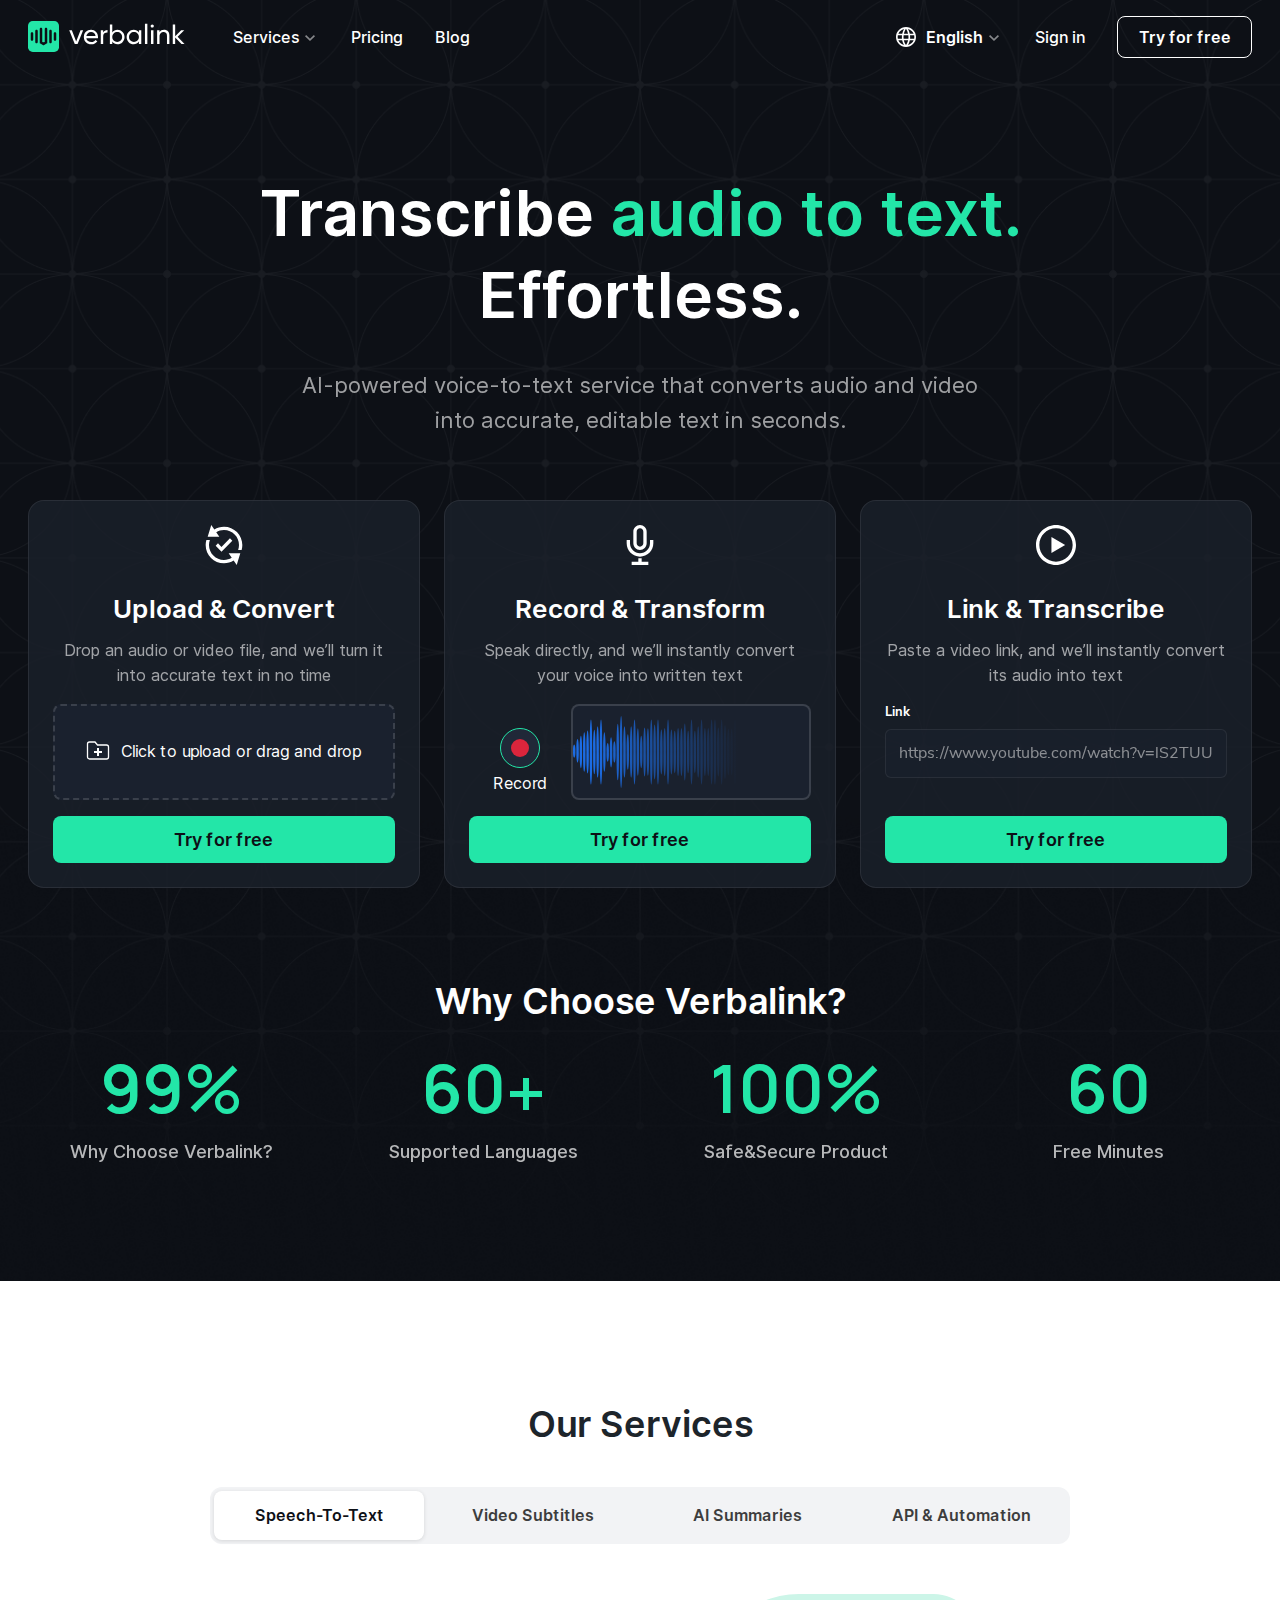
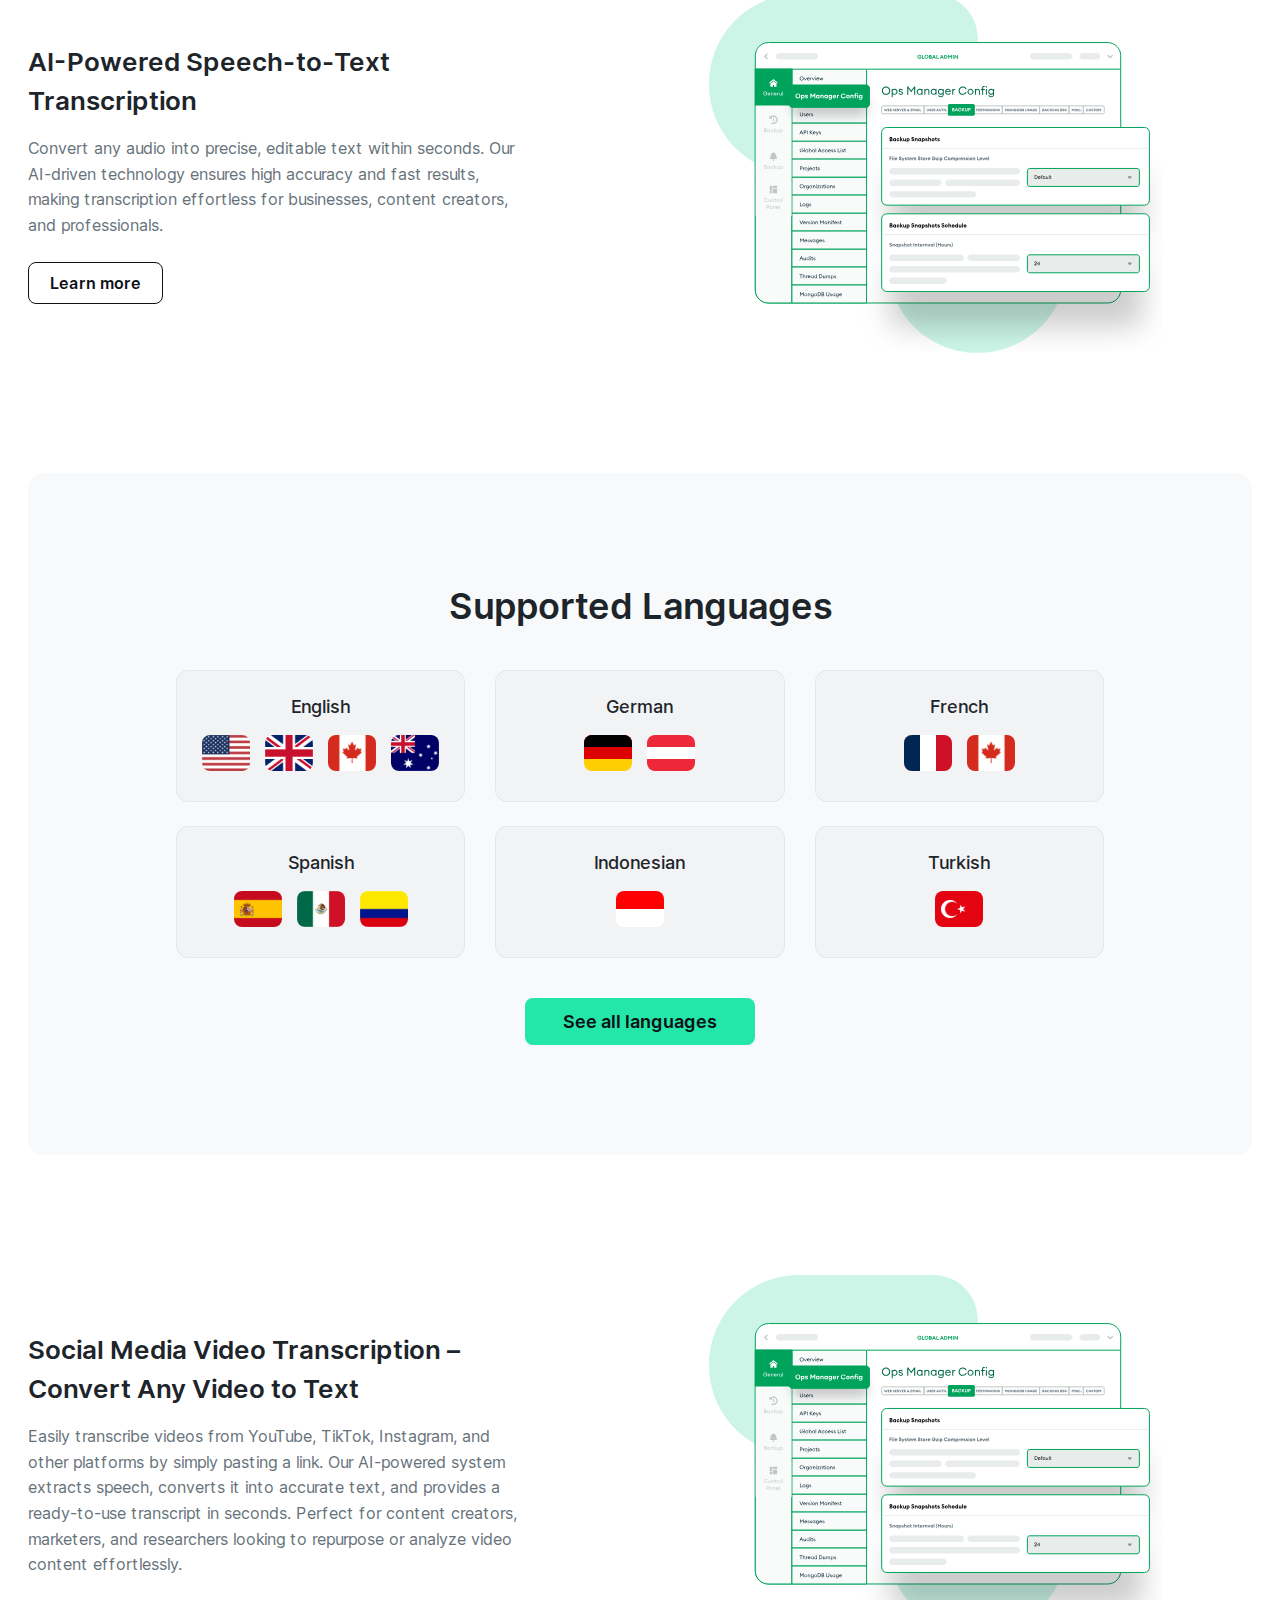
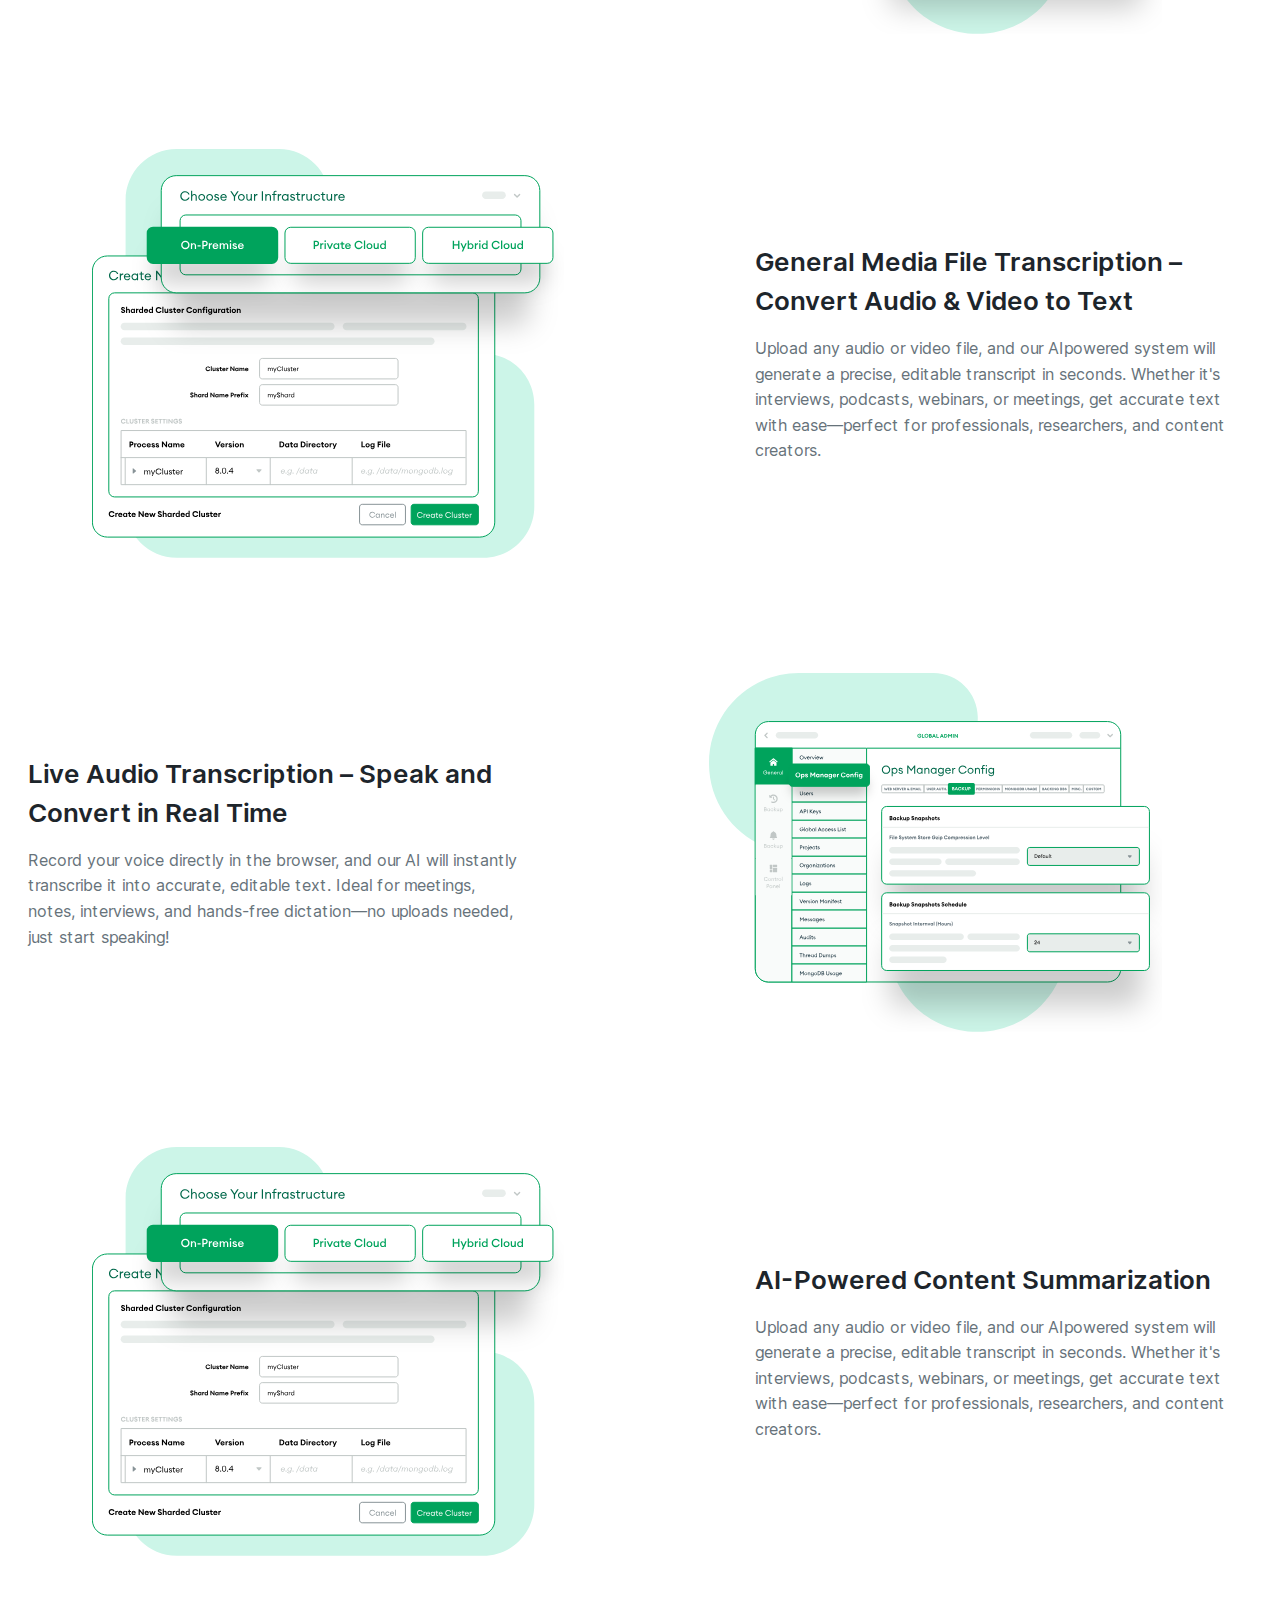
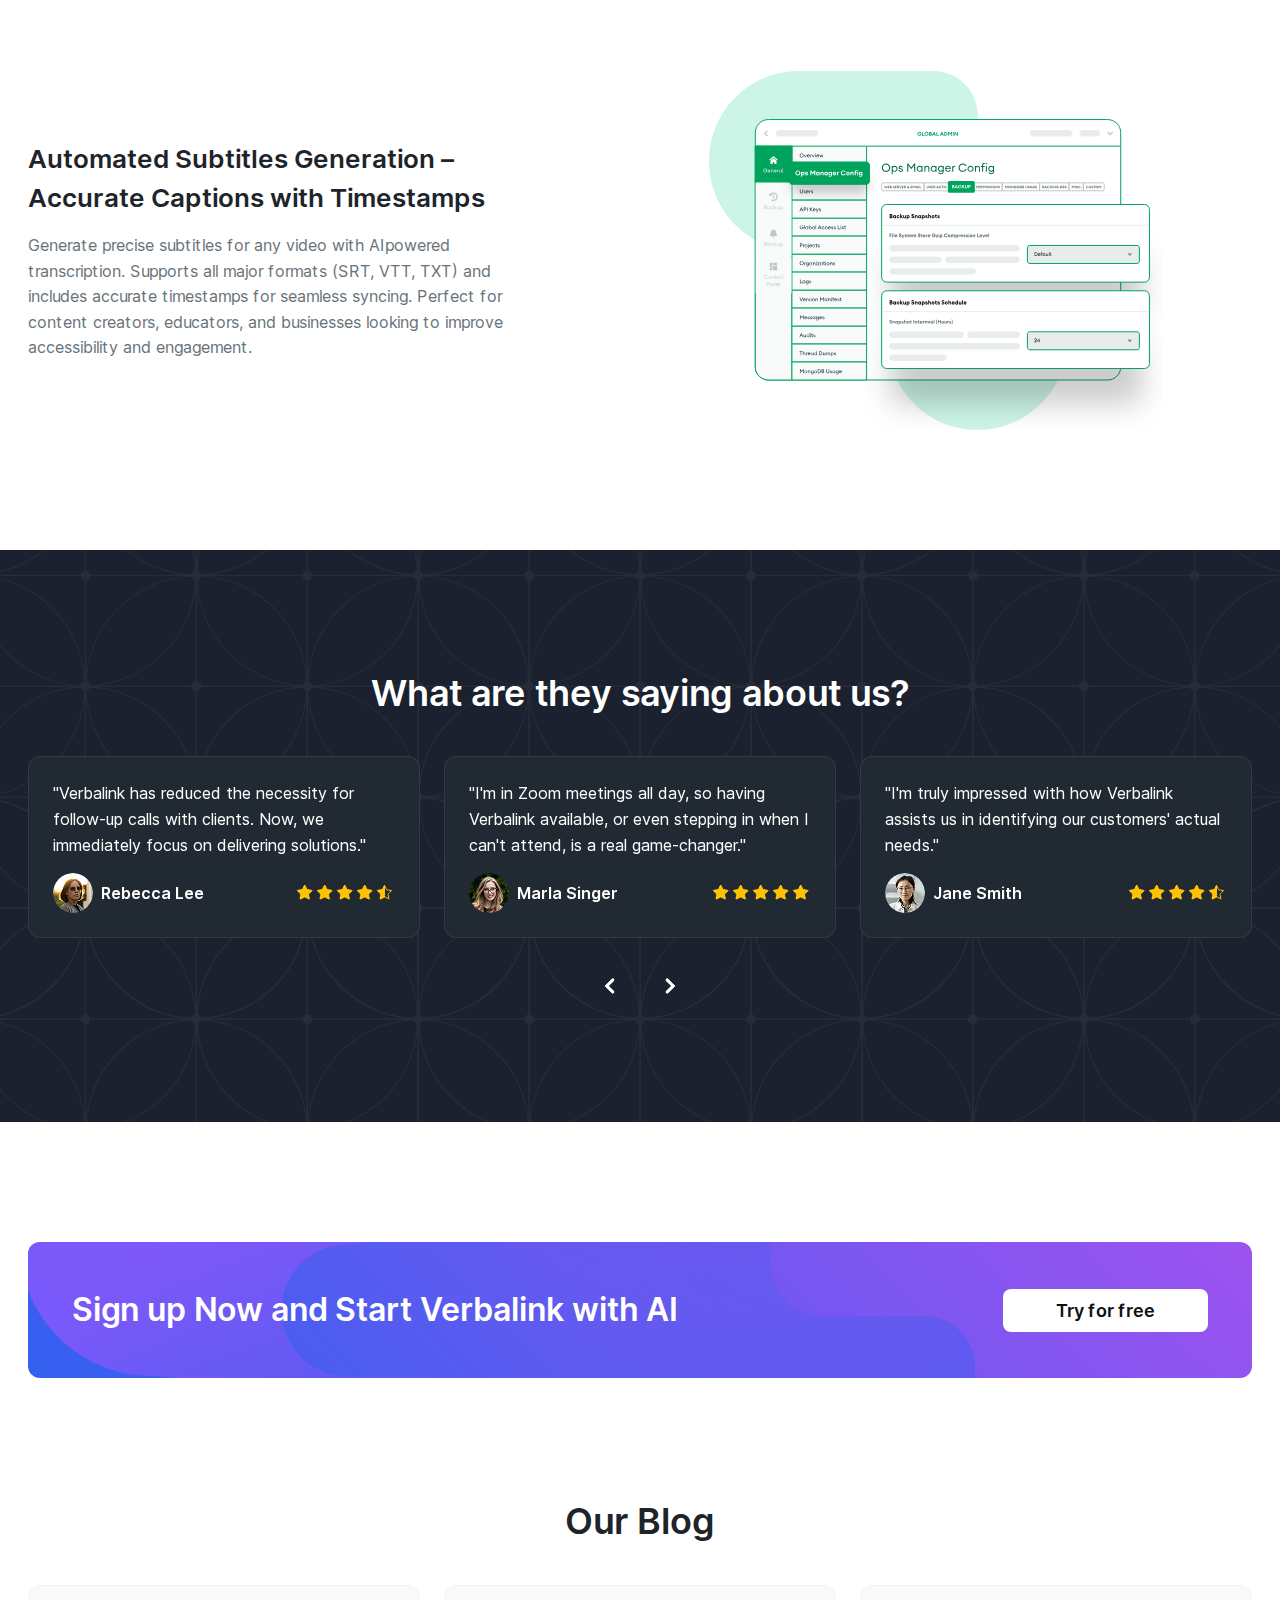
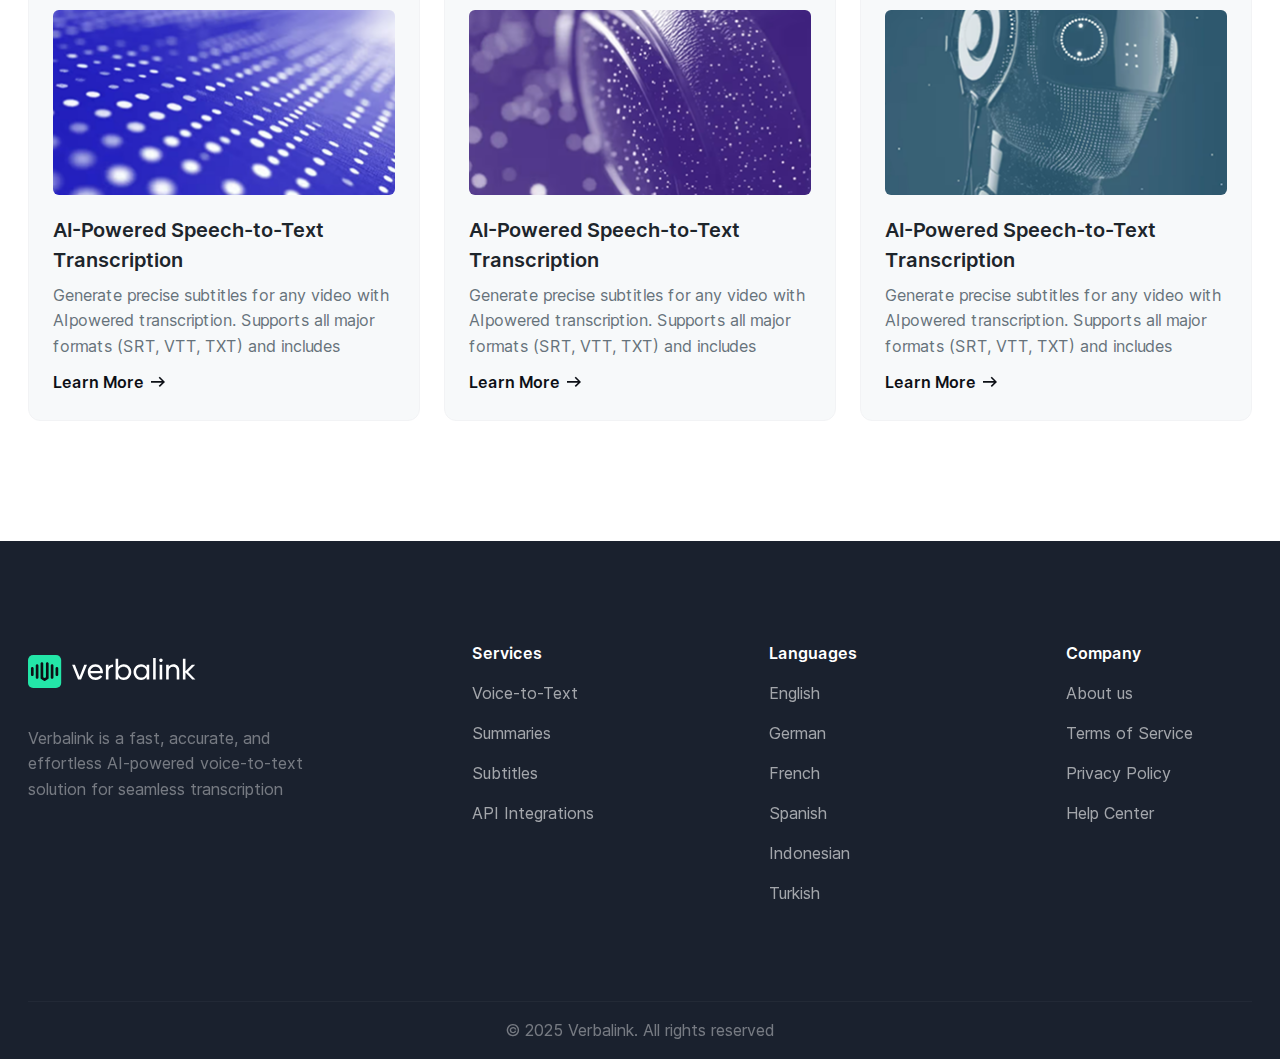
<file: index.html>
<!DOCTYPE html>
<html lang="en">
<head>
	<meta charset="UTF-8">
	<meta name="viewport" content="width=device-width, initial-scale=1.0, shrink-to-fit=no, user-scalable=no">
	<meta content="telephone=no" name="format-detection"/>
	<link rel="stylesheet" href="assets/css/swiper-bundle.min.css">
	<link rel="stylesheet" href="assets/css/style.css">
	<title>verbalink</title>
</head>
<body>
	<!--Sprite-->
	<svg style="display: none;">
		<symbol id="globe-icon" viewBox="0 0 24 24">
			<g>
				<path fill-rule="evenodd" clip-rule="evenodd" d="M12 2C17.5192 2 22 6.48083 22 12C22 17.5192 17.5192 22 12 22C6.48083 22 2 17.5192 2 12C2 6.48083 6.48083 2 12 2ZM14.1308 15.3333H9.86833C10.3233 17.3833 11.0692 18.7617 12 20.12C12.995 18.6692 13.7008 17.2783 14.1308 15.3333ZM8.16667 15.3333H4.36083C5.39083 17.6875 7.4475 19.4767 9.99 20.0967C9.11667 18.6525 8.50417 17.0483 8.16667 15.3333ZM19.6392 15.3333H15.8333C15.5075 16.99 14.9208 18.5725 14.0208 20.0783C16.5308 19.4425 18.6183 17.6658 19.6392 15.3333ZM7.96833 10.3333H3.83333C3.61083 11.4275 3.61083 12.5708 3.83333 13.6667H7.92917C7.83 12.5592 7.845 11.44 7.96833 10.3333ZM14.3525 10.3333H9.64667C9.50917 11.4383 9.4925 12.56 9.6025 13.6667H14.3967C14.5075 12.56 14.4892 11.4392 14.3525 10.3333ZM20.1667 10.3333H16.0308C16.1542 11.44 16.1692 12.5592 16.0708 13.6667H20.1667C20.3833 12.5958 20.3942 11.46 20.1667 10.3333ZM10.0367 3.8925C7.4725 4.5025 5.3975 6.2975 4.36083 8.66667H8.23833C8.60083 6.965 9.22 5.34583 10.0367 3.8925ZM11.9992 3.8525C11.0917 5.3275 10.4075 6.73 9.94667 8.66667H14.0525C13.6075 6.795 12.9383 5.37667 11.9992 3.8525ZM13.9725 3.91C14.8167 5.42 15.4167 7.04333 15.7608 8.66667H19.6392C18.6125 6.32 16.5042 4.535 13.9725 3.91Z"/>
			</g>
		</symbol>
	</svg>

	<div class="wrapper">
		<header class="header">
			<div class="container">
				<div class="header__inner">
					<a href="/" class="header__logo">
						<img src="assets/images/logo.svg" alt="">
					</a>
					<nav class="header__nav">
						<div class="header__col">
							<div class="header__link header__link_drop">
								<span>Services</span>
								<div class="header__menu menu">
									<div class="menu__wrapper">
										<div class="menu__inner">
											<a href="voice-to-text.html" class="menu__item">
												<div class="menu__icon">
													<img src="assets/images/voice-icon.svg" alt="">
												</div>
												<div class="menu__info">
													<div class="menu__title">Voice-to-Text</div>
													<div class="menu__description">Speak directly, and we’ll instantly convert your voice into written text</div>
												</div>
											</a><!--/menu__item-->
											<a href="summaries.html" class="menu__item">
												<div class="menu__icon">
													<img src="assets/images/drop-icon.svg" alt="">
												</div>
												<div class="menu__info">
													<div class="menu__title">Summaries</div>
													<div class="menu__description">Drop an audio or video file, and we’ll turn it into accurate text in no time</div>
												</div>
											</a><!--/menu__item-->
											<a href="subtitles.html" class="menu__item">
												<div class="menu__icon">
													<img src="assets/images/video-icon.svg" alt="">
												</div>
												<div class="menu__info">
													<div class="menu__title">Subtitles</div>
													<div class="menu__description">Paste a video link, and we’ll instantly convert its audio into text</div>
												</div>
											</a><!--/menu__item-->
											<a href="api.html" class="menu__item">
												<div class="menu__icon">
													<img src="assets/images/setting-icon.svg" alt="">
												</div>
												<div class="menu__info">
													<div class="menu__title">API</div>
													<div class="menu__description">Effortlessly connect Verbalink with your favorite tools and platforms.</div>
												</div>
											</a><!--/menu__item-->
										</div>
									</div>
								</div><!--/menu-->
							</div>
							<a href="pricing.html" class="header__link">
								<span>Pricing</span>
							</a>
							<a href="#" class="header__link">
								<span>Blog</span>
							</a>
						</div>
						<div class="header__col">
							<div class="header__lang lang">
								<div class="lang__select">
									<svg>
										<use xlink:href="#globe-icon"></use>
									</svg>
									<span>English</span>
								</div>
								<div class="lang__dropdown">
									<div class="lang__inner">
										<div class="lang__option selected">
											<div class="lang__icon">
												<img src="assets/images/en-icon.svg" alt="">
											</div>
											<span class="lang__name">English</span>
										</div><!--/lang__option-->
										<div class="lang__option">
											<div class="lang__icon">
												<img src="assets/images/spain-icon.svg" alt="">
											</div>
											<span class="lang__name">Spanish</span>
										</div><!--/lang__option-->
										<div class="lang__option">
											<div class="lang__icon">
												<img src="assets/images/brazil-icon.svg" alt="">
											</div>
											<span class="lang__name">Portuguese</span>
										</div><!--/lang__option-->
									</div>
								</div>
							</div><!--/lang-->
							<a href="#" class="header__sign">
								<span>Sign in</span>
							</a>
							<a href="#" class="btn btn_wh">Try for free</a>
						</div>
					</nav>
					<div class="header__burger burger">
						<span class="burger__item"></span>
					</div>
				</div>
			</div>
		</header><!--/header-->
		<main class="main">
			<section class="intro section">
				<div class="container">
					<h1 class="intro__title">Transcribe <span>audio to text.</span><br> Effortless.</h1>
					<div class="intro__subtitle">AI-powered voice-to-text service that converts audio and video into accurate, editable text in seconds.</div>
					<div class="intro__function function function_dark">
						<div class="function__inner">
							<div class="function__box">
								<div class="function__content">
									<div class="function__icon">
										<img src="assets/images/convert-icon.svg" alt="">
									</div>
									<div class="function__title">Upload & Convert</div>
									<div class="function__description">Drop an audio or video file, and we’ll turn it into accurate text in no time</div>
									<div class="function__add add">
										<form action="#" class="add-container">
											<div class="add-file">
												<input id="file-input" type="file" name="file" multiple>
					              				 <label for="file-input">
					              				 	<img src="assets/images/file-icon.svg" alt="">
					              				 	<span>Click to upload or drag and drop</span>
					              				 </label>
											</div>	
										</form>
									</div>
								</div>
								<a href="#" class="btn-green">Try for free</a>
							</div><!--/function__box-->
							<div class="function__box">
								<div class="function__content">
									<div class="function__icon">
										<img src="assets/images/record-icon.svg" alt="">
									</div>
									<div class="function__title">Record & Transform</div>
									<div class="function__description">Speak directly, and we’ll instantly convert your voice into written text</div>
									<div class="function__record record">
										<div class="record__btn">
											<div class="record__icon"></div>
											<div class="record__description">Record</div>
										</div>
										<div class="record__signal">
											<img src="assets/images/signal.svg" alt="">
										</div>
									</div>
								</div>
								<a href="#" class="btn-green">Try for free</a>
							</div><!--/function__box-->
							<div class="function__box">
								<div class="function__content">
									<div class="function__icon">
										<img src="assets/images/play-icon.svg" alt="">
									</div>
									<div class="function__title">Link & Transcribe</div>
									<div class="function__description">Paste a video link, and we’ll instantly convert its audio into text</div>
									<div class="function__link">
										<div class="function__link-description">Link</div>
										<div class="function__link-input">
											<input type="text" value="https://www.youtube.com/watch?v=lS2TUU">
										</div>
									</div>
								</div>
								<a href="#" class="btn-green">Try for free</a>
							</div><!--/function__box-->
						</div>
					</div><!--/function-->
					<div class="intro__stat stat">
						<h2 class="stat__title">Why Choose Verbalink?</h2>
						<div class="stat__inner">
							<div class="stat__item">
								<div class="stat__number">99%</div>
								<div class="stat__description">Why Choose Verbalink?</div>
							</div>
							<div class="stat__item">
								<div class="stat__number">60+</div>
								<div class="stat__description">Supported Languages</div>
							</div>
							<div class="stat__item">
								<div class="stat__number">100%</div>
								<div class="stat__description">Safe&Secure Product</div>
							</div>
							<div class="stat__item">
								<div class="stat__number">60</div>
								<div class="stat__description">Free Minutes</div>
							</div>
						</div>
					</div><!--/stat-->
				</div>
			</section><!--/intro-->
			<section class="services section">
				<div class="container">
					<h2 class="title">Our Services</h2>
					<div class="tabs-nav">
						<div class="tabs-nav__inner">
							<a href="#" onclick="javascript:tabs(1);return false;" class="t1 active">Speech-to-Text </a>
							<a href="#" onclick="javascript:tabs(2);return false;"  class="t2">Video Subtitles</a>
							<a href="#" onclick="javascript:tabs(3);return false;"  class="t3">AI Summaries</a>
							<a href="#" onclick="javascript:tabs(4);return false;"  class="t4">API & Automation</a>
						</div>
					</div>
					<div class="tabs-block tab_1">
						<div class="services__item">
							<div class="services__info">
								<h3 class="services__title">AI-Powered Speech-to-Text Transcription</h3>
								<div class="services__description">Convert any audio into precise, editable text within seconds. Our AI-driven technology ensures high accuracy and fast results, making transcription effortless for businesses, content creators, and professionals.</div>
								<a href="#" class="btn">Learn more</a>
							</div>
							<div class="services__photo">
								<img src="assets/images/services_1.svg" alt="">
							</div>
						</div><!--/services__item-->
					</div><!--/tabs-block-->
					<div class="tabs-block tab_2">
						<div class="services__item">
							<div class="services__info">
								<h3 class="services__title">AI-Powered Speech-to-Text Transcription</h3>
								<div class="services__description">Convert any audio into precise, editable text within seconds. Our AI-driven technology ensures high accuracy and fast results, making transcription effortless for businesses, content creators, and professionals.</div>
								<a href="#" class="btn">Learn more</a>
							</div>
							<div class="services__photo">
								<img src="assets/images/services_1.svg" alt="">
							</div>
						</div><!--/services__item-->
					</div><!--/tabs-block-->
					<div class="tabs-block tab_3">
						<div class="services__item">
							<div class="services__info">
								<h3 class="services__title">AI-Powered Speech-to-Text Transcription</h3>
								<div class="services__description">Convert any audio into precise, editable text within seconds. Our AI-driven technology ensures high accuracy and fast results, making transcription effortless for businesses, content creators, and professionals.</div>
								<a href="#" class="btn">Learn more</a>
							</div>
							<div class="services__photo">
								<img src="assets/images/services_1.svg" alt="">
							</div>
						</div><!--/services__item-->
					</div><!--/tabs-block-->
					<div class="tabs-block tab_4">
						<div class="services__item">
							<div class="services__info">
								<h3 class="services__title">AI-Powered Speech-to-Text Transcription</h3>
								<div class="services__description">Convert any audio into precise, editable text within seconds. Our AI-driven technology ensures high accuracy and fast results, making transcription effortless for businesses, content creators, and professionals.</div>
								<a href="#" class="btn">Learn more</a>
							</div>
							<div class="services__photo">
								<img src="assets/images/services_1.svg" alt="">
							</div>
						</div><!--/services__item-->
					</div><!--/tabs-block-->
				</div>
			</section><!--/services-->
			<section class="languages section">
				<div class="container">
					<div class="languages__box">
						<h2 class="title">Supported Languages</h2>
						<div class="languages__wrapper">
							<div class="languages__inner">
								<a href="#" class="languages__item">
									<div class="languages__name">English</div>
									<div class="languages__country">
										<div class="languages__icon">
											<img src="assets/images/country_1.svg" alt="">
										</div>
										<div class="languages__icon">
											<img src="assets/images/country_2.svg" alt="">
										</div>
										<div class="languages__icon">
											<img src="assets/images/country_3.svg" alt="">
										</div>
										<div class="languages__icon">
											<img src="assets/images/country_4.svg" alt="">
										</div>
									</div>
								</a><!--/languages__item-->
								<a href="#" class="languages__item">
									<div class="languages__name">German</div>
									<div class="languages__country">
										<div class="languages__icon">
											<img src="assets/images/country_5.svg" alt="">
										</div>
										<div class="languages__icon">
											<img src="assets/images/country_6.svg" alt="">
										</div>
									</div>
								</a><!--/languages__item-->
								<a href="#" class="languages__item">
									<div class="languages__name">French</div>
									<div class="languages__country">
										<div class="languages__icon">
											<img src="assets/images/country_7.svg" alt="">
										</div>
										<div class="languages__icon">
											<img src="assets/images/country_8.svg" alt="">
										</div>
									</div>
								</a><!--/languages__item-->
								<a href="#" class="languages__item">
									<div class="languages__name">Spanish</div>
									<div class="languages__country">
										<div class="languages__icon">
											<img src="assets/images/country_9.svg" alt="">
										</div>
										<div class="languages__icon">
											<img src="assets/images/country_10.svg" alt="">
										</div>
										<div class="languages__icon">
											<img src="assets/images/country_11.svg" alt="">
										</div>
									</div>
								</a><!--/languages__item-->
								<a href="#" class="languages__item">
									<div class="languages__name">Indonesian</div>
									<div class="languages__country">
										<div class="languages__icon">
											<img src="assets/images/country_12.svg" alt="">
										</div>
									</div>
								</a><!--/languages__item-->
								<a href="#" class="languages__item">
									<div class="languages__name">Turkish</div>
									<div class="languages__country">
										<div class="languages__icon">
											<img src="assets/images/country_13.svg" alt="">
										</div>
									</div>
								</a><!--/languages__item-->
							</div>
						</div>
						<a href="#" class="btn-green">See all languages</a>
					</div>
				</div>
			</section><!--/languages-->
			<section class="services section">
				<div class="container">
					<div class="services__item">
						<div class="services__info">
							<h3 class="services__title">Social Media Video Transcription – Convert Any Video to Text</h3>
							<div class="services__description">Easily transcribe videos from YouTube, TikTok, Instagram, and other platforms by simply pasting a link. Our AI-powered system extracts speech, converts it into accurate text, and provides a ready-to-use transcript in seconds. Perfect for content creators, marketers, and researchers looking to repurpose or analyze video content effortlessly.</div>
						</div>
						<div class="services__photo">
							<img src="assets/images/services_1.svg" alt="">
						</div>
					</div><!--/services__item-->
					<div class="services__item">
						<div class="services__photo">
							<img src="assets/images/services_2.svg" alt="">
						</div>
						<div class="services__info">
							<h3 class="services__title">General Media File Transcription – Convert Audio & Video to Text</h3>
							<div class="services__description">Upload any audio or video file, and our AIpowered system will generate a precise, editable transcript in seconds. Whether it's interviews, podcasts, webinars, or meetings, get accurate text with ease—perfect for professionals, researchers, and content creators.</div>
						</div>
					</div><!--/services__item-->
					<div class="services__item">
						<div class="services__info">
							<h3 class="services__title">Live Audio Transcription – Speak and Convert in Real Time</h3>
							<div class="services__description">Record your voice directly in the browser, and our AI will instantly transcribe it into accurate, editable text. Ideal for meetings, notes, interviews, and hands-free dictation—no uploads needed, just start speaking!</div>
						</div>
						<div class="services__photo">
							<img src="assets/images/services_1.svg" alt="">
						</div>
					</div><!--/services__item-->
					<div class="services__item">
						<div class="services__photo">
							<img src="assets/images/services_2.svg" alt="">
						</div>
						<div class="services__info">
							<h3 class="services__title">AI-Powered Content Summarization</h3>
							<div class="services__description">Upload any audio or video file, and our AIpowered system will generate a precise, editable transcript in seconds. Whether it's interviews, podcasts, webinars, or meetings, get accurate text with ease—perfect for professionals, researchers, and content creators.</div>
						</div>
					</div><!--/services__item-->
					<div class="services__item">
						<div class="services__info">
							<h3 class="services__title">Automated Subtitles Generation – Accurate Captions with Timestamps</h3>
							<div class="services__description">Generate precise subtitles for any video with AIpowered transcription. Supports all major formats (SRT, VTT, TXT) and includes accurate timestamps for seamless syncing. Perfect for content creators, educators, and businesses looking to improve accessibility and engagement.</div>
						</div>
						<div class="services__photo">
							<img src="assets/images/services_1.svg" alt="">
						</div>
					</div><!--/services__item-->
				</div>
			</section><!--/services-->
			<section class="reviews section">
				<div class="container">
					<h2 class="title title_wh">What are they saying about us?</h2>
					<div class="reviews__content">
						<div class="reviews__slider swiper">
							<div class="reviews__wrapper swiper-wrapper">
								<div class="reviews__slide swiper-slide">
									<div class="reviews__box">
										<div class="reviews__text">"Verbalink has reduced the necessity for follow-up calls with clients. Now, we immediately focus on delivering solutions."</div>
										<div class="reviews__row">
											<div class="reviews__autor">
												<div class="reviews__autor-photo">
													<img src="assets/images/reviews_1.png" alt="">
												</div>
												<div class="reviews__autor-name">Rebecca Lee</div>
											</div>
											<div class="reviews__rating">
												<div class="reviews__rating-fill reviews__rating-fill_45"></div>
											</div>
										</div>
									</div><!--reviews__box-->
								</div><!--/reviews__slide-->
								<div class="reviews__slide swiper-slide">
									<div class="reviews__box">
										<div class="reviews__text">"I'm in Zoom meetings all day, so having Verbalink available, or even stepping in when I can't attend, is a real game-changer."</div>
										<div class="reviews__row">
											<div class="reviews__autor">
												<div class="reviews__autor-photo">
													<img src="assets/images/reviews_2.png" alt="">
												</div>
												<div class="reviews__autor-name">Marla Singer</div>
											</div>
											<div class="reviews__rating">
												<div class="reviews__rating-fill"></div>
											</div>
										</div>
									</div><!--reviews__box-->
								</div><!--/reviews__slide-->
								<div class="reviews__slide swiper-slide">
									<div class="reviews__box">
										<div class="reviews__text">"I'm truly impressed with how Verbalink assists us in identifying our customers' actual needs."</div>
										<div class="reviews__row">
											<div class="reviews__autor">
												<div class="reviews__autor-photo">
													<img src="assets/images/reviews_3.png" alt="">
												</div>
												<div class="reviews__autor-name">Jane Smith</div>
											</div>
											<div class="reviews__rating">
												<div class="reviews__rating-fill reviews__rating-fill_45"></div>
											</div>
										</div>
									</div><!--reviews__box-->
								</div><!--/reviews__slide-->
								<div class="reviews__slide swiper-slide">
									<div class="reviews__box">
										<div class="reviews__text">"Verbalink has reduced the necessity for follow-up calls with clients. Now, we immediately focus on delivering solutions."</div>
										<div class="reviews__row">
											<div class="reviews__autor">
												<div class="reviews__autor-photo">
													<img src="assets/images/reviews_1.png" alt="">
												</div>
												<div class="reviews__autor-name">Rebecca Lee</div>
											</div>
											<div class="reviews__rating">
												<div class="reviews__rating-fill reviews__rating-fill_45"></div>
											</div>
										</div>
									</div><!--reviews__box-->
								</div><!--/reviews__slide-->
								<div class="reviews__slide swiper-slide">
									<div class="reviews__box">
										<div class="reviews__text">"I'm in Zoom meetings all day, so having Verbalink available, or even stepping in when I can't attend, is a real game-changer."</div>
										<div class="reviews__row">
											<div class="reviews__autor">
												<div class="reviews__autor-photo">
													<img src="assets/images/reviews_2.png" alt="">
												</div>
												<div class="reviews__autor-name">Marla Singer</div>
											</div>
											<div class="reviews__rating">
												<div class="reviews__rating-fill"></div>
											</div>
										</div>
									</div><!--reviews__box-->
								</div><!--/reviews__slide-->
								<div class="reviews__slide swiper-slide">
									<div class="reviews__box">
										<div class="reviews__text">"I'm truly impressed with how Verbalink assists us in identifying our customers' actual needs."</div>
										<div class="reviews__row">
											<div class="reviews__autor">
												<div class="reviews__autor-photo">
													<img src="assets/images/reviews_3.png" alt="">
												</div>
												<div class="reviews__autor-name">Jane Smith</div>
											</div>
											<div class="reviews__rating">
												<div class="reviews__rating-fill reviews__rating-fill_45"></div>
											</div>
										</div>
									</div><!--reviews__box-->
								</div><!--/reviews__slide-->
							</div>
						</div><!--/reviews__slider-->
						<div class="slider-arrows">
							<div class="slider-arrow slider-arrow_prev">
								<img src="assets/images/slider-arrow.svg" alt="">
							</div>
							<div class="slider-arrow slider-arrow_next">
								<img src="assets/images/slider-arrow.svg" alt="">
							</div>
						</div><!--/slider-arrows-->
					</div>
				</div>
			</section><!--/reviews-->
			<section class="banner section">
				<div class="container">
					<div class="banner__box">
						<div class="banner__inner">
							<h4 class="title-small title-small_wh">Sign up Now and Start Verbalink with AI</h4>
							<a href="#" class="btn btn_unborder">Try for free</a>
						</div>
					</div>
				</div>
			</section><!--/banner-->
			<section class="blog section">
				<div class="container">
					<h2 class="title"> Our Blog</h2>
					<div class="blog__content">
						<div class="blog__slider swiper">
							<div class="blog__wrapper swiper-wrapper">
								<div class="blog__slide swiper-slide">
									<div class="blog__box">
										<div class="blog__block">
											<div class="blog__photo">
												<img src="assets/images/blog-photo_1.png" alt="">
											</div>
											<h4 class="blog__title">AI-Powered Speech-to-Text Transcription</h4>
											<div class="blog__description">Generate precise subtitles for any video with AIpowered transcription. Supports all major formats (SRT, VTT, TXT) and includes</div>
										</div>
										<a href="#" class="link">Learn More</a>
									</div><!--/blog__box-->
								</div><!--/blog__slide-->
								<div class="blog__slide swiper-slide">
									<div class="blog__box">
										<div class="blog__block">
											<div class="blog__photo">
												<img src="assets/images/blog-photo_2.png" alt="">
											</div>
											<h4 class="blog__title">AI-Powered Speech-to-Text Transcription</h4>
											<div class="blog__description">Generate precise subtitles for any video with AIpowered transcription. Supports all major formats (SRT, VTT, TXT) and includes </div>
										</div>
										<a href="#" class="link">Learn More</a>
									</div><!--/blog__box-->
								</div><!--/blog__slide-->
								<div class="blog__slide swiper-slide">
									<div class="blog__box">
										<div class="blog__block">
											<div class="blog__photo">
												<img src="assets/images/blog-photo_3.png" alt="">
											</div>
											<h4 class="blog__title">AI-Powered Speech-to-Text Transcription</h4>
											<div class="blog__description">Generate precise subtitles for any video with AIpowered transcription. Supports all major formats (SRT, VTT, TXT) and includes </div>
										</div>
										<a href="#" class="link">Learn More</a>
									</div><!--/blog__box-->
								</div><!--/blog__slide-->
							</div>
						</div><!--/blog__slider-->
						<div class="slider-arrows">
							<div class="slider-arrow slider-arrow_prev">
								<img src="assets/images/slider-arrow_bl.svg" alt="">
							</div>
							<div class="slider-arrow slider-arrow_next">
								<img src="assets/images/slider-arrow_bl.svg" alt="">
							</div>
						</div><!--/slider-arrows-->
					</div>
				</div>
			</section><!--/blog--->
		</main>
		<footer class="footer">
			<div class="container">
				<div class="footer__menu">
					<div class="footer__col">
						<a href="#" class="footer__logo">
							<img src="assets/images/logo.svg" alt="">
						</a>
						<div class="footer__description">Verbalink is a fast, accurate, and effortless AI-powered voice-to-text solution for seamless transcription</div>
					</div>
					<div class="footer__col">
						<div class="footer__title">Services</div>
						<ul class="footer__list">
							<li>
								<a href="#" class="footer__link">Voice-to-Text</a>
							</li>
							<li>
								<a href="#" class="footer__link">Summaries</a>
							</li>
							<li>
								<a href="#" class="footer__link">Subtitles</a>
							</li>
							<li>
								<a href="#" class="footer__link">API Integrations</a>
							</li>
						</ul>
					</div>
					<div class="footer__col">
						<div class="footer__title">Languages</div>
						<ul class="footer__list">
							<li>
								<a href="#" class="footer__link">English</a>
							</li>
							<li>
								<a href="#" class="footer__link">German</a>
							</li>
							<li>
								<a href="#" class="footer__link">French</a>
							</li>
							<li>
								<a href="#" class="footer__link">Spanish</a>
							</li>
							<li>
								<a href="#" class="footer__link">Indonesian</a>
							</li>
							<li>
								<a href="#" class="footer__link">Turkish</a>
							</li>
						</ul>
					</div>
					<div class="footer__col">
						<div class="footer__title">Company</div>
						<ul class="footer__list">
							<li>
								<a href="#" class="footer__link">About us</a>
							</li>
							<li>
								<a href="#" class="footer__link">Terms of Service</a>
							</li>
							<li>
								<a href="#" class="footer__link">Privacy Policy</a>
							</li>
							<li>
								<a href="#" class="footer__link">Help Center</a>
							</li>
						</ul>
					</div>
				</div>
				<div class="footer__copyright">© 2025 Verbalink. All rights reserved</div>
			</div>
		</footer><!--/footer-->
	</div>

	<script src="assets/js/jquery-3.6.0.min.js"></script>
	<script src="assets/js/swiper-bundle.min.js"></script>
	<script src="assets/js/script.js"></script>
</body>
</html>
</file>
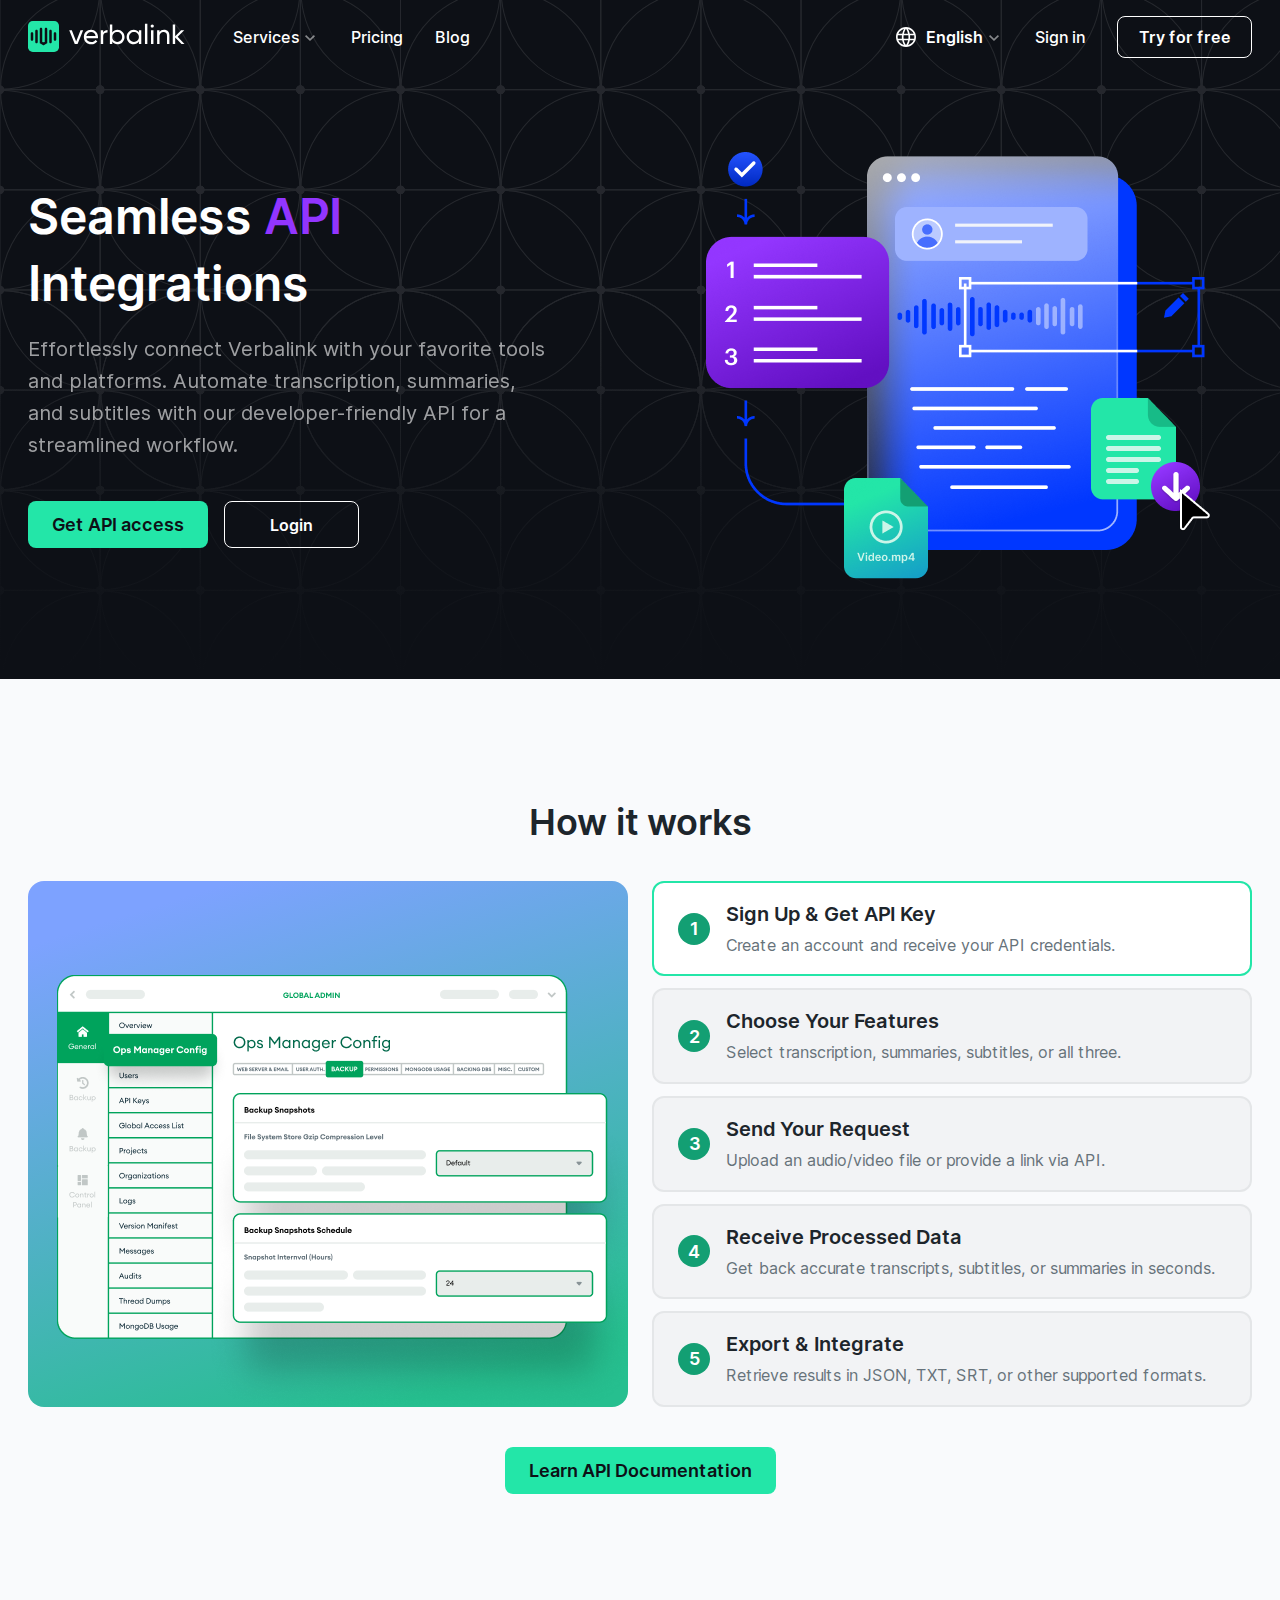
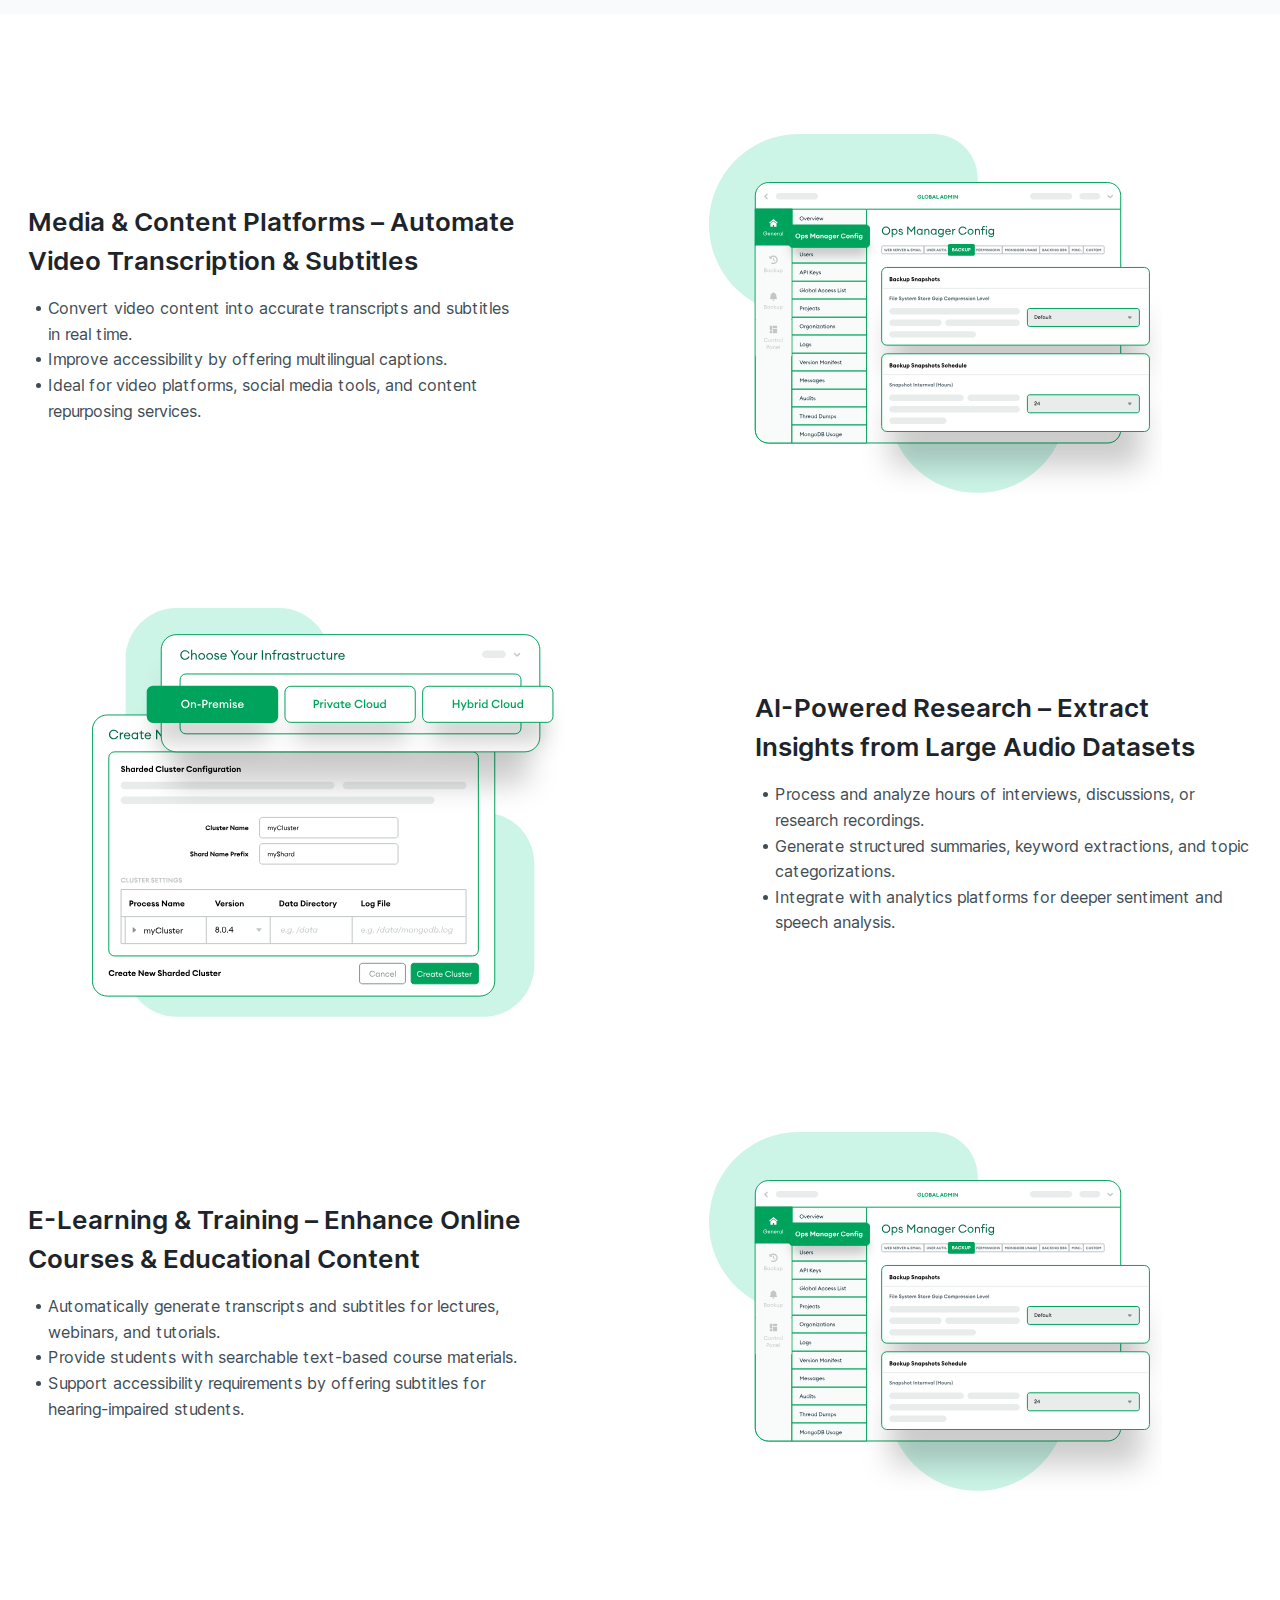
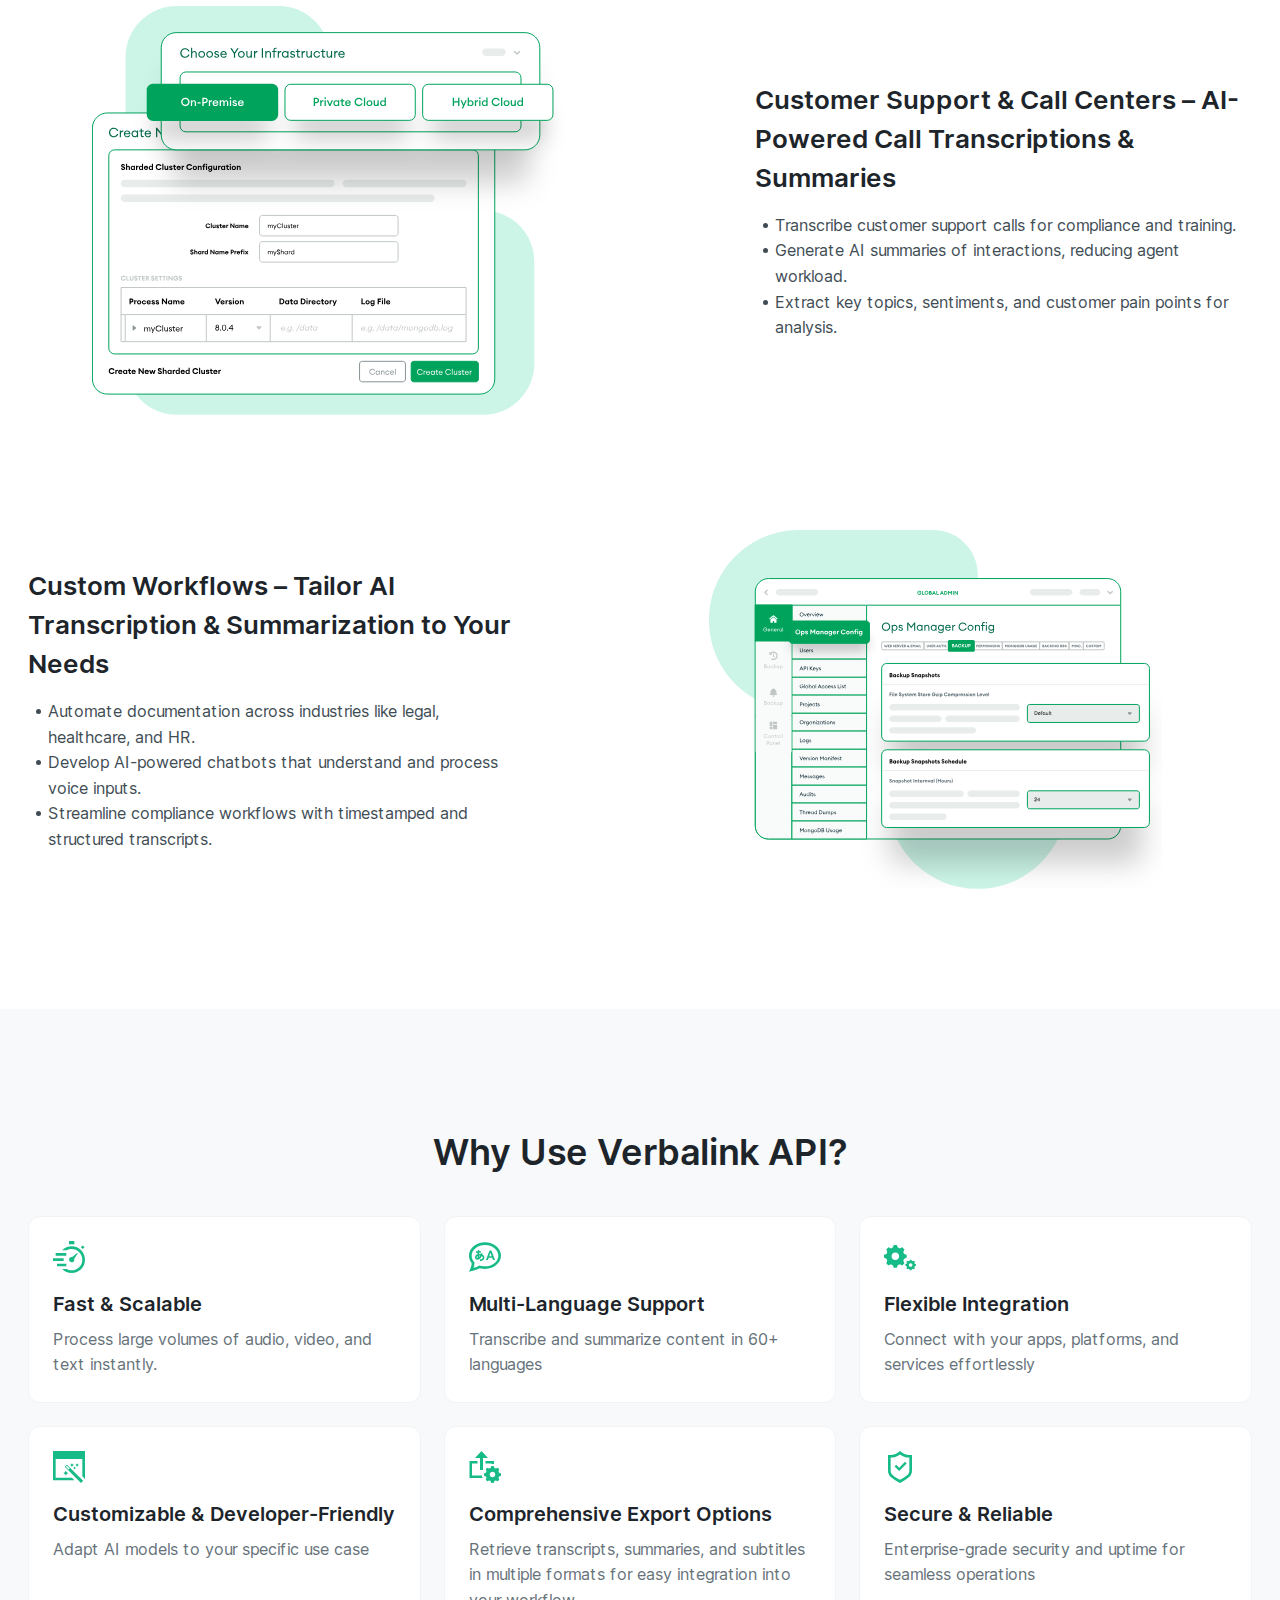
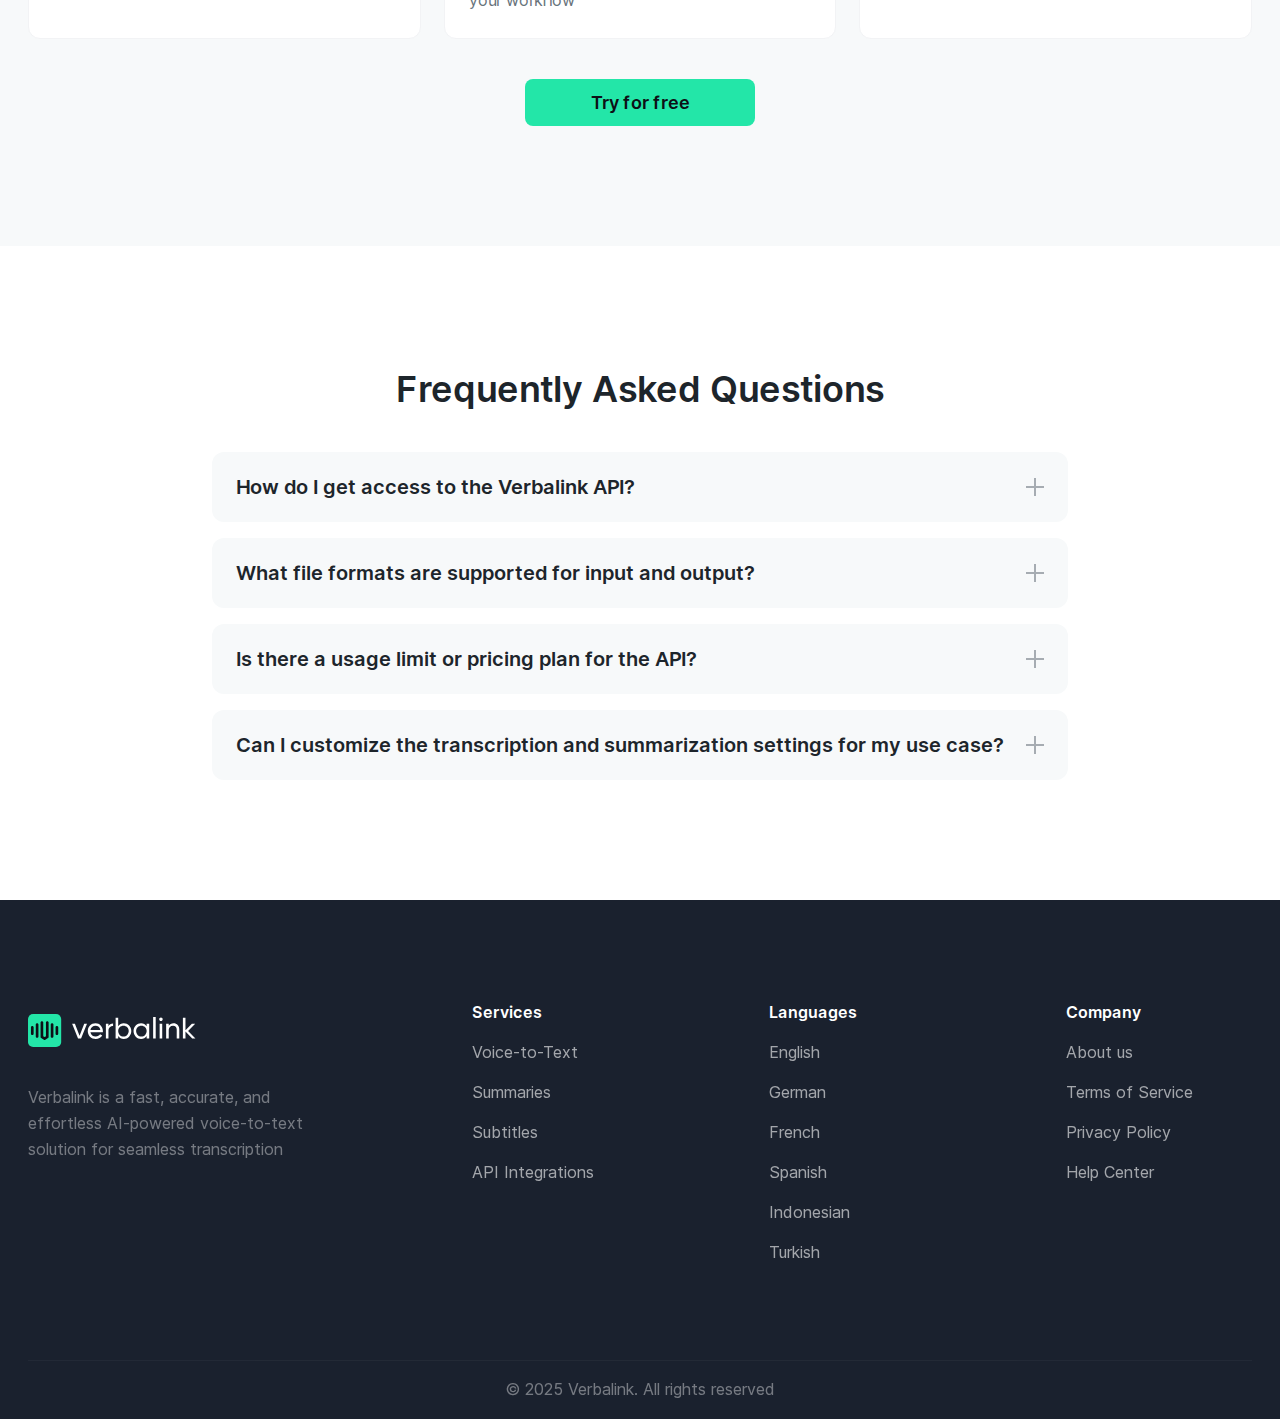
<file: api.html>
<!DOCTYPE html>
<html lang="en">
<head>
	<meta charset="UTF-8">
	<meta name="viewport" content="width=device-width, initial-scale=1.0, shrink-to-fit=no, user-scalable=no">
	<meta content="telephone=no" name="format-detection"/>
	<link rel="stylesheet" href="assets/css/swiper-bundle.min.css">
	<link rel="stylesheet" href="assets/css/style.css">
	<title>API Integration</title>
</head>
<body>
	<!--Sprite-->
	<svg style="display: none;">
		<symbol id="globe-icon" viewBox="0 0 24 24">
			<g>
				<path fill-rule="evenodd" clip-rule="evenodd" d="M12 2C17.5192 2 22 6.48083 22 12C22 17.5192 17.5192 22 12 22C6.48083 22 2 17.5192 2 12C2 6.48083 6.48083 2 12 2ZM14.1308 15.3333H9.86833C10.3233 17.3833 11.0692 18.7617 12 20.12C12.995 18.6692 13.7008 17.2783 14.1308 15.3333ZM8.16667 15.3333H4.36083C5.39083 17.6875 7.4475 19.4767 9.99 20.0967C9.11667 18.6525 8.50417 17.0483 8.16667 15.3333ZM19.6392 15.3333H15.8333C15.5075 16.99 14.9208 18.5725 14.0208 20.0783C16.5308 19.4425 18.6183 17.6658 19.6392 15.3333ZM7.96833 10.3333H3.83333C3.61083 11.4275 3.61083 12.5708 3.83333 13.6667H7.92917C7.83 12.5592 7.845 11.44 7.96833 10.3333ZM14.3525 10.3333H9.64667C9.50917 11.4383 9.4925 12.56 9.6025 13.6667H14.3967C14.5075 12.56 14.4892 11.4392 14.3525 10.3333ZM20.1667 10.3333H16.0308C16.1542 11.44 16.1692 12.5592 16.0708 13.6667H20.1667C20.3833 12.5958 20.3942 11.46 20.1667 10.3333ZM10.0367 3.8925C7.4725 4.5025 5.3975 6.2975 4.36083 8.66667H8.23833C8.60083 6.965 9.22 5.34583 10.0367 3.8925ZM11.9992 3.8525C11.0917 5.3275 10.4075 6.73 9.94667 8.66667H14.0525C13.6075 6.795 12.9383 5.37667 11.9992 3.8525ZM13.9725 3.91C14.8167 5.42 15.4167 7.04333 15.7608 8.66667H19.6392C18.6125 6.32 16.5042 4.535 13.9725 3.91Z"/>
			</g>
		</symbol>
	</svg>

	<div class="wrapper">
		<header class="header">
			<div class="container">
				<div class="header__inner">
					<a href="/" class="header__logo">
						<img src="assets/images/logo.svg" alt="">
					</a>
					<nav class="header__nav">
						<div class="header__col">
							<div class="header__link header__link_drop">
								<span>Services</span>
								<div class="header__menu menu">
									<div class="menu__wrapper">
										<div class="menu__inner">
											<a href="voice-to-text.html" class="menu__item">
												<div class="menu__icon">
													<img src="assets/images/voice-icon.svg" alt="">
												</div>
												<div class="menu__info">
													<div class="menu__title">Voice-to-Text</div>
													<div class="menu__description">Speak directly, and we’ll instantly convert your voice into written text</div>
												</div>
											</a><!--/menu__item-->
											<a href="summaries.html" class="menu__item">
												<div class="menu__icon">
													<img src="assets/images/drop-icon.svg" alt="">
												</div>
												<div class="menu__info">
													<div class="menu__title">Summaries</div>
													<div class="menu__description">Drop an audio or video file, and we’ll turn it into accurate text in no time</div>
												</div>
											</a><!--/menu__item-->
											<a href="subtitles.html" class="menu__item">
												<div class="menu__icon">
													<img src="assets/images/video-icon.svg" alt="">
												</div>
												<div class="menu__info">
													<div class="menu__title">Subtitles</div>
													<div class="menu__description">Paste a video link, and we’ll instantly convert its audio into text</div>
												</div>
											</a><!--/menu__item-->
											<a href="api.html" class="menu__item">
												<div class="menu__icon">
													<img src="assets/images/setting-icon.svg" alt="">
												</div>
												<div class="menu__info">
													<div class="menu__title">API</div>
													<div class="menu__description">Effortlessly connect Verbalink with your favorite tools and platforms.</div>
												</div>
											</a><!--/menu__item-->
										</div>
									</div>
								</div><!--/menu-->
							</div>
							<a href="#" class="header__link">
								<span>Pricing</span>
							</a>
							<a href="#" class="header__link">
								<span>Blog</span>
							</a>
						</div>
						<div class="header__col">
							<div class="header__lang lang">
								<div class="lang__select">
									<svg>
										<use xlink:href="#globe-icon"></use>
									</svg>
									<span>English</span>
								</div>
								<div class="lang__dropdown">
									<div class="lang__inner">
										<div class="lang__option selected">
											<div class="lang__icon">
												<img src="assets/images/en-icon.svg" alt="">
											</div>
											<span class="lang__name">English</span>
										</div><!--/lang__option-->
										<div class="lang__option">
											<div class="lang__icon">
												<img src="assets/images/spain-icon.svg" alt="">
											</div>
											<span class="lang__name">Spanish</span>
										</div><!--/lang__option-->
										<div class="lang__option">
											<div class="lang__icon">
												<img src="assets/images/brazil-icon.svg" alt="">
											</div>
											<span class="lang__name">Portuguese</span>
										</div><!--/lang__option-->
									</div>
								</div>
							</div><!--/lang-->
							<a href="#" class="header__sign">
								<span>Sign in</span>
							</a>
							<a href="#" class="btn btn_wh">Try for free</a>
						</div>
					</nav>
					<div class="header__burger burger">
						<span class="burger__item"></span>
					</div>
				</div>
			</div>
		</header><!--/header-->
		<main class="main">
			<section class="page-intro">
				<div class="container">
					<div class="page-intro__inner">
						<div class="page-intro__info">
							<h1 class="page-intro__title">Seamless <span>API</span> Integrations</h1>
							<div class="page-intro__description">Effortlessly connect Verbalink with your favorite tools and platforms. Automate transcription, summaries, and subtitles with our developer-friendly API for a streamlined workflow.</div>
							<div class="page-intro__buttons">
								<a href="#" class="btn-green">Get API access</a>
								<a href="#" class="btn btn_wh">Login</a>
							</div>
						</div>
						<div class="page-intro__photo">
							<img src="assets/images/graphica_api.png" alt="">
						</div>
					</div>
				</div>
			</section><!--/page-intro-->
			<section class="steps section">
				<div class="container">
					<h2 class="title">How it works</h2>
					<div class="steps__inner">
						<div class="steps__visual"></div>
						<div class="steps__list">
							<div class="steps__item active">
								<div class="steps__info">
									<div class="steps__number">1</div>
									<div class="steps__text">
										<div class="steps__title">Sign Up & Get API Key</div>
										<div class="steps__description">Create an account and receive your API credentials.</div>
									</div>
								</div>
								<div class="steps__photo show">
									<div class="steps__photo-inner">
										<img src="assets/images/steps_1.png" alt="">
									</div>
								</div>
							</div><!--/steps__item-->
							<div class="steps__item">
								<div class="steps__info">
									<div class="steps__number">2</div>
									<div class="steps__text">
										<div class="steps__title">Choose Your Features</div>
										<div class="steps__description">Select transcription, summaries, subtitles, or all three.</div>
									</div>
								</div>
								<div class="steps__photo">
									<div class="steps__photo-inner">
										<img src="assets/images/steps_1.png" alt="">
									</div>
								</div>
							</div><!--/steps__item-->
							<div class="steps__item">
								<div class="steps__info">
									<div class="steps__number">3</div>
									<div class="steps__text">
										<div class="steps__title">Send Your Request</div>
										<div class="steps__description">Upload an audio/video file or provide a link via API.</div>
									</div>
								</div>
								<div class="steps__photo">
									<div class="steps__photo-inner">
										<img src="assets/images/steps_1.png" alt="">
									</div>
								</div>
							</div><!--/steps__item-->
							<div class="steps__item">
								<div class="steps__info">
									<div class="steps__number">4</div>
									<div class="steps__text">
										<div class="steps__title">Receive Processed Data</div>
										<div class="steps__description">Get back accurate transcripts, subtitles, or summaries in seconds.</div>
									</div>
								</div>
								<div class="steps__photo">
									<div class="steps__photo-inner">
										<img src="assets/images/steps_1.png" alt="">
									</div>
								</div>
							</div><!--/steps__item-->
							<div class="steps__item">
								<div class="steps__info">
									<div class="steps__number">5</div>
									<div class="steps__text">
										<div class="steps__title">Export & Integrate</div>
										<div class="steps__description">Retrieve results in JSON, TXT, SRT, or other supported formats.</div>
									</div>
								</div>
								<div class="steps__photo">
									<div class="steps__photo-inner">
										<img src="assets/images/steps_1.png" alt="">
									</div>
								</div>
							</div><!--/steps__item-->
						</div>
					</div>
					<div class="steps__btn">
						<a href="#" class="btn-green">Learn API Documentation</a>
					</div>
				</div>
			</section><!--/steps-->
			<section class="services section">
				<div class="container">
					<div class="services__item">
						<div class="services__info">
							<h3 class="services__title">Media & Content Platforms – Automate Video Transcription & Subtitles</h3>
							<ul class="services__list list">
								<li>Convert video content into accurate transcripts and subtitles in real time.</li>
								<li>Improve accessibility by offering multilingual captions.</li>
								<li>Ideal for video platforms, social media tools, and content repurposing services.</li>
							</ul><!--/list-->
						</div>
						<div class="services__photo">
							<img src="assets/images/services_1.svg" alt="">
						</div>
					</div><!--/services__item-->
					<div class="services__item">
						<div class="services__photo">
							<img src="assets/images/services_2.svg" alt="">
						</div>
						<div class="services__info">
							<h3 class="services__title">AI-Powered Research – Extract Insights from Large Audio Datasets</h3>
							<ul class="services__list list">
								<li>Process and analyze hours of interviews, discussions, or research recordings.</li>
								<li>Generate structured summaries, keyword extractions, and topic categorizations.</li>
								<li>Integrate with analytics platforms for deeper sentiment and speech analysis.</li>
							</ul><!--/list-->
						</div>
					</div><!--/services__item-->
					<div class="services__item">
						<div class="services__info">
							<h3 class="services__title">E-Learning & Training – Enhance Online Courses & Educational Content</h3>
							<ul class="services__list list">
								<li>Automatically generate transcripts and subtitles for lectures, webinars, and tutorials.</li>
								<li>Provide students with searchable text-based course materials.</li>
								<li>Support accessibility requirements by offering subtitles for hearing-impaired students.</li>
							</ul><!--/list-->
						</div>
						<div class="services__photo">
							<img src="assets/images/services_1.svg" alt="">
						</div>
					</div><!--/services__item-->
					<div class="services__item">
						<div class="services__photo">
							<img src="assets/images/services_2.svg" alt="">
						</div>
						<div class="services__info">
							<h3 class="services__title">Customer Support & Call Centers – AI-Powered Call Transcriptions & Summaries</h3>
							<ul class="services__list list">
								<li>Transcribe customer support calls for compliance and training.</li>
								<li>Generate AI summaries of interactions, reducing agent workload.</li>
								<li>Extract key topics, sentiments, and customer pain points for analysis.</li>
							</ul><!--/list-->
						</div>
					</div><!--/services__item-->
					<div class="services__item">
						<div class="services__info">
							<h3 class="services__title">Custom Workflows – Tailor AI Transcription & Summarization to Your Needs</h3>
							<ul class="services__list list">
								<li>Automate documentation across industries like legal, healthcare, and HR.</li>
								<li>Develop AI-powered chatbots that understand and process voice inputs.</li>
								<li>Streamline compliance workflows with timestamped and structured transcripts.</li>
							</ul><!--/list-->
						</div>
						<div class="services__photo">
							<img src="assets/images/services_1.svg" alt="">
						</div>
					</div><!--/services__item-->
				</div>
			</section><!--/services-->
			<section class="cards cards_bg section">
				<div class="container">
					<h2 class="title">Why Use Verbalink API?</h2>
					<div class="cards__inner">
						<div class="cards__box">
							<div class="cards__icon">
								<img src="assets/images/cards-icon_7.svg" alt="">
							</div>
							<div class="cards__name">Fast & Scalable</div>
							<div class="cards__description">Process large volumes of audio, video, and text instantly.</div>
						</div><!--/cards__box-->
						<div class="cards__box">
							<div class="cards__icon">
								<img src="assets/images/cards-icon_8.svg" alt="">
							</div>
							<div class="cards__name">Multi-Language Support</div>
							<div class="cards__description">Transcribe and summarize content in 60+ languages</div>
						</div><!--/cards__box-->
						<div class="cards__box">
							<div class="cards__icon">
								<img src="assets/images/cards-icon_9.svg" alt="">
							</div>
							<div class="cards__name">Flexible Integration</div>
							<div class="cards__description">Connect with your apps, platforms, and services effortlessly</div>
						</div><!--/cards__box-->
						<div class="cards__box">
							<div class="cards__icon">
								<img src="assets/images/cards-icon_10.svg" alt="">
							</div>
							<div class="cards__name">Customizable & Developer-Friendly</div>
							<div class="cards__description">Adapt AI models to your specific use case</div>
						</div><!--/cards__box-->
						<div class="cards__box">
							<div class="cards__icon">
								<img src="assets/images/cards-icon_11.svg" alt="">
							</div>
							<div class="cards__name">Comprehensive Export Options</div>
							<div class="cards__description">Retrieve transcripts, summaries, and subtitles in multiple formats for easy integration into your workflow</div>
						</div><!--/cards__box-->
						<div class="cards__box">
							<div class="cards__icon">
								<img src="assets/images/cards-icon_12.svg" alt="">
							</div>
							<div class="cards__name">Secure & Reliable</div>
							<div class="cards__description">Enterprise-grade security and uptime for seamless operations</div>
						</div><!--/cards__box-->
					</div>
					<div class="cards__btn">
						<a href="#" class="btn-green">Try for free</a>
					</div>
				</div>
			</section><!--/cards-->
			<section class="faq section">
				<div class="container">
					<h2 class="title">Frequently Asked Questions</h2>
					<div class="faq__inner">
						<div class="faq__item">
							<div class="faq__question">How do I get access to the Verbalink API?</div>
							<div class="faq__answer">Automatically create highly accurate subtitles using advanced AI technology. Whether for social media, educational content, or professional videos, our tool ensures your captions are precise and seamlessly integrated.</div>
						</div><!--/faq__item-->
						<div class="faq__item">
							<div class="faq__question">What file formats are supported for input and output?</div>
							<div class="faq__answer">Automatically create highly accurate subtitles using advanced AI technology. Whether for social media, educational content, or professional videos, our tool ensures your captions are precise and seamlessly integrated.</div>
						</div><!--/faq__item-->
						<div class="faq__item">
							<div class="faq__question">Is there a usage limit or pricing plan for the API?</div>
							<div class="faq__answer">Automatically create highly accurate subtitles using advanced AI technology. Whether for social media, educational content, or professional videos, our tool ensures your captions are precise and seamlessly integrated.</div>
						</div><!--/faq__item-->
						<div class="faq__item">
							<div class="faq__question">Can I customize the transcription and summarization settings for my use case?</div>
							<div class="faq__answer">Automatically create highly accurate subtitles using advanced AI technology. Whether for social media, educational content, or professional videos, our tool ensures your captions are precise and seamlessly integrated.</div>
						</div><!--/faq__item-->
					</div>
				</div>
			</section><!--/faq-->
		</main>
		<footer class="footer">
			<div class="container">
				<div class="footer__menu">
					<div class="footer__col">
						<a href="#" class="footer__logo">
							<img src="assets/images/logo.svg" alt="">
						</a>
						<div class="footer__description">Verbalink is a fast, accurate, and effortless AI-powered voice-to-text solution for seamless transcription</div>
					</div>
					<div class="footer__col">
						<div class="footer__title">Services</div>
						<ul class="footer__list">
							<li>
								<a href="#" class="footer__link">Voice-to-Text</a>
							</li>
							<li>
								<a href="#" class="footer__link">Summaries</a>
							</li>
							<li>
								<a href="#" class="footer__link">Subtitles</a>
							</li>
							<li>
								<a href="#" class="footer__link">API Integrations</a>
							</li>
						</ul>
					</div>
					<div class="footer__col">
						<div class="footer__title">Languages</div>
						<ul class="footer__list">
							<li>
								<a href="#" class="footer__link">English</a>
							</li>
							<li>
								<a href="#" class="footer__link">German</a>
							</li>
							<li>
								<a href="#" class="footer__link">French</a>
							</li>
							<li>
								<a href="#" class="footer__link">Spanish</a>
							</li>
							<li>
								<a href="#" class="footer__link">Indonesian</a>
							</li>
							<li>
								<a href="#" class="footer__link">Turkish</a>
							</li>
						</ul>
					</div>
					<div class="footer__col">
						<div class="footer__title">Company</div>
						<ul class="footer__list">
							<li>
								<a href="#" class="footer__link">About us</a>
							</li>
							<li>
								<a href="#" class="footer__link">Terms of Service</a>
							</li>
							<li>
								<a href="#" class="footer__link">Privacy Policy</a>
							</li>
							<li>
								<a href="#" class="footer__link">Help Center</a>
							</li>
						</ul>
					</div>
				</div>
				<div class="footer__copyright">© 2025 Verbalink. All rights reserved</div>
			</div>
		</footer><!--/footer-->
	</div>

	<script src="assets/js/jquery-3.6.0.min.js"></script>
	<script src="assets/js/swiper-bundle.min.js"></script>
	<script src="assets/js/script.js"></script>
</body>
</html>
</file>
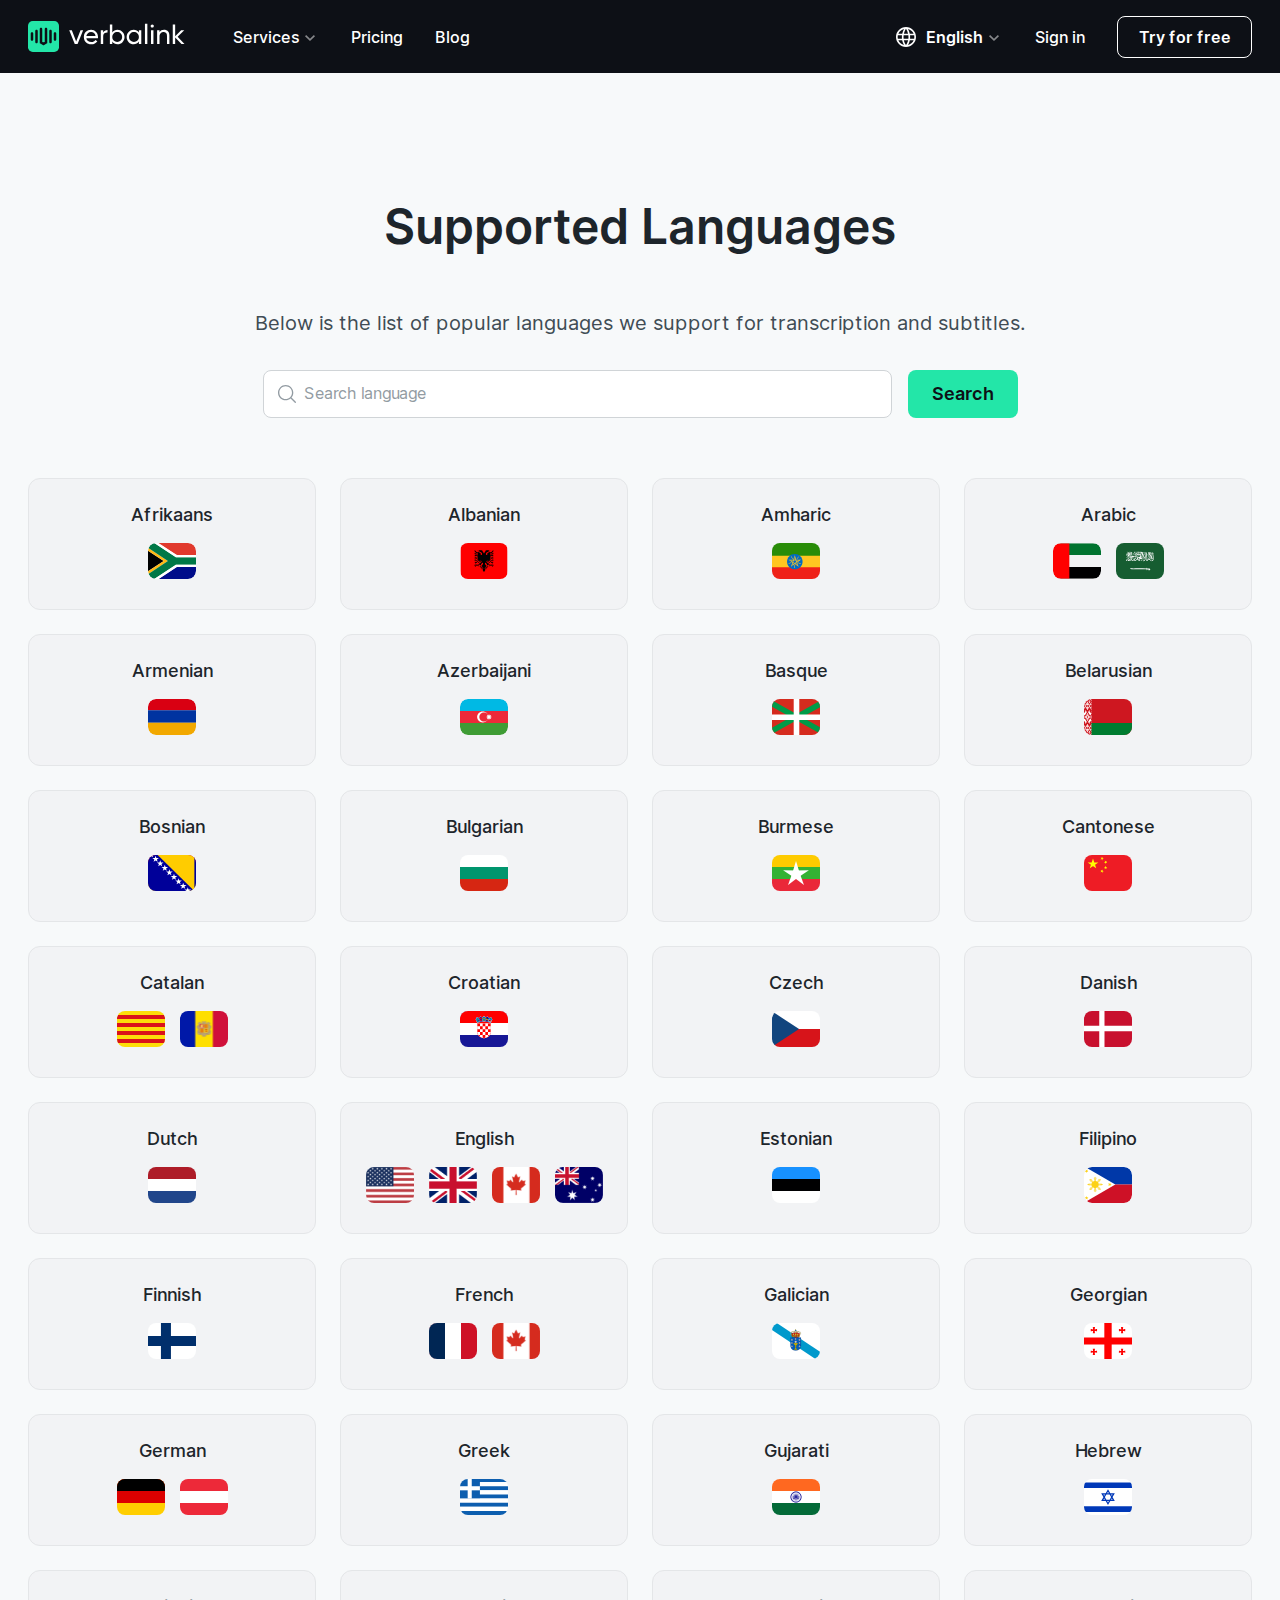
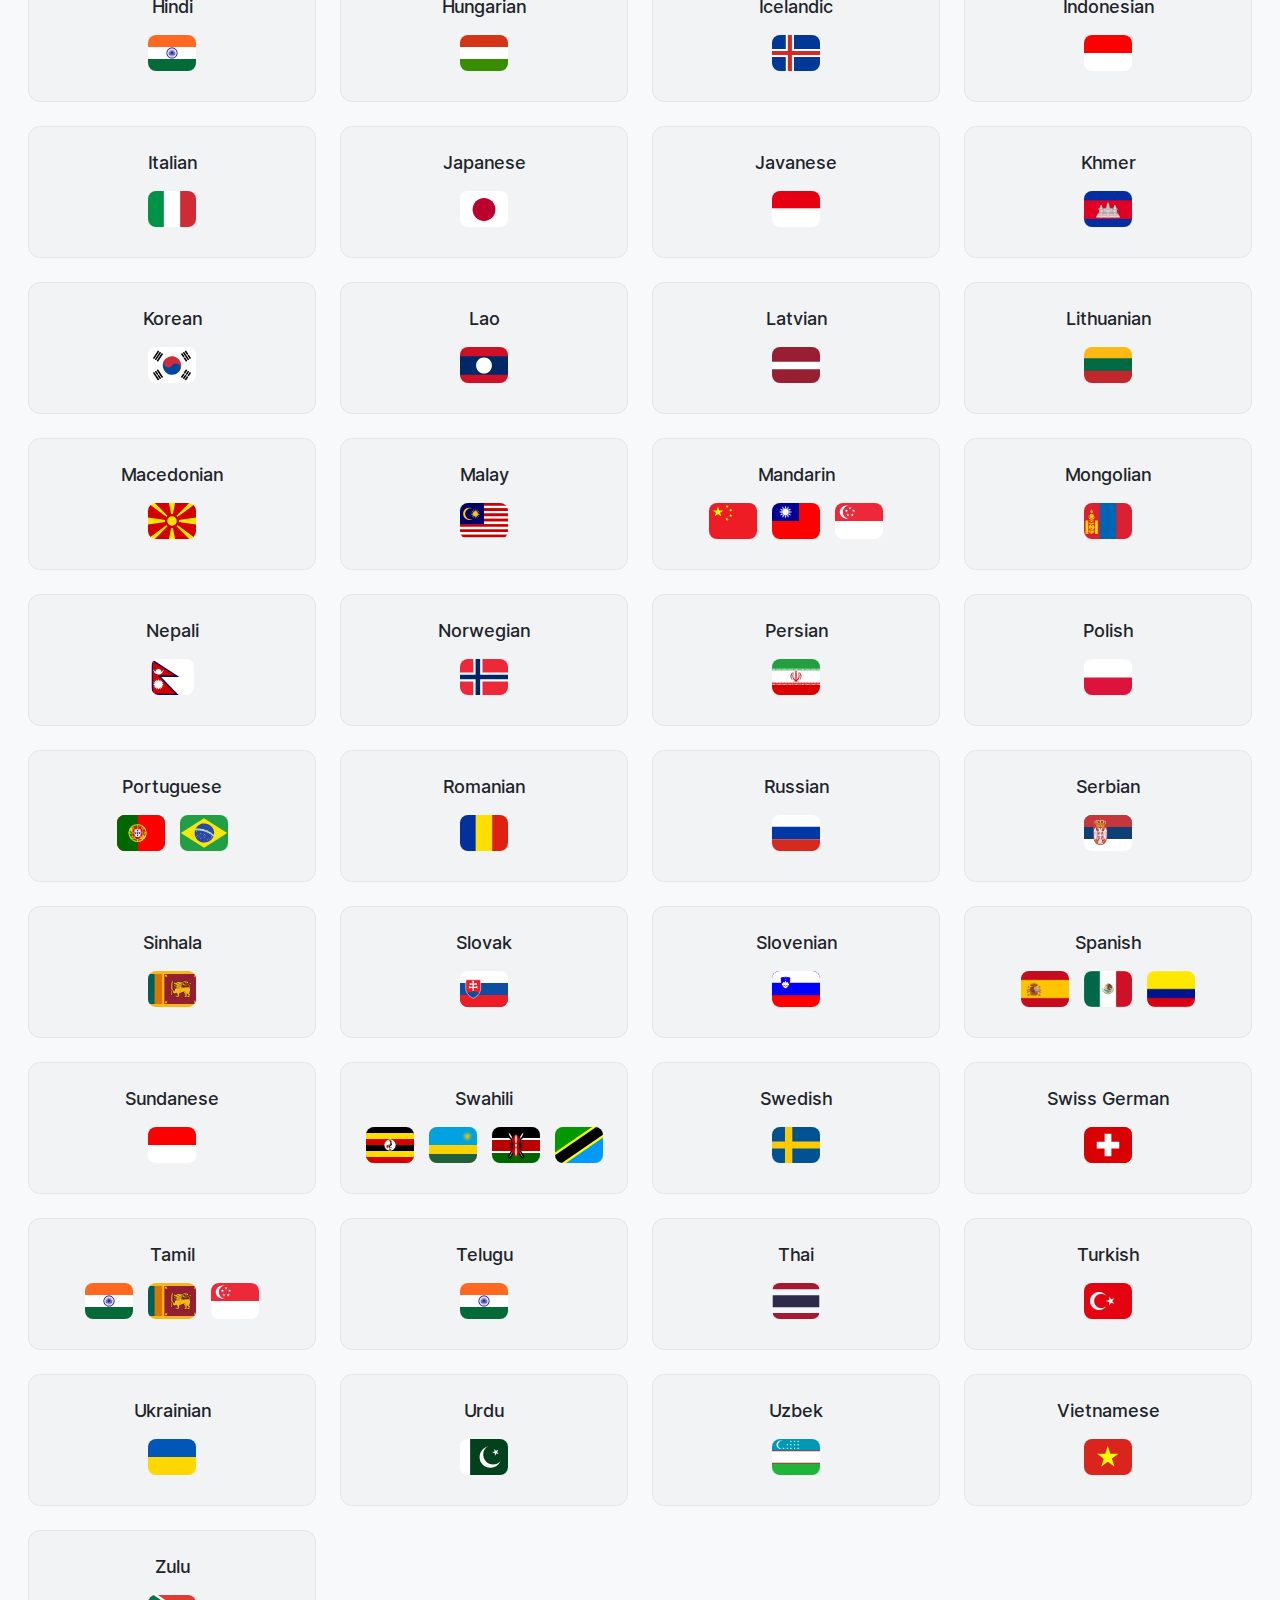
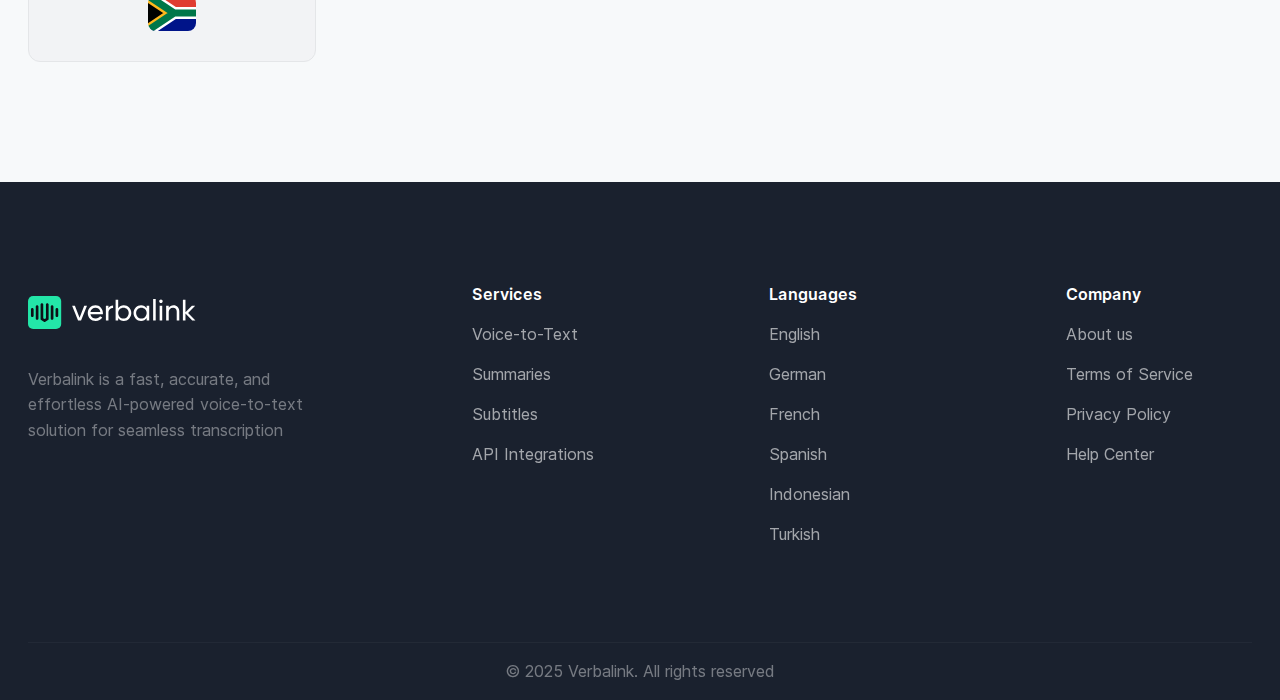
<file: languages.html>
<!DOCTYPE html>
<html lang="en">
<head>
	<meta charset="UTF-8">
	<meta name="viewport" content="width=device-width, initial-scale=1.0, shrink-to-fit=no, user-scalable=no">
	<meta content="telephone=no" name="format-detection"/>
	<link rel="stylesheet" href="assets/css/swiper-bundle.min.css">
	<link rel="stylesheet" href="assets/css/style.css">
	<title>Languages</title>
</head>
<body>
	<!--Sprite-->
	<svg style="display: none;">
		<symbol id="globe-icon" viewBox="0 0 24 24">
			<g>
				<path fill-rule="evenodd" clip-rule="evenodd" d="M12 2C17.5192 2 22 6.48083 22 12C22 17.5192 17.5192 22 12 22C6.48083 22 2 17.5192 2 12C2 6.48083 6.48083 2 12 2ZM14.1308 15.3333H9.86833C10.3233 17.3833 11.0692 18.7617 12 20.12C12.995 18.6692 13.7008 17.2783 14.1308 15.3333ZM8.16667 15.3333H4.36083C5.39083 17.6875 7.4475 19.4767 9.99 20.0967C9.11667 18.6525 8.50417 17.0483 8.16667 15.3333ZM19.6392 15.3333H15.8333C15.5075 16.99 14.9208 18.5725 14.0208 20.0783C16.5308 19.4425 18.6183 17.6658 19.6392 15.3333ZM7.96833 10.3333H3.83333C3.61083 11.4275 3.61083 12.5708 3.83333 13.6667H7.92917C7.83 12.5592 7.845 11.44 7.96833 10.3333ZM14.3525 10.3333H9.64667C9.50917 11.4383 9.4925 12.56 9.6025 13.6667H14.3967C14.5075 12.56 14.4892 11.4392 14.3525 10.3333ZM20.1667 10.3333H16.0308C16.1542 11.44 16.1692 12.5592 16.0708 13.6667H20.1667C20.3833 12.5958 20.3942 11.46 20.1667 10.3333ZM10.0367 3.8925C7.4725 4.5025 5.3975 6.2975 4.36083 8.66667H8.23833C8.60083 6.965 9.22 5.34583 10.0367 3.8925ZM11.9992 3.8525C11.0917 5.3275 10.4075 6.73 9.94667 8.66667H14.0525C13.6075 6.795 12.9383 5.37667 11.9992 3.8525ZM13.9725 3.91C14.8167 5.42 15.4167 7.04333 15.7608 8.66667H19.6392C18.6125 6.32 16.5042 4.535 13.9725 3.91Z"/>
			</g>
		</symbol>
	</svg>

	<div class="wrapper wrapper_gray">
		<header class="header header_bg">
			<div class="container">
				<div class="header__inner">
					<a href="/" class="header__logo">
						<img src="assets/images/logo.svg" alt="">
					</a>
					<nav class="header__nav">
						<div class="header__col">
							<div class="header__link header__link_drop">
								<span>Services</span>
								<div class="header__menu menu">
									<div class="menu__wrapper">
										<div class="menu__inner">
											<a href="voice-to-text.html" class="menu__item">
												<div class="menu__icon">
													<img src="assets/images/voice-icon.svg" alt="">
												</div>
												<div class="menu__info">
													<div class="menu__title">Voice-to-Text</div>
													<div class="menu__description">Speak directly, and we’ll instantly convert your voice into written text</div>
												</div>
											</a><!--/menu__item-->
											<a href="summaries.html" class="menu__item">
												<div class="menu__icon">
													<img src="assets/images/drop-icon.svg" alt="">
												</div>
												<div class="menu__info">
													<div class="menu__title">Summaries</div>
													<div class="menu__description">Drop an audio or video file, and we’ll turn it into accurate text in no time</div>
												</div>
											</a><!--/menu__item-->
											<a href="subtitles.html" class="menu__item">
												<div class="menu__icon">
													<img src="assets/images/video-icon.svg" alt="">
												</div>
												<div class="menu__info">
													<div class="menu__title">Subtitles</div>
													<div class="menu__description">Paste a video link, and we’ll instantly convert its audio into text</div>
												</div>
											</a><!--/menu__item-->
											<a href="api.html" class="menu__item">
												<div class="menu__icon">
													<img src="assets/images/setting-icon.svg" alt="">
												</div>
												<div class="menu__info">
													<div class="menu__title">API</div>
													<div class="menu__description">Effortlessly connect Verbalink with your favorite tools and platforms.</div>
												</div>
											</a><!--/menu__item-->
										</div>
									</div>
								</div><!--/menu-->
							</div>
							<a href="#" class="header__link">
								<span>Pricing</span>
							</a>
							<a href="#" class="header__link">
								<span>Blog</span>
							</a>
						</div>
						<div class="header__col">
							<div class="header__lang lang">
								<div class="lang__select">
									<svg>
										<use xlink:href="#globe-icon"></use>
									</svg>
									<span>English</span>
								</div>
								<div class="lang__dropdown">
									<div class="lang__inner">
										<div class="lang__option selected">
											<div class="lang__icon">
												<img src="assets/images/en-icon.svg" alt="">
											</div>
											<span class="lang__name">English</span>
										</div><!--/lang__option-->
										<div class="lang__option">
											<div class="lang__icon">
												<img src="assets/images/spain-icon.svg" alt="">
											</div>
											<span class="lang__name">Spanish</span>
										</div><!--/lang__option-->
										<div class="lang__option">
											<div class="lang__icon">
												<img src="assets/images/brazil-icon.svg" alt="">
											</div>
											<span class="lang__name">Portuguese</span>
										</div><!--/lang__option-->
									</div>
								</div>
							</div><!--/lang-->
							<a href="#" class="header__sign">
								<span>Sign in</span>
							</a>
							<a href="#" class="btn btn_wh">Try for free</a>
						</div>
					</nav>
					<div class="header__burger burger">
						<span class="burger__item"></span>
					</div>
				</div>
			</div>
		</header><!--/header-->
		<main class="main">
			<section class="languages section">
				<div class="container">
					<h1 class="title-main">Supported Languages</h1>
					<div class="subtitle">Below is the list of popular languages we support for transcription and subtitles.</div>
					<form action="#" class="search">
						<div class="search__input">
							<input type="text" placeholder="Search language">
						</div>
						<button class="btn-green">Search</button>
					</form><!--/search-->
					<div class="languages__inner languages__inner_four">
						<a href="#" class="languages__item">
							<div class="languages__name">Afrikaans</div>
							<div class="languages__country">
								<div class="languages__icon">
									<img src="assets/images/country_14.svg" alt="">
								</div>
							</div>
						</a><!--/languages__item-->
						<a href="#" class="languages__item">
							<div class="languages__name">Albanian</div>
							<div class="languages__country">
								<div class="languages__icon">
									<img src="assets/images/country_15.svg" alt="">
								</div>
							</div>
						</a><!--/languages__item-->
						<a href="#" class="languages__item">
							<div class="languages__name">Amharic</div>
							<div class="languages__country">
								<div class="languages__icon">
									<img src="assets/images/country_16.svg" alt="">
								</div>
							</div>
						</a><!--/languages__item-->
						<a href="#" class="languages__item">
							<div class="languages__name">Arabic</div>
							<div class="languages__country">
								<div class="languages__icon">
									<img src="assets/images/country_17.svg" alt="">
								</div>
								<div class="languages__icon">
									<img src="assets/images/country_18.svg" alt="">
								</div>
							</div>
						</a><!--/languages__item-->
						<a href="#" class="languages__item">
							<div class="languages__name">Armenian</div>
							<div class="languages__country">
								<div class="languages__icon">
									<img src="assets/images/country_19.svg" alt="">
								</div>
							</div>
						</a><!--/languages__item-->
						<a href="#" class="languages__item">
							<div class="languages__name">Azerbaijani</div>
							<div class="languages__country">
								<div class="languages__icon">
									<img src="assets/images/country_20.svg" alt="">
								</div>
							</div>
						</a><!--/languages__item-->
						<a href="#" class="languages__item">
							<div class="languages__name">Basque</div>
							<div class="languages__country">
								<div class="languages__icon">
									<img src="assets/images/country_21.svg" alt="">
								</div>
							</div>
						</a><!--/languages__item-->
						<a href="#" class="languages__item">
							<div class="languages__name">Belarusian</div>
							<div class="languages__country">
								<div class="languages__icon">
									<img src="assets/images/country_22.svg" alt="">
								</div>
							</div>
						</a><!--/languages__item-->
						<a href="#" class="languages__item">
							<div class="languages__name">Bosnian</div>
							<div class="languages__country">
								<div class="languages__icon">
									<img src="assets/images/country_23.svg" alt="">
								</div>
							</div>
						</a><!--/languages__item-->
						<a href="#" class="languages__item">
							<div class="languages__name">Bulgarian</div>
							<div class="languages__country">
								<div class="languages__icon">
									<img src="assets/images/country_24.svg" alt="">
								</div>
							</div>
						</a><!--/languages__item-->
						<a href="#" class="languages__item">
							<div class="languages__name">Burmese</div>
							<div class="languages__country">
								<div class="languages__icon">
									<img src="assets/images/country_25.svg" alt="">
								</div>
							</div>
						</a><!--/languages__item-->
						<a href="#" class="languages__item">
							<div class="languages__name">Cantonese</div>
							<div class="languages__country">
								<div class="languages__icon">
									<img src="assets/images/country_26.svg" alt="">
								</div>
							</div>
						</a><!--/languages__item-->
						<a href="#" class="languages__item">
							<div class="languages__name">Catalan</div>
							<div class="languages__country">
								<div class="languages__icon">
									<img src="assets/images/country_27.svg" alt="">
								</div>
								<div class="languages__icon">
									<img src="assets/images/country_28.svg" alt="">
								</div>
							</div>
						</a><!--/languages__item-->
						<a href="#" class="languages__item">
							<div class="languages__name">Croatian</div>
							<div class="languages__country">
								<div class="languages__icon">
									<img src="assets/images/country_29.svg" alt="">
								</div>
							</div>
						</a><!--/languages__item-->
						<a href="#" class="languages__item">
							<div class="languages__name">Czech</div>
							<div class="languages__country">
								<div class="languages__icon">
									<img src="assets/images/country_30.svg" alt="">
								</div>
							</div>
						</a><!--/languages__item-->
						<a href="#" class="languages__item">
							<div class="languages__name">Danish</div>
							<div class="languages__country">
								<div class="languages__icon">
									<img src="assets/images/country_31.svg" alt="">
								</div>
							</div>
						</a><!--/languages__item-->
						<a href="#" class="languages__item">
							<div class="languages__name">Dutch</div>
							<div class="languages__country">
								<div class="languages__icon">
									<img src="assets/images/country_32.svg" alt="">
								</div>
							</div>
						</a><!--/languages__item-->
						<a href="#" class="languages__item">
							<div class="languages__name">English</div>
							<div class="languages__country">
								<div class="languages__icon">
									<img src="assets/images/country_1.svg" alt="">
								</div>
								<div class="languages__icon">
									<img src="assets/images/country_2.svg" alt="">
								</div>
								<div class="languages__icon">
									<img src="assets/images/country_3.svg" alt="">
								</div>
								<div class="languages__icon">
									<img src="assets/images/country_4.svg" alt="">
								</div>
							</div>
						</a><!--/languages__item-->
						<a href="#" class="languages__item">
							<div class="languages__name">Estonian</div>
							<div class="languages__country">
								<div class="languages__icon">
									<img src="assets/images/country_33.svg" alt="">
								</div>
							</div>
						</a><!--/languages__item-->
						<a href="#" class="languages__item">
							<div class="languages__name">Filipino</div>
							<div class="languages__country">
								<div class="languages__icon">
									<img src="assets/images/country_34.svg" alt="">
								</div>
							</div>
						</a><!--/languages__item-->
						<a href="#" class="languages__item">
							<div class="languages__name">Finnish</div>
							<div class="languages__country">
								<div class="languages__icon">
									<img src="assets/images/country_35.svg" alt="">
								</div>
							</div>
						</a><!--/languages__item-->
						<a href="#" class="languages__item">
							<div class="languages__name">French</div>
							<div class="languages__country">
								<div class="languages__icon">
									<img src="assets/images/country_7.svg" alt="">
								</div>
								<div class="languages__icon">
									<img src="assets/images/country_8.svg" alt="">
								</div>
							</div>
						</a><!--/languages__item-->
						<a href="#" class="languages__item">
							<div class="languages__name">Galician</div>
							<div class="languages__country">
								<div class="languages__icon">
									<img src="assets/images/country_37.svg" alt="">
								</div>
							</div>
						</a><!--/languages__item-->
						<a href="#" class="languages__item">
							<div class="languages__name">Georgian</div>
							<div class="languages__country">
								<div class="languages__icon">
									<img src="assets/images/country_38.svg" alt="">
								</div>
							</div>
						</a><!--/languages__item-->
						<a href="#" class="languages__item">
							<div class="languages__name">German</div>
							<div class="languages__country">
								<div class="languages__icon">
									<img src="assets/images/country_5.svg" alt="">
								</div>
								<div class="languages__icon">
									<img src="assets/images/country_6.svg" alt="">
								</div>
							</div>
						</a><!--/languages__item-->
						<a href="#" class="languages__item">
							<div class="languages__name">Greek</div>
							<div class="languages__country">
								<div class="languages__icon">
									<img src="assets/images/country_39.svg" alt="">
								</div>
							</div>
						</a><!--/languages__item-->
						<a href="#" class="languages__item">
							<div class="languages__name">Gujarati</div>
							<div class="languages__country">
								<div class="languages__icon">
									<img src="assets/images/country_40.svg" alt="">
								</div>
							</div>
						</a><!--/languages__item-->
						<a href="#" class="languages__item">
							<div class="languages__name">Hebrew</div>
							<div class="languages__country">
								<div class="languages__icon">
									<img src="assets/images/country_41.svg" alt="">
								</div>
							</div>
						</a><!--/languages__item-->
						<a href="#" class="languages__item">
							<div class="languages__name">Hindi</div>
							<div class="languages__country">
								<div class="languages__icon">
									<img src="assets/images/country_42.svg" alt="">
								</div>
							</div>
						</a><!--/languages__item-->
						<a href="#" class="languages__item">
							<div class="languages__name">Hungarian</div>
							<div class="languages__country">
								<div class="languages__icon">
									<img src="assets/images/country_43.svg" alt="">
								</div>
							</div>
						</a><!--/languages__item-->
						<a href="#" class="languages__item">
							<div class="languages__name">Icelandic</div>
							<div class="languages__country">
								<div class="languages__icon">
									<img src="assets/images/country_44.svg" alt="">
								</div>
							</div>
						</a><!--/languages__item-->
						<a href="#" class="languages__item">
							<div class="languages__name">Indonesian</div>
							<div class="languages__country">
								<div class="languages__icon">
									<img src="assets/images/country_45.svg" alt="">
								</div>
							</div>
						</a><!--/languages__item-->
						<a href="#" class="languages__item">
							<div class="languages__name">Italian</div>
							<div class="languages__country">
								<div class="languages__icon">
									<img src="assets/images/country_46.svg" alt="">
								</div>
							</div>
						</a><!--/languages__item-->
						<a href="#" class="languages__item">
							<div class="languages__name">Japanese</div>
							<div class="languages__country">
								<div class="languages__icon">
									<img src="assets/images/country_47.svg" alt="">
								</div>
							</div>
						</a><!--/languages__item-->
						<a href="#" class="languages__item">
							<div class="languages__name">Javanese</div>
							<div class="languages__country">
								<div class="languages__icon">
									<img src="assets/images/country_48.svg" alt="">
								</div>
							</div>
						</a><!--/languages__item-->
						<a href="#" class="languages__item">
							<div class="languages__name">Khmer</div>
							<div class="languages__country">
								<div class="languages__icon">
									<img src="assets/images/country_49.svg" alt="">
								</div>
							</div>
						</a><!--/languages__item-->
						<a href="#" class="languages__item">
							<div class="languages__name">Korean</div>
							<div class="languages__country">
								<div class="languages__icon">
									<img src="assets/images/country_67.svg" alt="">
								</div>
							</div>
						</a><!--/languages__item-->
						<a href="#" class="languages__item">
							<div class="languages__name">Lao</div>
							<div class="languages__country">
								<div class="languages__icon">
									<img src="assets/images/country_68.svg" alt="">
								</div>
							</div>
						</a><!--/languages__item-->
						<a href="#" class="languages__item">
							<div class="languages__name">Latvian</div>
							<div class="languages__country">
								<div class="languages__icon">
									<img src="assets/images/country_69.svg" alt="">
								</div>
							</div>
						</a><!--/languages__item-->
						<a href="#" class="languages__item">
							<div class="languages__name">Lithuanian</div>
							<div class="languages__country">
								<div class="languages__icon">
									<img src="assets/images/country_70.svg" alt="">
								</div>
							</div>
						</a><!--/languages__item-->
						<a href="#" class="languages__item">
							<div class="languages__name">Macedonian</div>
							<div class="languages__country">
								<div class="languages__icon">
									<img src="assets/images/country_71.svg" alt="">
								</div>
							</div>
						</a><!--/languages__item-->
						<a href="#" class="languages__item">
							<div class="languages__name">Malay</div>
							<div class="languages__country">
								<div class="languages__icon">
									<img src="assets/images/country_72.svg" alt="">
								</div>
							</div>
						</a><!--/languages__item-->
						<a href="#" class="languages__item">
							<div class="languages__name">Mandarin</div>
							<div class="languages__country">
								<div class="languages__icon">
									<img src="assets/images/country_73.svg" alt="">
								</div>
								<div class="languages__icon">
									<img src="assets/images/country_74.svg" alt="">
								</div>
								<div class="languages__icon">
									<img src="assets/images/country_75.svg" alt="">
								</div>
							</div>
						</a><!--/languages__item-->
						<a href="#" class="languages__item">
							<div class="languages__name">Mongolian</div>
							<div class="languages__country">
								<div class="languages__icon">
									<img src="assets/images/country_76.svg" alt="">
								</div>
							</div>
						</a><!--/languages__item-->
						<a href="#" class="languages__item">
							<div class="languages__name">Nepali</div>
							<div class="languages__country">
								<div class="languages__icon">
									<img src="assets/images/country_77.svg" alt="">
								</div>
							</div>
						</a><!--/languages__item-->
						<a href="#" class="languages__item">
							<div class="languages__name">Norwegian</div>
							<div class="languages__country">
								<div class="languages__icon">
									<img src="assets/images/country_78.svg" alt="">
								</div>
							</div>
						</a><!--/languages__item-->
						<a href="#" class="languages__item">
							<div class="languages__name">Persian</div>
							<div class="languages__country">
								<div class="languages__icon">
									<img src="assets/images/country_79.svg" alt="">
								</div>
							</div>
						</a><!--/languages__item-->
						<a href="#" class="languages__item">
							<div class="languages__name">Polish</div>
							<div class="languages__country">
								<div class="languages__icon">
									<img src="assets/images/country_80.svg" alt="">
								</div>
							</div>
						</a><!--/languages__item-->
						<a href="#" class="languages__item">
							<div class="languages__name">Portuguese</div>
							<div class="languages__country">
								<div class="languages__icon">
									<img src="assets/images/country_81.svg" alt="">
								</div>
								<div class="languages__icon">
									<img src="assets/images/country_82.svg" alt="">
								</div>
							</div>
						</a><!--/languages__item-->
						<a href="#" class="languages__item">
							<div class="languages__name">Romanian</div>
							<div class="languages__country">
								<div class="languages__icon">
									<img src="assets/images/country_83.svg" alt="">
								</div>
							</div>
						</a><!--/languages__item-->
						<a href="#" class="languages__item">
							<div class="languages__name">Russian</div>
							<div class="languages__country">
								<div class="languages__icon">
									<img src="assets/images/country_84.svg" alt="">
								</div>
							</div>
						</a><!--/languages__item-->
						<a href="#" class="languages__item">
							<div class="languages__name">Serbian</div>
							<div class="languages__country">
								<div class="languages__icon">
									<img src="assets/images/country_85.svg" alt="">
								</div>
							</div>
						</a><!--/languages__item-->
						<a href="#" class="languages__item">
							<div class="languages__name">Sinhala</div>
							<div class="languages__country">
								<div class="languages__icon">
									<img src="assets/images/country_86.svg" alt="">
								</div>
							</div>
						</a><!--/languages__item-->
						<a href="#" class="languages__item">
							<div class="languages__name">Slovak</div>
							<div class="languages__country">
								<div class="languages__icon">
									<img src="assets/images/country_87.svg" alt="">
								</div>
							</div>
						</a><!--/languages__item-->
						<a href="#" class="languages__item">
							<div class="languages__name">Slovenian</div>
							<div class="languages__country">
								<div class="languages__icon">
									<img src="assets/images/country_88.svg" alt="">
								</div>
							</div>
						</a><!--/languages__item-->
						<a href="#" class="languages__item">
							<div class="languages__name">Spanish</div>
							<div class="languages__country">
								<div class="languages__icon">
									<img src="assets/images/country_9.svg" alt="">
								</div>
								<div class="languages__icon">
									<img src="assets/images/country_10.svg" alt="">
								</div>
								<div class="languages__icon">
									<img src="assets/images/country_11.svg" alt="">
								</div>
							</div>
						</a><!--/languages__item-->
						<a href="#" class="languages__item">
							<div class="languages__name">Sundanese</div>
							<div class="languages__country">
								<div class="languages__icon">
									<img src="assets/images/country_12.svg" alt="">
								</div>
							</div>
						</a><!--/languages__item-->
						<a href="#" class="languages__item">
							<div class="languages__name">Swahili</div>
							<div class="languages__country">
								<div class="languages__icon">
									<img src="assets/images/country_50.svg" alt="">
								</div>
								<div class="languages__icon">
									<img src="assets/images/country_52.svg" alt="">
								</div>
								<div class="languages__icon">
									<img src="assets/images/country_53.svg" alt="">
								</div>
								<div class="languages__icon">
									<img src="assets/images/country_54.svg" alt="">
								</div>
							</div>
						</a><!--/languages__item-->
						<a href="#" class="languages__item">
							<div class="languages__name">Swedish</div>
							<div class="languages__country">
								<div class="languages__icon">
									<img src="assets/images/country_55.svg" alt="">
								</div>
							</div>
						</a><!--/languages__item-->
						<a href="#" class="languages__item">
							<div class="languages__name">Swiss German</div>
							<div class="languages__country">
								<div class="languages__icon">
									<img src="assets/images/country_56.svg" alt="">
								</div>
							</div>
						</a><!--/languages__item-->
						<a href="#" class="languages__item">
							<div class="languages__name">Tamil</div>
							<div class="languages__country">
								<div class="languages__icon">
									<img src="assets/images/country_57.svg" alt="">
								</div>
								<div class="languages__icon">
									<img src="assets/images/country_58.svg" alt="">
								</div>
								<div class="languages__icon">
									<img src="assets/images/country_59.svg" alt="">
								</div>
							</div>
						</a><!--/languages__item-->
						<a href="#" class="languages__item">
							<div class="languages__name">Telugu</div>
							<div class="languages__country">
								<div class="languages__icon">
									<img src="assets/images/country_60.svg" alt="">
								</div>
							</div>
						</a><!--/languages__item-->
						<a href="#" class="languages__item">
							<div class="languages__name">Thai</div>
							<div class="languages__country">
								<div class="languages__icon">
									<img src="assets/images/country_61.svg" alt="">
								</div>
							</div>
						</a><!--/languages__item-->
						<a href="#" class="languages__item">
							<div class="languages__name">Turkish</div>
							<div class="languages__country">
								<div class="languages__icon">
									<img src="assets/images/country_13.svg" alt="">
								</div>
							</div>
						</a><!--/languages__item-->
						<a href="#" class="languages__item">
							<div class="languages__name">Ukrainian</div>
							<div class="languages__country">
								<div class="languages__icon">
									<img src="assets/images/country_62.svg" alt="">
								</div>
							</div>
						</a><!--/languages__item-->
						<a href="#" class="languages__item">
							<div class="languages__name">Urdu</div>
							<div class="languages__country">
								<div class="languages__icon">
									<img src="assets/images/country_63.svg" alt="">
								</div>
							</div>
						</a><!--/languages__item-->
						<a href="#" class="languages__item">
							<div class="languages__name">Uzbek</div>
							<div class="languages__country">
								<div class="languages__icon">
									<img src="assets/images/country_64.svg" alt="">
								</div>
							</div>
						</a><!--/languages__item-->
						<a href="#" class="languages__item">
							<div class="languages__name">Vietnamese</div>
							<div class="languages__country">
								<div class="languages__icon">
									<img src="assets/images/country_65.svg" alt="">
								</div>
							</div>
						</a><!--/languages__item-->
						<a href="#" class="languages__item">
							<div class="languages__name">Zulu</div>
							<div class="languages__country">
								<div class="languages__icon">
									<img src="assets/images/country_66.svg" alt="">
								</div>
							</div>
						</a><!--/languages__item-->
					</div>
				</div>
			</section><!--/languages-->
		</main>
		<footer class="footer">
			<div class="container">
				<div class="footer__menu">
					<div class="footer__col">
						<a href="#" class="footer__logo">
							<img src="assets/images/logo.svg" alt="">
						</a>
						<div class="footer__description">Verbalink is a fast, accurate, and effortless AI-powered voice-to-text solution for seamless transcription</div>
					</div>
					<div class="footer__col">
						<div class="footer__title">Services</div>
						<ul class="footer__list">
							<li>
								<a href="#" class="footer__link">Voice-to-Text</a>
							</li>
							<li>
								<a href="#" class="footer__link">Summaries</a>
							</li>
							<li>
								<a href="#" class="footer__link">Subtitles</a>
							</li>
							<li>
								<a href="#" class="footer__link">API Integrations</a>
							</li>
						</ul>
					</div>
					<div class="footer__col">
						<div class="footer__title">Languages</div>
						<ul class="footer__list">
							<li>
								<a href="#" class="footer__link">English</a>
							</li>
							<li>
								<a href="#" class="footer__link">German</a>
							</li>
							<li>
								<a href="#" class="footer__link">French</a>
							</li>
							<li>
								<a href="#" class="footer__link">Spanish</a>
							</li>
							<li>
								<a href="#" class="footer__link">Indonesian</a>
							</li>
							<li>
								<a href="#" class="footer__link">Turkish</a>
							</li>
						</ul>
					</div>
					<div class="footer__col">
						<div class="footer__title">Company</div>
						<ul class="footer__list">
							<li>
								<a href="#" class="footer__link">About us</a>
							</li>
							<li>
								<a href="#" class="footer__link">Terms of Service</a>
							</li>
							<li>
								<a href="#" class="footer__link">Privacy Policy</a>
							</li>
							<li>
								<a href="#" class="footer__link">Help Center</a>
							</li>
						</ul>
					</div>
				</div>
				<div class="footer__copyright">© 2025 Verbalink. All rights reserved</div>
			</div>
		</footer><!--/footer-->
	</div>

	<script src="assets/js/jquery-3.6.0.min.js"></script>
	<script src="assets/js/swiper-bundle.min.js"></script>
	<script src="assets/js/script.js"></script>
</body>
</html>
</file>
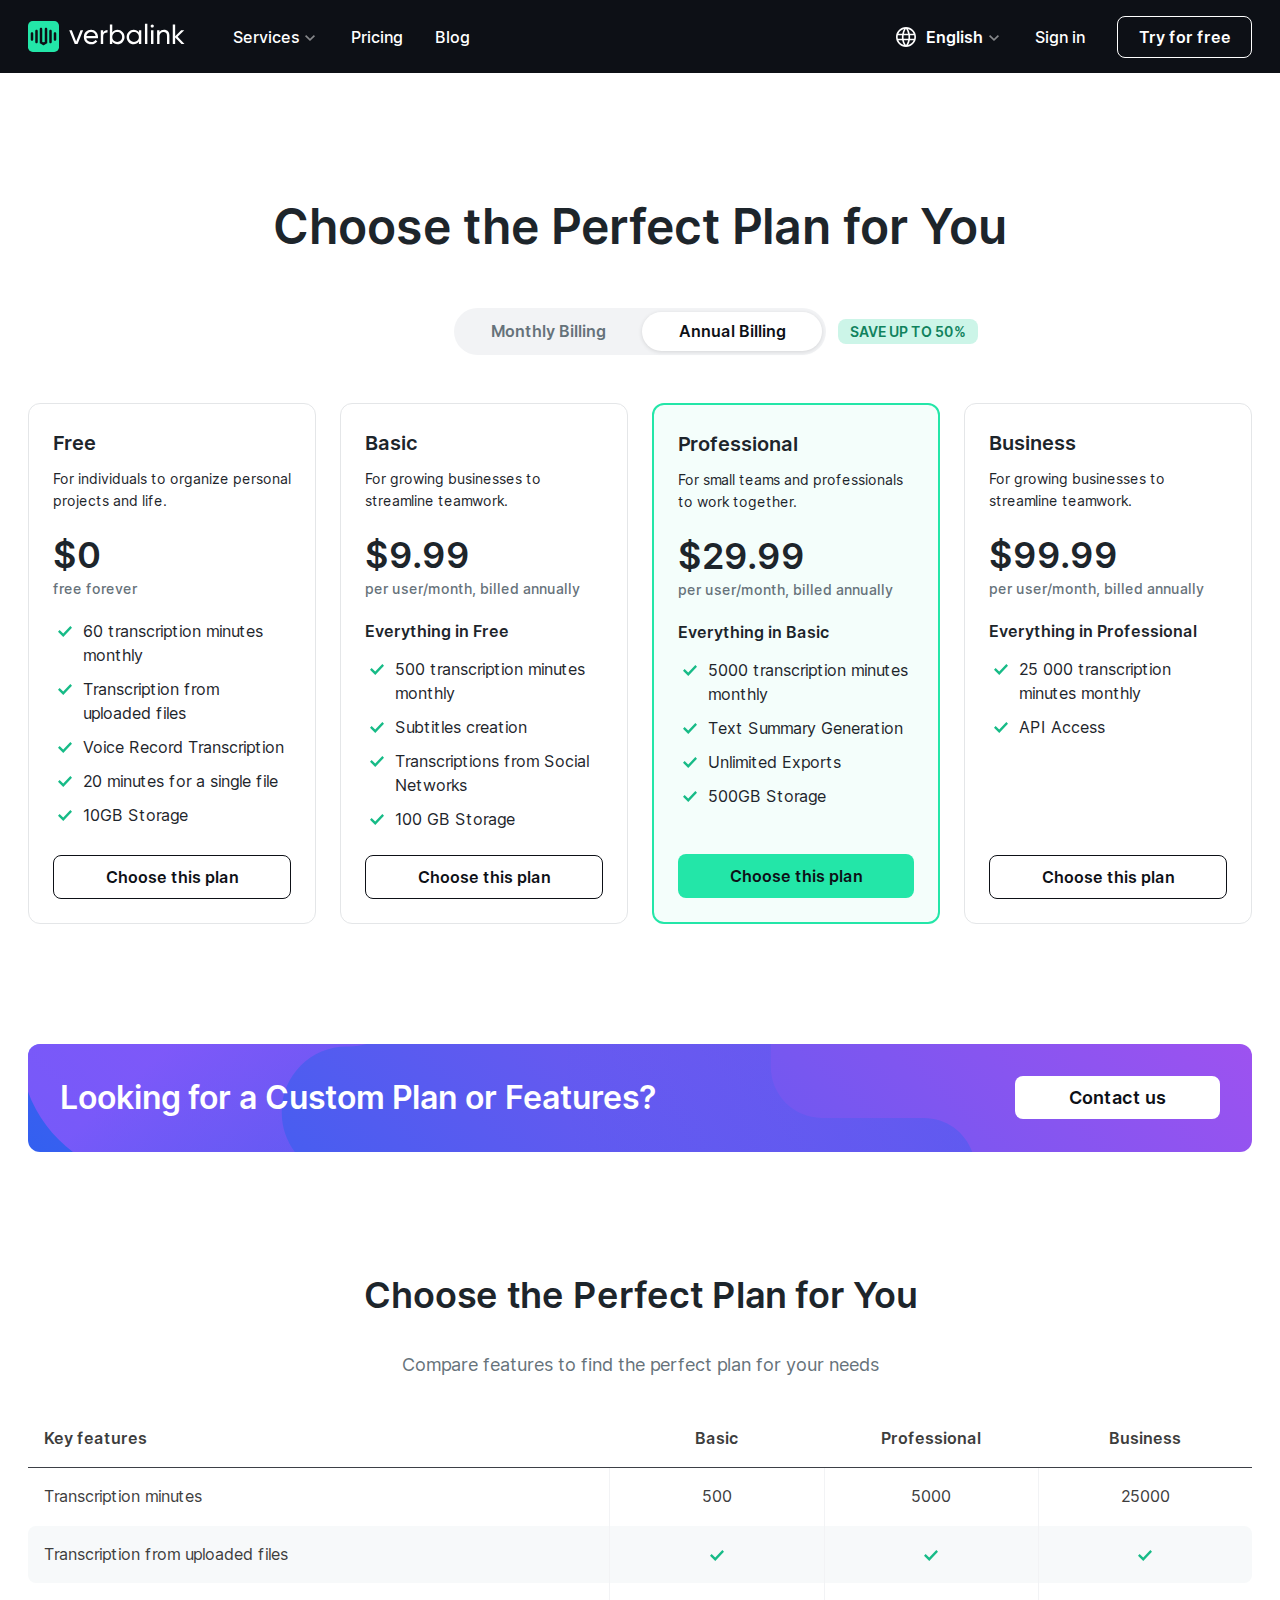
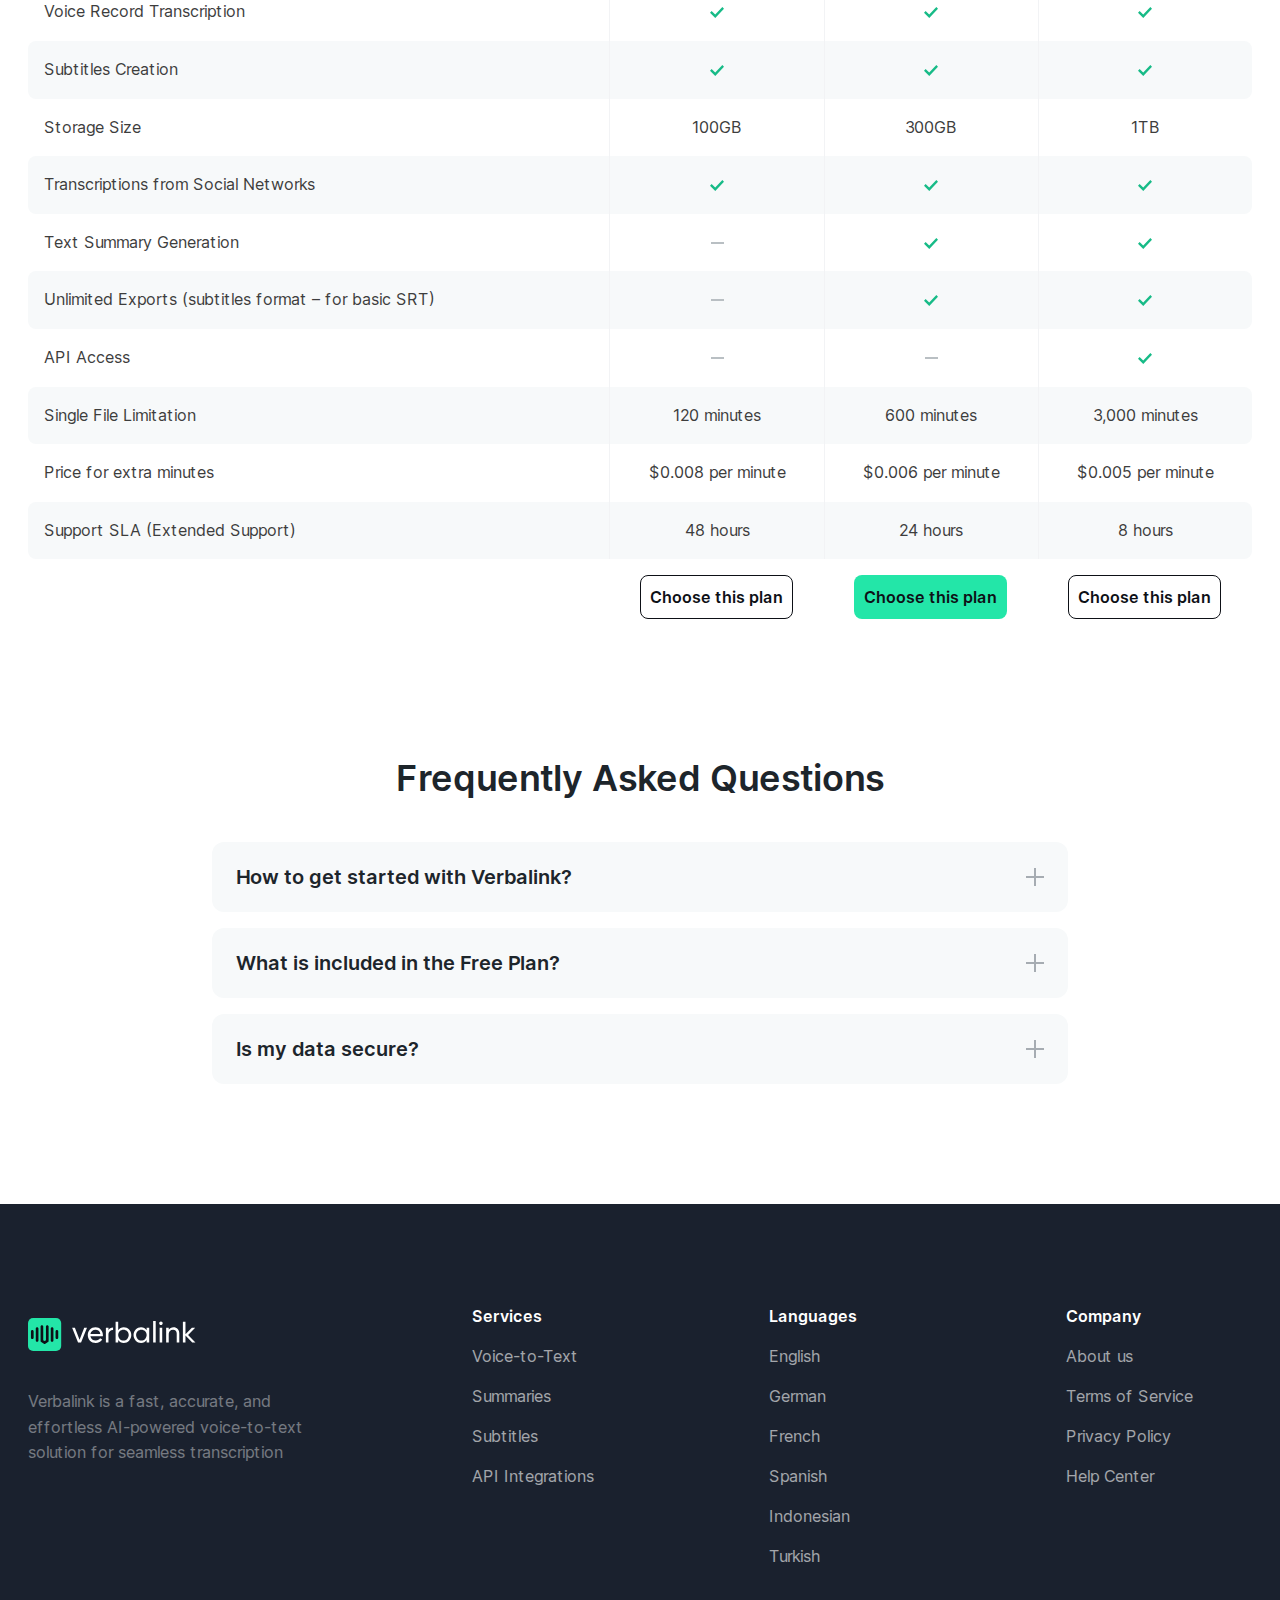
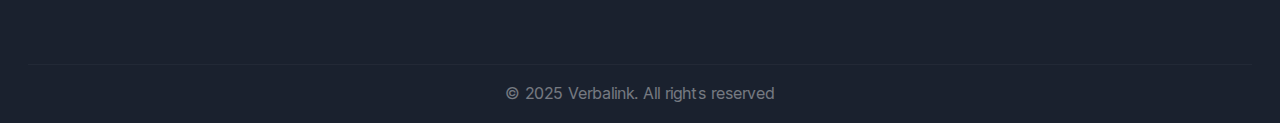
<file: pricing.html>
<!DOCTYPE html>
<html lang="en">
<head>
	<meta charset="UTF-8">
	<meta name="viewport" content="width=device-width, initial-scale=1.0, shrink-to-fit=no, user-scalable=no">
	<meta content="telephone=no" name="format-detection"/>
	<link rel="stylesheet" href="assets/css/swiper-bundle.min.css">
	<link rel="stylesheet" href="assets/css/style.css">
	<title>Pricing</title>
</head>
<body>
	<!--Sprite-->
	<svg style="display: none;">
		<symbol id="globe-icon" viewBox="0 0 24 24">
			<g>
				<path fill-rule="evenodd" clip-rule="evenodd" d="M12 2C17.5192 2 22 6.48083 22 12C22 17.5192 17.5192 22 12 22C6.48083 22 2 17.5192 2 12C2 6.48083 6.48083 2 12 2ZM14.1308 15.3333H9.86833C10.3233 17.3833 11.0692 18.7617 12 20.12C12.995 18.6692 13.7008 17.2783 14.1308 15.3333ZM8.16667 15.3333H4.36083C5.39083 17.6875 7.4475 19.4767 9.99 20.0967C9.11667 18.6525 8.50417 17.0483 8.16667 15.3333ZM19.6392 15.3333H15.8333C15.5075 16.99 14.9208 18.5725 14.0208 20.0783C16.5308 19.4425 18.6183 17.6658 19.6392 15.3333ZM7.96833 10.3333H3.83333C3.61083 11.4275 3.61083 12.5708 3.83333 13.6667H7.92917C7.83 12.5592 7.845 11.44 7.96833 10.3333ZM14.3525 10.3333H9.64667C9.50917 11.4383 9.4925 12.56 9.6025 13.6667H14.3967C14.5075 12.56 14.4892 11.4392 14.3525 10.3333ZM20.1667 10.3333H16.0308C16.1542 11.44 16.1692 12.5592 16.0708 13.6667H20.1667C20.3833 12.5958 20.3942 11.46 20.1667 10.3333ZM10.0367 3.8925C7.4725 4.5025 5.3975 6.2975 4.36083 8.66667H8.23833C8.60083 6.965 9.22 5.34583 10.0367 3.8925ZM11.9992 3.8525C11.0917 5.3275 10.4075 6.73 9.94667 8.66667H14.0525C13.6075 6.795 12.9383 5.37667 11.9992 3.8525ZM13.9725 3.91C14.8167 5.42 15.4167 7.04333 15.7608 8.66667H19.6392C18.6125 6.32 16.5042 4.535 13.9725 3.91Z"/>
			</g>
		</symbol>
	</svg>

	<div class="wrapper">
		<header class="header header_bg">
			<div class="container">
				<div class="header__inner">
					<a href="/" class="header__logo">
						<img src="assets/images/logo.svg" alt="">
					</a>
					<nav class="header__nav">
						<div class="header__col">
							<div class="header__link header__link_drop">
								<span>Services</span>
								<div class="header__menu menu">
									<div class="menu__wrapper">
										<div class="menu__inner">
											<a href="voice-to-text.html" class="menu__item">
												<div class="menu__icon">
													<img src="assets/images/voice-icon.svg" alt="">
												</div>
												<div class="menu__info">
													<div class="menu__title">Voice-to-Text</div>
													<div class="menu__description">Speak directly, and we’ll instantly convert your voice into written text</div>
												</div>
											</a><!--/menu__item-->
											<a href="summaries.html" class="menu__item">
												<div class="menu__icon">
													<img src="assets/images/drop-icon.svg" alt="">
												</div>
												<div class="menu__info">
													<div class="menu__title">Summaries</div>
													<div class="menu__description">Drop an audio or video file, and we’ll turn it into accurate text in no time</div>
												</div>
											</a><!--/menu__item-->
											<a href="subtitles.html" class="menu__item">
												<div class="menu__icon">
													<img src="assets/images/video-icon.svg" alt="">
												</div>
												<div class="menu__info">
													<div class="menu__title">Subtitles</div>
													<div class="menu__description">Paste a video link, and we’ll instantly convert its audio into text</div>
												</div>
											</a><!--/menu__item-->
											<a href="api.html" class="menu__item">
												<div class="menu__icon">
													<img src="assets/images/setting-icon.svg" alt="">
												</div>
												<div class="menu__info">
													<div class="menu__title">API</div>
													<div class="menu__description">Effortlessly connect Verbalink with your favorite tools and platforms.</div>
												</div>
											</a><!--/menu__item-->
										</div>
									</div>
								</div><!--/menu-->
							</div>
							<a href="#" class="header__link">
								<span>Pricing</span>
							</a>
							<a href="#" class="header__link">
								<span>Blog</span>
							</a>
						</div>
						<div class="header__col">
							<div class="header__lang lang">
								<div class="lang__select">
									<svg>
										<use xlink:href="#globe-icon"></use>
									</svg>
									<span>English</span>
								</div>
								<div class="lang__dropdown">
									<div class="lang__inner">
										<div class="lang__option selected">
											<div class="lang__icon">
												<img src="assets/images/en-icon.svg" alt="">
											</div>
											<span class="lang__name">English</span>
										</div><!--/lang__option-->
										<div class="lang__option">
											<div class="lang__icon">
												<img src="assets/images/spain-icon.svg" alt="">
											</div>
											<span class="lang__name">Spanish</span>
										</div><!--/lang__option-->
										<div class="lang__option">
											<div class="lang__icon">
												<img src="assets/images/brazil-icon.svg" alt="">
											</div>
											<span class="lang__name">Portuguese</span>
										</div><!--/lang__option-->
									</div>
								</div>
							</div><!--/lang-->
							<a href="#" class="header__sign">
								<span>Sign in</span>
							</a>
							<a href="#" class="btn btn_wh">Try for free</a>
						</div>
					</nav>
					<div class="header__burger burger">
						<span class="burger__item"></span>
					</div>
				</div>
			</div>
		</header><!--/header-->
		<main class="main">
			<section class="plan section">
				<div class="container">
					<h1 class="title-main">Choose the Perfect Plan for You</h1>
					<div class="plan__switch">
						<div class="tabs-nav">
							<div class="tabs-nav__inner">
								<a href="#" onclick="javascript:tabs(1);return false;" class="t1">Monthly billing</a>
								<a href="#" onclick="javascript:tabs(2);return false;"  class="t2 active">Annual billing</a>
							</div>
						</div>
						<div class="plan__save">SAVE UP TO 50%</div>
					</div>
					<div class="tabs-block tab_2">
						<div class="plan__inner">
							<div class="plan__box">
								<div class="plan__info">
									<div class="plan__title">Free</div>
									<div class="plan__description">For individuals to organize personal projects and life.</div>
									<div class="plan__price">
										<div class="plan__price-sum">$0</div>
										<div class="plan__price-desc">free forever</div>
									</div>
									<div class="plan__options">
										<ul class="plan__list">
											<li>60 transcription minutes monthly</li>
											<li>Transcription from uploaded files</li>
											<li>Voice Record Transcription</li>
											<li>20 minutes for a single file</li>
											<li>10GB Storage</li>
										</ul>
									</div>
								</div>
								<a href="#" class="btn">Choose this plan</a>
							</div><!--/plan__box-->
							<div class="plan__box">
								<div class="plan__info">
									<div class="plan__title">Basic</div>
									<div class="plan__description">For growing businesses to streamline teamwork.</div>
									<div class="plan__price">
										<div class="plan__price-sum">$9.99</div>
										<div class="plan__price-desc">per user/month, billed annually</div>
									</div>
									<div class="plan__options">
										<div class="plan__subtitle">Everything in Free</div>
										<ul class="plan__list">
											<li>500 transcription minutes monthly</li>
											<li>Subtitles creation</li>
											<li>Transcriptions from Social Networks</li>
											<li>100 GB Storage</li>
										</ul>
									</div>
								</div>
								<a href="#" class="btn">Choose this plan</a>
							</div><!--/plan__box-->
							<div class="plan__box plan__box_green">
								<div class="plan__info">
									<div class="plan__title">Professional</div>
									<div class="plan__description">For small teams and professionals to work together.</div>
									<div class="plan__price">
										<div class="plan__price-sum">$29.99</div>
										<div class="plan__price-desc">per user/month, billed annually</div>
									</div>
									<div class="plan__options">
										<div class="plan__subtitle">Everything in Basic</div>
										<ul class="plan__list">
											<li>5000 transcription minutes monthly</li>
											<li>Text Summary Generation</li>
											<li>Unlimited Exports</li>
											<li>500GB Storage</li>
										</ul>
									</div>
								</div>
								<a href="#" class="btn-green">Choose this plan</a>
							</div><!--/plan__box-->
							<div class="plan__box">
								<div class="plan__info">
									<div class="plan__title">Business</div>
									<div class="plan__description">For growing businesses to streamline teamwork.</div>
									<div class="plan__price">
										<div class="plan__price-sum">$99.99</div>
										<div class="plan__price-desc">per user/month, billed annually</div>
									</div>
									<div class="plan__options">
										<div class="plan__subtitle">Everything in Professional</div>
										<ul class="plan__list">
											<li>25 000 transcription minutes monthly</li>
											<li>API Access</li>
										</ul>
									</div>
								</div>
								<a href="#" class="btn">Choose this plan</a>
							</div><!--/plan__box-->
						</div>
					</div><!--/tabs-block-->
					<div class="tabs-block tab_1">
						<div class="plan__inner">
							<div class="plan__box">
								<div class="plan__info">
									<div class="plan__title">Free</div>
									<div class="plan__description">For individuals to organize personal projects and life.</div>
									<div class="plan__price">
										<div class="plan__price-sum">$0</div>
										<div class="plan__price-desc">free forever</div>
									</div>
									<div class="plan__options">
										<ul class="plan__list">
											<li>60 transcription minutes monthly</li>
											<li>Transcription from uploaded files</li>
											<li>Voice Record Transcription</li>
											<li>20 minutes for a single file</li>
											<li>10GB Storage</li>
										</ul>
									</div>
								</div>
								<a href="#" class="btn">Choose this plan</a>
							</div><!--/plan__box-->
							<div class="plan__box">
								<div class="plan__info">
									<div class="plan__title">Basic</div>
									<div class="plan__description">For growing businesses to streamline teamwork.</div>
									<div class="plan__price">
										<div class="plan__price-sum">$9.99</div>
										<div class="plan__price-desc">per user/month, billed annually</div>
									</div>
									<div class="plan__options">
										<div class="plan__subtitle">Everything in Free</div>
										<ul class="plan__list">
											<li>500 transcription minutes monthly</li>
											<li>Subtitles creation</li>
											<li>Transcriptions from Social Networks</li>
											<li>100 GB Storage</li>
										</ul>
									</div>
								</div>
								<a href="#" class="btn">Choose this plan</a>
							</div><!--/plan__box-->
							<div class="plan__box plan__box_green">
								<div class="plan__info">
									<div class="plan__title">Professional</div>
									<div class="plan__description">For small teams and professionals to work together.</div>
									<div class="plan__price">
										<div class="plan__price-sum">$29.99</div>
										<div class="plan__price-desc">per user/month, billed annually</div>
									</div>
									<div class="plan__options">
										<div class="plan__subtitle">Everything in Basic</div>
										<ul class="plan__list">
											<li>5000 transcription minutes monthly</li>
											<li>Text Summary Generation</li>
											<li>Unlimited Exports</li>
											<li>500GB Storage</li>
										</ul>
									</div>
								</div>
								<a href="#" class="btn-green">Choose this plan</a>
							</div><!--/plan__box-->
							<div class="plan__box">
								<div class="plan__info">
									<div class="plan__title">Business</div>
									<div class="plan__description">For growing businesses to streamline teamwork.</div>
									<div class="plan__price">
										<div class="plan__price-sum">$99.99</div>
										<div class="plan__price-desc">per user/month, billed annually</div>
									</div>
									<div class="plan__options">
										<div class="plan__subtitle">Everything in Professional</div>
										<ul class="plan__list">
											<li>25 000 transcription minutes monthly</li>
											<li>API Access</li>
										</ul>
									</div>
								</div>
								<a href="#" class="btn">Choose this plan</a>
							</div><!--/plan__box-->
						</div>
					</div><!--/tabs-block-->
				</div>
			</section><!--/plan-->
			<section class="banner section">
				<div class="container">
					<div class="banner__box  banner__box_tiny">
						<div class="banner__inner">
							<h4 class="title-small title-small_wh">Looking for a Custom Plan or Features?</h4>
							<a href="#" class="btn btn_unborder">Contact us</a>
						</div>
					</div>
				</div>
			</section><!--/banner-->
			<section class="choose section">
				<div class="container">
					<h2 class="title">Choose the Perfect Plan for You</h2>
					<div class="subtitle">Compare features to find the perfect plan for your needs</div>
					<div class="choose__table table">
						<div class="table__inner">
							<div class="table__header">
								<div class="table__row">
									<div class="table__col">Key features</div>
									<div class="table__col">Basic</div>
									<div class="table__col">Professional</div>
									<div class="table__col">Business</div>
								</div><!--/table__row-->
							</div>
							<div class="table__content">
								<div class="table__row">
									<div class="table__col">Transcription minutes</div>
									<div class="table__col">500</div>
									<div class="table__col">5000</div>
									<div class="table__col">25000</div>
								</div><!--/table__row-->
								<div class="table__row">
									<div class="table__col">Transcription from uploaded files</div>
									<div class="table__col">
										<img src="assets/images/check_green.svg" alt="">
									</div>
									<div class="table__col">
										<img src="assets/images/check_green.svg" alt="">
									</div>
									<div class="table__col">
										<img src="assets/images/check_green.svg" alt="">
									</div>
								</div><!--/table__row-->
								<div class="table__row">
									<div class="table__col">Voice Record Transcription</div>
									<div class="table__col">
										<img src="assets/images/check_green.svg" alt="">
									</div>
									<div class="table__col">
										<img src="assets/images/check_green.svg" alt="">
									</div>
									<div class="table__col">
										<img src="assets/images/check_green.svg" alt="">
									</div>
								</div><!--/table__row-->
								<div class="table__row">
									<div class="table__col">Subtitles Creation</div>
									<div class="table__col">
										<img src="assets/images/check_green.svg" alt="">
									</div>
									<div class="table__col">
										<img src="assets/images/check_green.svg" alt="">
									</div>
									<div class="table__col">
										<img src="assets/images/check_green.svg" alt="">
									</div>
								</div><!--/table__row-->
								<div class="table__row">
									<div class="table__col">Storage Size</div>
									<div class="table__col">100GB</div>
									<div class="table__col">300GB</div>
									<div class="table__col">1TB</div>
								</div><!--/table__row-->
								<div class="table__row">
									<div class="table__col">Transcriptions from Social Networks</div>
									<div class="table__col">
										<img src="assets/images/check_green.svg" alt="">
									</div>
									<div class="table__col">
										<img src="assets/images/check_green.svg" alt="">
									</div>
									<div class="table__col">
										<img src="assets/images/check_green.svg" alt="">
									</div>
								</div><!--/table__row-->
								<div class="table__row">
									<div class="table__col">Text Summary Generation</div>
									<div class="table__col">
										<img src="assets/images/minus.svg" alt="">
									</div>
									<div class="table__col">
										<img src="assets/images/check_green.svg" alt="">
									</div>
									<div class="table__col">
										<img src="assets/images/check_green.svg" alt="">
									</div>
								</div><!--/table__row-->
								<div class="table__row">
									<div class="table__col">Unlimited Exports (subtitles format – for basic SRT)</div>
									<div class="table__col">
										<img src="assets/images/minus.svg" alt="">
									</div>
									<div class="table__col">
										<img src="assets/images/check_green.svg" alt="">
									</div>
									<div class="table__col">
										<img src="assets/images/check_green.svg" alt="">
									</div>
								</div><!--/table__row-->
								<div class="table__row">
									<div class="table__col">API Access</div>
									<div class="table__col">
										<img src="assets/images/minus.svg" alt="">
									</div>
									<div class="table__col">
										<img src="assets/images/minus.svg" alt="">
									</div>
									<div class="table__col">
										<img src="assets/images/check_green.svg" alt="">
									</div>
								</div><!--/table__row-->
								<div class="table__row">
									<div class="table__col">Single File Limitation</div>
									<div class="table__col">120 minutes</div>
									<div class="table__col">600 minutes</div>
									<div class="table__col">3,000 minutes</div>
								</div><!--/table__row-->
								<div class="table__row">
									<div class="table__col">Price for extra minutes</div>
									<div class="table__col">$0.008 per minute</div>
									<div class="table__col">$0.006 per minute</div>
									<div class="table__col">$0.005 per minute</div>
								</div><!--/table__row-->
								<div class="table__row">
									<div class="table__col">Support SLA (Extended Support)</div>
									<div class="table__col">48 hours</div>
									<div class="table__col">24 hours</div>
									<div class="table__col">8 hours</div>
								</div><!--/table__row-->
								<div class="table__row">
									<div class="table__col"></div>
									<div class="table__col">
										<a href="#" class="btn">Choose this plan</a>
									</div>
									<div class="table__col">
										<a href="#" class="btn-green">Choose this plan</a>
									</div>
									<div class="table__col">
										<a href="#" class="btn">Choose this plan</a>
									</div>
								</div><!--/table__row-->
							</div>
						</div>
					</div><!--/table-->
				</div>
			</section><!--/choose-->
			<section class="faq section">
				<div class="container">
					<h2 class="title">Frequently Asked Questions</h2>
					<div class="faq__inner">
						<div class="faq__item">
							<div class="faq__question">How to get started with Verbalink?</div>
							<div class="faq__answer">Automatically create highly accurate subtitles using advanced AI technology. Whether for social media, educational content, or professional videos, our tool ensures your captions are precise and seamlessly integrated.</div>
						</div><!--/faq__item-->
						<div class="faq__item">
							<div class="faq__question">What is included in the Free Plan?</div>
							<div class="faq__answer">Automatically create highly accurate subtitles using advanced AI technology. Whether for social media, educational content, or professional videos, our tool ensures your captions are precise and seamlessly integrated.</div>
						</div><!--/faq__item-->
						<div class="faq__item">
							<div class="faq__question">Is my data secure?</div>
							<div class="faq__answer">Automatically create highly accurate subtitles using advanced AI technology. Whether for social media, educational content, or professional videos, our tool ensures your captions are precise and seamlessly integrated.</div>
						</div><!--/faq__item-->
					</div>
				</div>
			</section><!--/faq-->
		</main>
		<footer class="footer">
			<div class="container">
				<div class="footer__menu">
					<div class="footer__col">
						<a href="#" class="footer__logo">
							<img src="assets/images/logo.svg" alt="">
						</a>
						<div class="footer__description">Verbalink is a fast, accurate, and effortless AI-powered voice-to-text solution for seamless transcription</div>
					</div>
					<div class="footer__col">
						<div class="footer__title">Services</div>
						<ul class="footer__list">
							<li>
								<a href="#" class="footer__link">Voice-to-Text</a>
							</li>
							<li>
								<a href="#" class="footer__link">Summaries</a>
							</li>
							<li>
								<a href="#" class="footer__link">Subtitles</a>
							</li>
							<li>
								<a href="#" class="footer__link">API Integrations</a>
							</li>
						</ul>
					</div>
					<div class="footer__col">
						<div class="footer__title">Languages</div>
						<ul class="footer__list">
							<li>
								<a href="#" class="footer__link">English</a>
							</li>
							<li>
								<a href="#" class="footer__link">German</a>
							</li>
							<li>
								<a href="#" class="footer__link">French</a>
							</li>
							<li>
								<a href="#" class="footer__link">Spanish</a>
							</li>
							<li>
								<a href="#" class="footer__link">Indonesian</a>
							</li>
							<li>
								<a href="#" class="footer__link">Turkish</a>
							</li>
						</ul>
					</div>
					<div class="footer__col">
						<div class="footer__title">Company</div>
						<ul class="footer__list">
							<li>
								<a href="#" class="footer__link">About us</a>
							</li>
							<li>
								<a href="#" class="footer__link">Terms of Service</a>
							</li>
							<li>
								<a href="#" class="footer__link">Privacy Policy</a>
							</li>
							<li>
								<a href="#" class="footer__link">Help Center</a>
							</li>
						</ul>
					</div>
				</div>
				<div class="footer__copyright">© 2025 Verbalink. All rights reserved</div>
			</div>
		</footer><!--/footer-->
	</div>

	<script src="assets/js/jquery-3.6.0.min.js"></script>
	<script src="assets/js/swiper-bundle.min.js"></script>
	<script src="assets/js/script.js"></script>
</body>
</html>
</file>
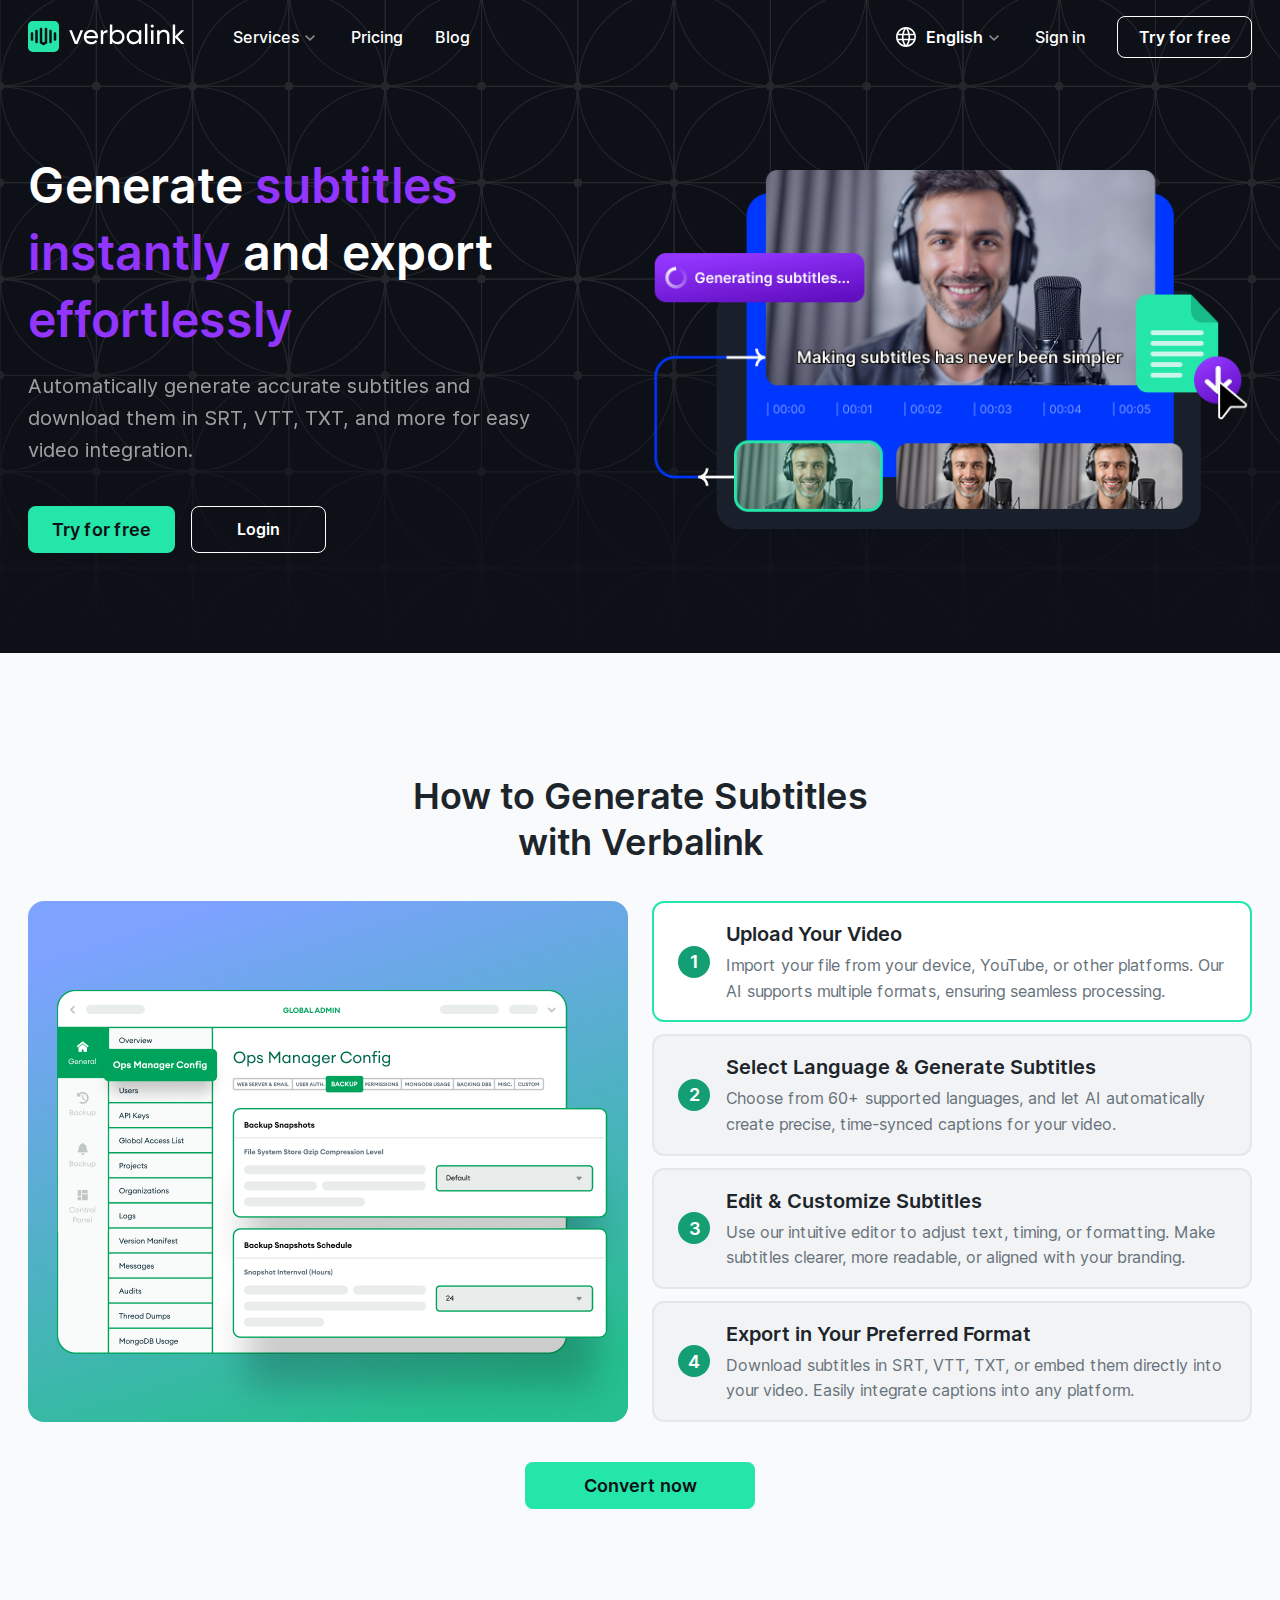
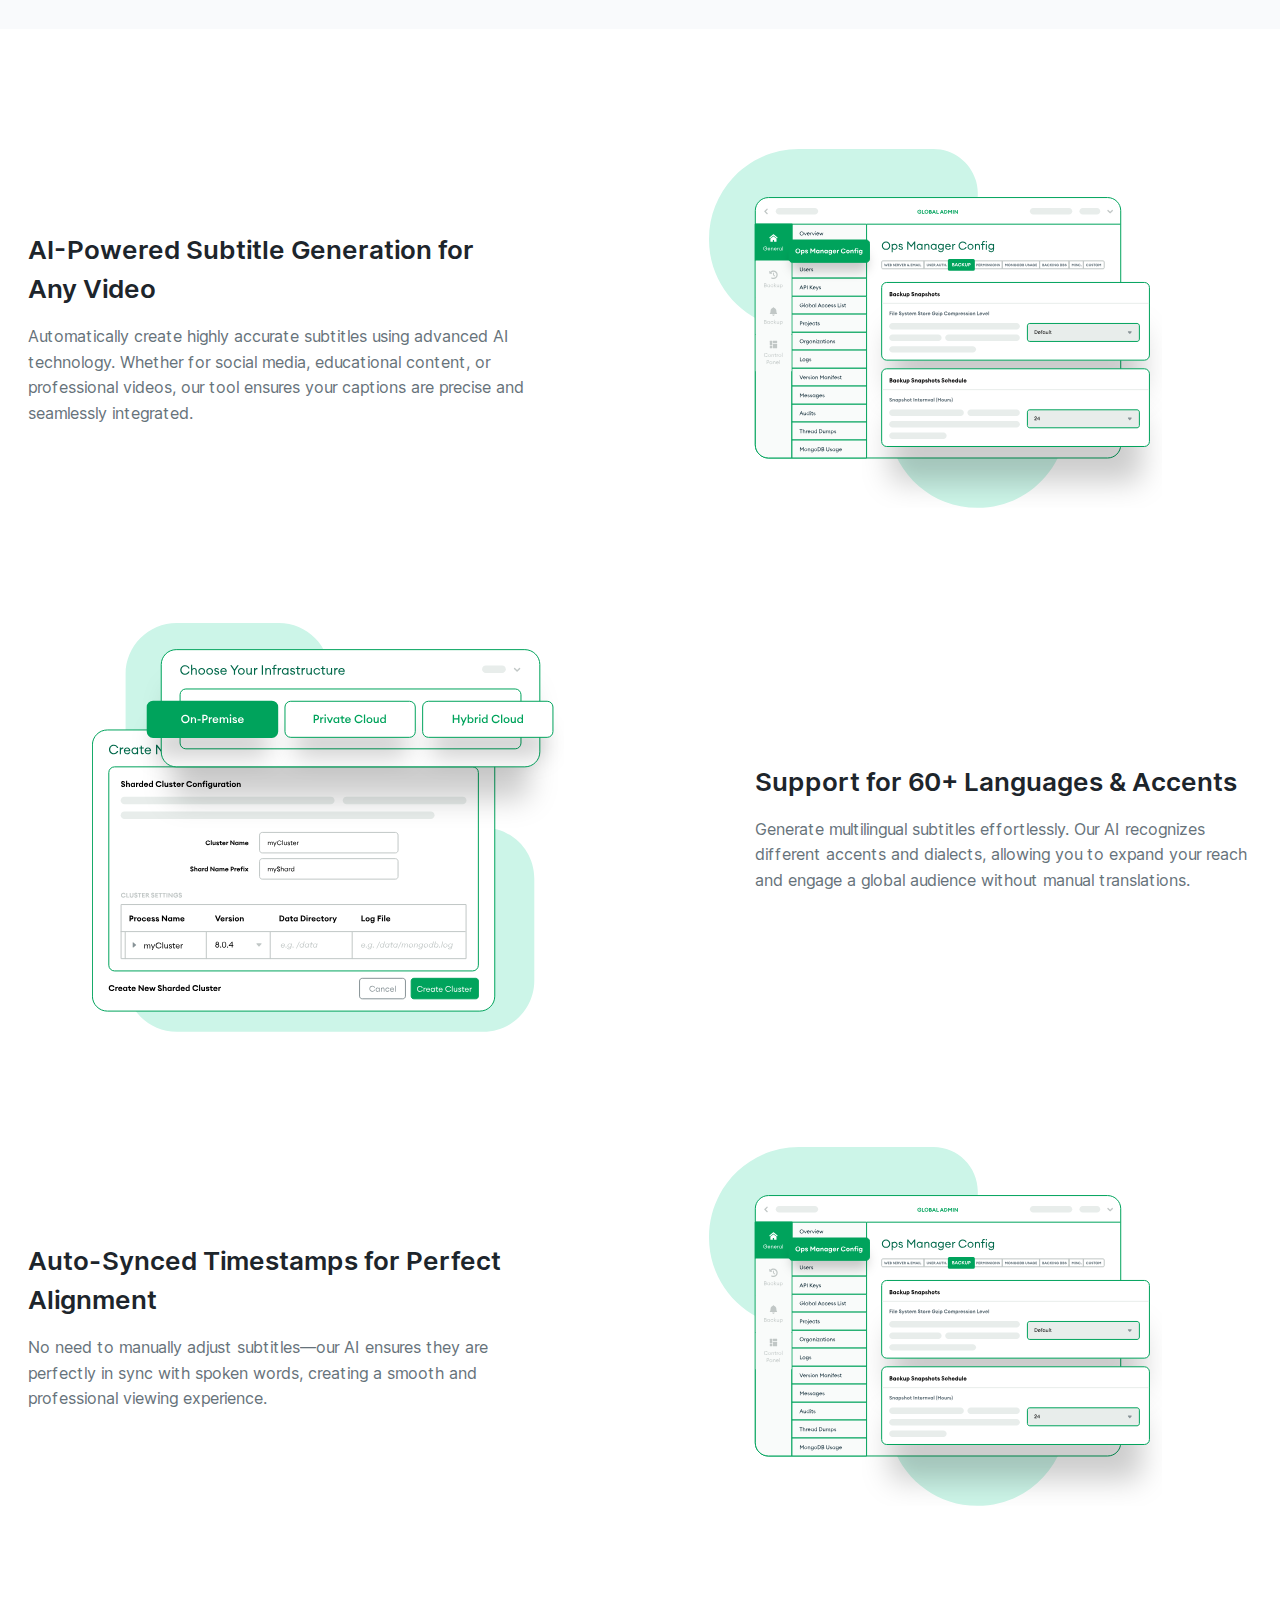
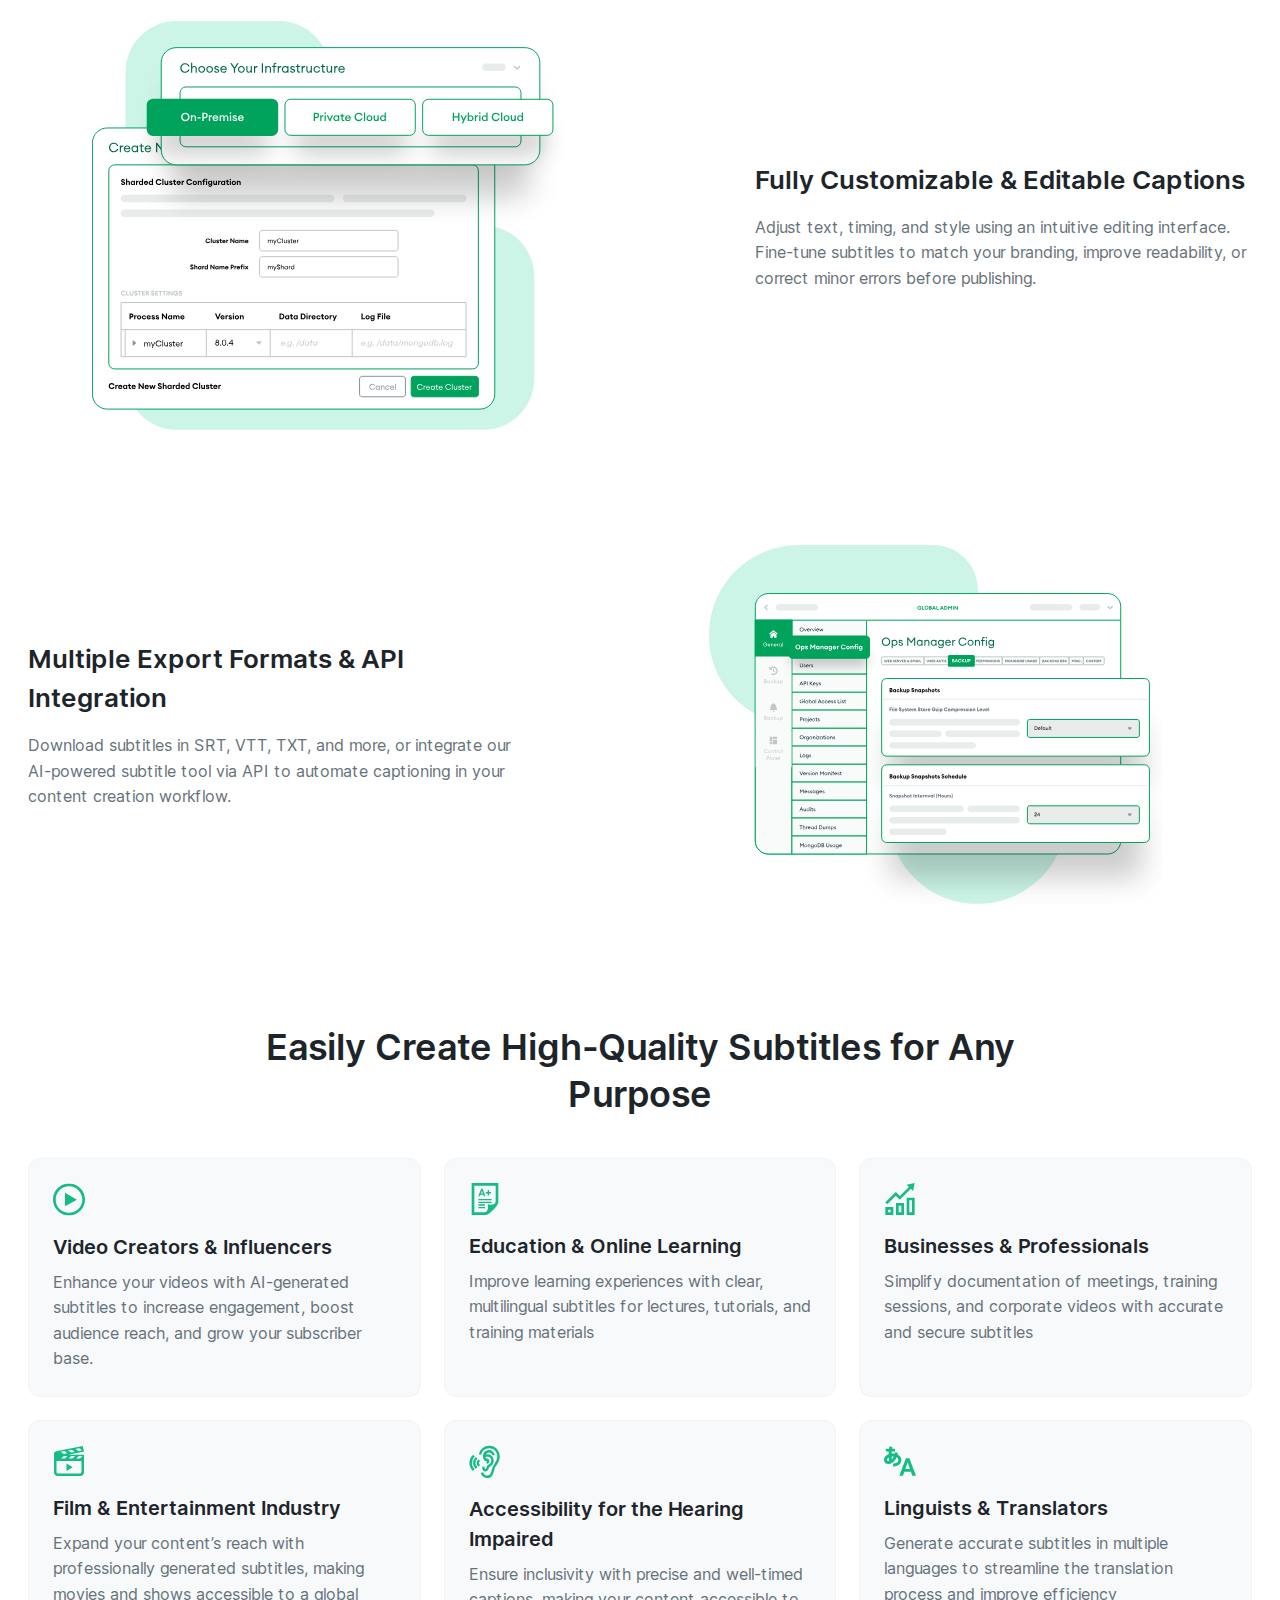
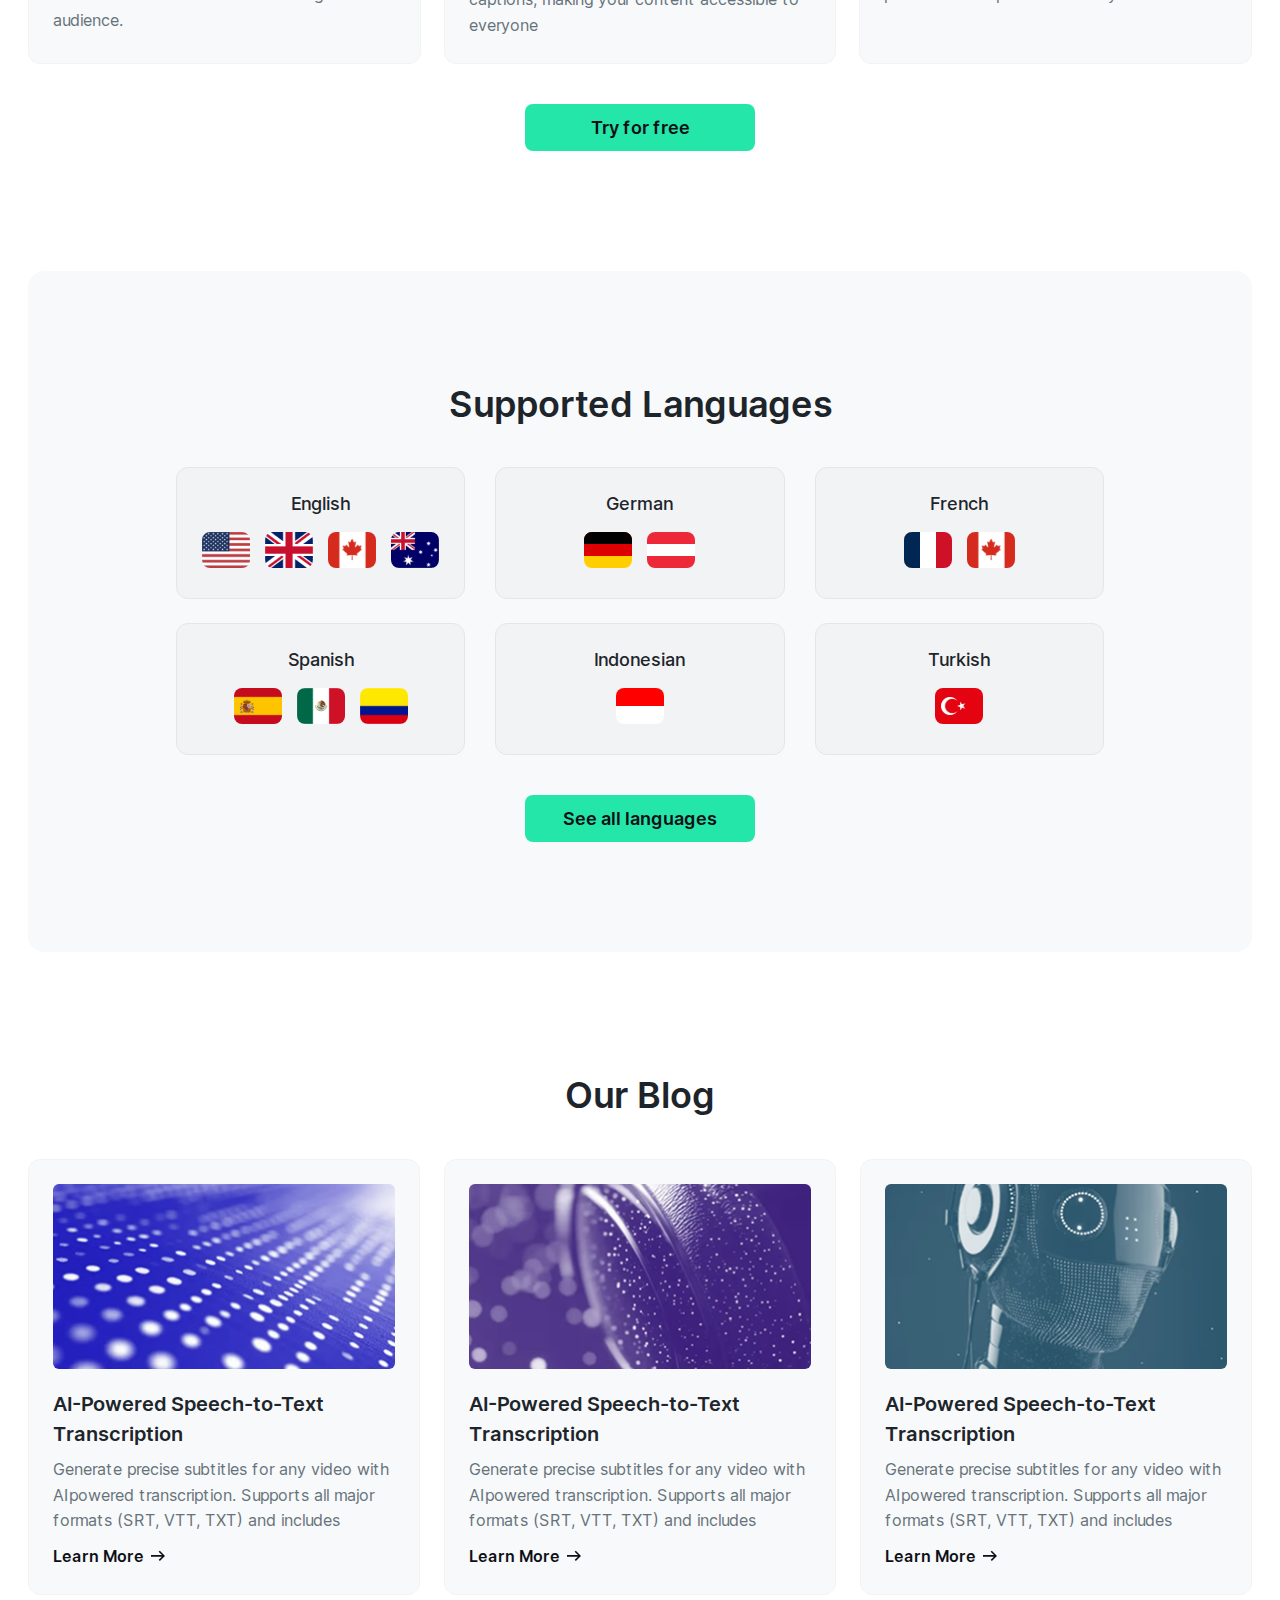
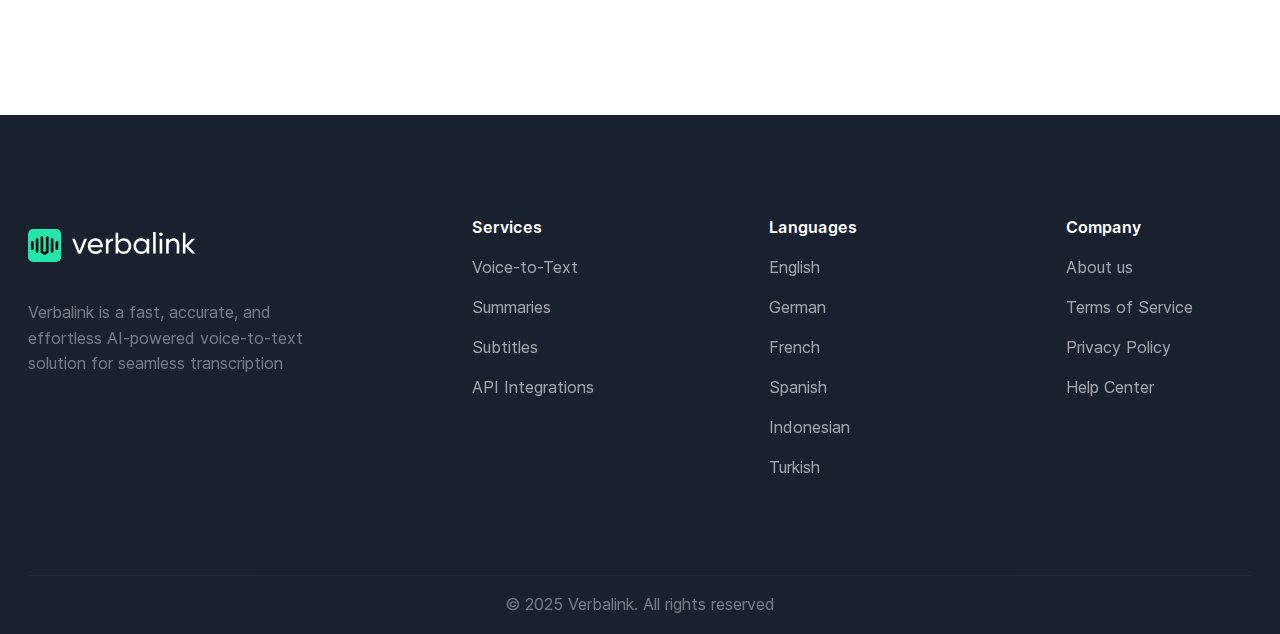
<file: subtitles.html>
<!DOCTYPE html>
<html lang="en">
<head>
	<meta charset="UTF-8">
	<meta name="viewport" content="width=device-width, initial-scale=1.0, shrink-to-fit=no, user-scalable=no">
	<meta content="telephone=no" name="format-detection"/>
	<link rel="stylesheet" href="assets/css/swiper-bundle.min.css">
	<link rel="stylesheet" href="assets/css/style.css">
	<title>Subtitles</title>
</head>
<body>
	<!--Sprite-->
	<svg style="display: none;">
		<symbol id="globe-icon" viewBox="0 0 24 24">
			<g>
				<path fill-rule="evenodd" clip-rule="evenodd" d="M12 2C17.5192 2 22 6.48083 22 12C22 17.5192 17.5192 22 12 22C6.48083 22 2 17.5192 2 12C2 6.48083 6.48083 2 12 2ZM14.1308 15.3333H9.86833C10.3233 17.3833 11.0692 18.7617 12 20.12C12.995 18.6692 13.7008 17.2783 14.1308 15.3333ZM8.16667 15.3333H4.36083C5.39083 17.6875 7.4475 19.4767 9.99 20.0967C9.11667 18.6525 8.50417 17.0483 8.16667 15.3333ZM19.6392 15.3333H15.8333C15.5075 16.99 14.9208 18.5725 14.0208 20.0783C16.5308 19.4425 18.6183 17.6658 19.6392 15.3333ZM7.96833 10.3333H3.83333C3.61083 11.4275 3.61083 12.5708 3.83333 13.6667H7.92917C7.83 12.5592 7.845 11.44 7.96833 10.3333ZM14.3525 10.3333H9.64667C9.50917 11.4383 9.4925 12.56 9.6025 13.6667H14.3967C14.5075 12.56 14.4892 11.4392 14.3525 10.3333ZM20.1667 10.3333H16.0308C16.1542 11.44 16.1692 12.5592 16.0708 13.6667H20.1667C20.3833 12.5958 20.3942 11.46 20.1667 10.3333ZM10.0367 3.8925C7.4725 4.5025 5.3975 6.2975 4.36083 8.66667H8.23833C8.60083 6.965 9.22 5.34583 10.0367 3.8925ZM11.9992 3.8525C11.0917 5.3275 10.4075 6.73 9.94667 8.66667H14.0525C13.6075 6.795 12.9383 5.37667 11.9992 3.8525ZM13.9725 3.91C14.8167 5.42 15.4167 7.04333 15.7608 8.66667H19.6392C18.6125 6.32 16.5042 4.535 13.9725 3.91Z"/>
			</g>
		</symbol>
	</svg>

	<div class="wrapper">
		<header class="header">
			<div class="container">
				<div class="header__inner">
					<a href="/" class="header__logo">
						<img src="assets/images/logo.svg" alt="">
					</a>
					<nav class="header__nav">
						<div class="header__col">
							<div class="header__link header__link_drop">
								<span>Services</span>
								<div class="header__menu menu">
									<div class="menu__wrapper">
										<div class="menu__inner">
											<a href="voice-to-text.html" class="menu__item">
												<div class="menu__icon">
													<img src="assets/images/voice-icon.svg" alt="">
												</div>
												<div class="menu__info">
													<div class="menu__title">Voice-to-Text</div>
													<div class="menu__description">Speak directly, and we’ll instantly convert your voice into written text</div>
												</div>
											</a><!--/menu__item-->
											<a href="summaries.html" class="menu__item">
												<div class="menu__icon">
													<img src="assets/images/drop-icon.svg" alt="">
												</div>
												<div class="menu__info">
													<div class="menu__title">Summaries</div>
													<div class="menu__description">Drop an audio or video file, and we’ll turn it into accurate text in no time</div>
												</div>
											</a><!--/menu__item-->
											<a href="subtitles.html" class="menu__item">
												<div class="menu__icon">
													<img src="assets/images/video-icon.svg" alt="">
												</div>
												<div class="menu__info">
													<div class="menu__title">Subtitles</div>
													<div class="menu__description">Paste a video link, and we’ll instantly convert its audio into text</div>
												</div>
											</a><!--/menu__item-->
											<a href="api.html" class="menu__item">
												<div class="menu__icon">
													<img src="assets/images/setting-icon.svg" alt="">
												</div>
												<div class="menu__info">
													<div class="menu__title">API</div>
													<div class="menu__description">Effortlessly connect Verbalink with your favorite tools and platforms.</div>
												</div>
											</a><!--/menu__item-->
										</div>
									</div>
								</div><!--/menu-->
							</div>
							<a href="#" class="header__link">
								<span>Pricing</span>
							</a>
							<a href="#" class="header__link">
								<span>Blog</span>
							</a>
						</div>
						<div class="header__col">
							<div class="header__lang lang">
								<div class="lang__select">
									<svg>
										<use xlink:href="#globe-icon"></use>
									</svg>
									<span>English</span>
								</div>
								<div class="lang__dropdown">
									<div class="lang__inner">
										<div class="lang__option selected">
											<div class="lang__icon">
												<img src="assets/images/en-icon.svg" alt="">
											</div>
											<span class="lang__name">English</span>
										</div><!--/lang__option-->
										<div class="lang__option">
											<div class="lang__icon">
												<img src="assets/images/spain-icon.svg" alt="">
											</div>
											<span class="lang__name">Spanish</span>
										</div><!--/lang__option-->
										<div class="lang__option">
											<div class="lang__icon">
												<img src="assets/images/brazil-icon.svg" alt="">
											</div>
											<span class="lang__name">Portuguese</span>
										</div><!--/lang__option-->
									</div>
								</div>
							</div><!--/lang-->
							<a href="#" class="header__sign">
								<span>Sign in</span>
							</a>
							<a href="#" class="btn btn_wh">Try for free</a>
						</div>
					</nav>
					<div class="header__burger burger">
						<span class="burger__item"></span>
					</div>
				</div>
			</div>
		</header><!--/header-->
		<main class="main">
			<section class="page-intro">
				<div class="container">
					<div class="page-intro__inner">
						<div class="page-intro__info">
							<h1 class="page-intro__title">Generate <span>subtitles instantly</span> and export <span>effortlessly</span></h1>
							<div class="page-intro__description">Automatically generate accurate subtitles and download them in SRT, VTT, TXT, and more for easy video integration.</div>
							<div class="page-intro__buttons">
								<a href="#" class="btn-green">Try for free</a>
								<a href="#" class="btn btn_wh">Login</a>
							</div>
						</div>
						<div class="page-intro__photo">
							<img src="assets/images/graphica_subtitles.png" alt="">
						</div>
					</div>
				</div>
			</section><!--/page-intro-->
			<section class="steps section">
				<div class="container">
					<h2 class="title">How to Generate Subtitles <br>with Verbalink</h2>
					<div class="steps__inner">
						<div class="steps__visual"></div>
						<div class="steps__list">
							<div class="steps__item active">
								<div class="steps__info">
									<div class="steps__number">1</div>
									<div class="steps__text">
										<div class="steps__title">Upload Your Video</div>
										<div class="steps__description">Import your file from your device, YouTube, or other platforms. Our AI supports multiple formats, ensuring seamless processing.</div>
									</div>
								</div>
								<div class="steps__photo show">
									<div class="steps__photo-inner">
										<img src="assets/images/steps_1.png" alt="">
									</div>
								</div>
							</div><!--/steps__item-->
							<div class="steps__item">
								<div class="steps__info">
									<div class="steps__number">2</div>
									<div class="steps__text">
										<div class="steps__title">Select Language & Generate Subtitles</div>
										<div class="steps__description">Choose from 60+ supported languages, and let AI automatically create precise, time-synced captions for your video.</div>
									</div>
								</div>
								<div class="steps__photo">
									<div class="steps__photo-inner">
										<img src="assets/images/steps_1.png" alt="">
									</div>
								</div>
							</div><!--/steps__item-->
							<div class="steps__item">
								<div class="steps__info">
									<div class="steps__number">3</div>
									<div class="steps__text">
										<div class="steps__title">Edit & Customize Subtitles</div>
										<div class="steps__description">Use our intuitive editor to adjust text, timing, or formatting. Make subtitles clearer, more readable, or aligned with your branding.</div>
									</div>
								</div>
								<div class="steps__photo">
									<div class="steps__photo-inner">
										<img src="assets/images/steps_1.png" alt="">
									</div>
								</div>
							</div><!--/steps__item-->
							<div class="steps__item">
								<div class="steps__info">
									<div class="steps__number">4</div>
									<div class="steps__text">
										<div class="steps__title">Export in Your Preferred Format</div>
										<div class="steps__description">Download subtitles in SRT, VTT, TXT, or embed them directly into your video. Easily integrate captions into any platform.</div>
									</div>
								</div>
								<div class="steps__photo">
									<div class="steps__photo-inner">
										<img src="assets/images/steps_1.png" alt="">
									</div>
								</div>
							</div><!--/steps__item-->
						</div>
					</div>
					<div class="steps__btn">
						<a href="#" class="btn-green">Convert now</a>
					</div>
				</div>
			</section><!--/steps-->
			<section class="services section">
				<div class="container">
					<div class="services__item">
						<div class="services__info">
							<h3 class="services__title">AI-Powered Subtitle Generation for Any Video</h3>
							<div class="services__description">Automatically create highly accurate subtitles using advanced AI technology. Whether for social media, educational content, or professional videos, our tool ensures your captions are precise and seamlessly integrated.</div>
						</div>
						<div class="services__photo">
							<img src="assets/images/services_1.svg" alt="">
						</div>
					</div><!--/services__item-->
					<div class="services__item">
						<div class="services__photo">
							<img src="assets/images/services_2.svg" alt="">
						</div>
						<div class="services__info">
							<h3 class="services__title">Support for 60+ Languages & Accents</h3>
							<div class="services__description">Generate multilingual subtitles effortlessly. Our AI recognizes different accents and dialects, allowing you to expand your reach and engage a global audience without manual translations.</div>
						</div>
					</div><!--/services__item-->
					<div class="services__item">
						<div class="services__info">
							<h3 class="services__title">Auto-Synced Timestamps for Perfect Alignment</h3>
							<div class="services__description">No need to manually adjust subtitles—our AI ensures they are perfectly in sync with spoken words, creating a smooth and professional viewing experience.</div>
						</div>
						<div class="services__photo">
							<img src="assets/images/services_1.svg" alt="">
						</div>
					</div><!--/services__item-->
					<div class="services__item">
						<div class="services__photo">
							<img src="assets/images/services_2.svg" alt="">
						</div>
						<div class="services__info">
							<h3 class="services__title">Fully Customizable & Editable Captions</h3>
							<div class="services__description">Adjust text, timing, and style using an intuitive editing interface. Fine-tune subtitles to match your branding, improve readability, or correct minor errors before publishing.</div>
						</div>
					</div><!--/services__item-->
					<div class="services__item">
						<div class="services__info">
							<h3 class="services__title">Multiple Export Formats & API Integration</h3>
							<div class="services__description">Download subtitles in SRT, VTT, TXT, and more, or integrate our AI-powered subtitle tool via API to automate captioning in your content creation workflow.</div>
						</div>
						<div class="services__photo">
							<img src="assets/images/services_1.svg" alt="">
						</div>
					</div><!--/services__item-->
				</div>
			</section><!--/services-->
			<section class="cards section">
				<div class="container">
					<h2 class="title">Easily Create High-Quality Subtitles for Any Purpose</h2>
					<div class="cards__inner">
						<div class="cards__box">
							<div class="cards__icon">
								<img src="assets/images/cards-icon_1.svg" alt="">
							</div>
							<div class="cards__name">Video Creators & Influencers</div>
							<div class="cards__description">Enhance your videos with AI-generated subtitles to increase engagement, boost audience reach, and grow your subscriber base.</div>
						</div><!--/cards__box-->
						<div class="cards__box">
							<div class="cards__icon">
								<img src="assets/images/cards-icon_2.svg" alt="">
							</div>
							<div class="cards__name">Education & Online Learning</div>
							<div class="cards__description">Improve learning experiences with clear, multilingual subtitles for lectures, tutorials, and training materials</div>
						</div><!--/cards__box-->
						<div class="cards__box">
							<div class="cards__icon">
								<img src="assets/images/cards-icon_3.svg" alt="">
							</div>
							<div class="cards__name">Businesses & Professionals</div>
							<div class="cards__description">Simplify documentation of meetings, training sessions, and corporate videos with accurate and secure subtitles</div>
						</div><!--/cards__box-->
						<div class="cards__box">
							<div class="cards__icon">
								<img src="assets/images/cards-icon_4.svg" alt="">
							</div>
							<div class="cards__name">Film & Entertainment Industry</div>
							<div class="cards__description">Expand your content’s reach with professionally generated subtitles, making movies and shows accessible to a global audience.</div>
						</div><!--/cards__box-->
						<div class="cards__box">
							<div class="cards__icon">
								<img src="assets/images/cards-icon_5.svg" alt="">
							</div>
							<div class="cards__name">Accessibility for the Hearing Impaired</div>
							<div class="cards__description">Ensure inclusivity with precise and well-timed captions, making your content accessible to everyone</div>
						</div><!--/cards__box-->
						<div class="cards__box">
							<div class="cards__icon">
								<img src="assets/images/cards-icon_6.svg" alt="">
							</div>
							<div class="cards__name">Linguists & Translators</div>
							<div class="cards__description">Generate accurate subtitles in multiple languages to streamline the translation process and improve efficiency</div>
						</div><!--/cards__box-->
					</div>
					<div class="cards__btn">
						<a href="#" class="btn-green">Try for free</a>
					</div>
				</div>
			</section><!--/cards-->
			<section class="languages section">
				<div class="container">
					<div class="languages__box">
						<h2 class="title">Supported Languages</h2>
						<div class="languages__wrapper">
							<div class="languages__inner">
								<a href="#" class="languages__item">
									<div class="languages__name">English</div>
									<div class="languages__country">
										<div class="languages__icon">
											<img src="assets/images/country_1.svg" alt="">
										</div>
										<div class="languages__icon">
											<img src="assets/images/country_2.svg" alt="">
										</div>
										<div class="languages__icon">
											<img src="assets/images/country_3.svg" alt="">
										</div>
										<div class="languages__icon">
											<img src="assets/images/country_4.svg" alt="">
										</div>
									</div>
								</a><!--/languages__item-->
								<a href="#" class="languages__item">
									<div class="languages__name">German</div>
									<div class="languages__country">
										<div class="languages__icon">
											<img src="assets/images/country_5.svg" alt="">
										</div>
										<div class="languages__icon">
											<img src="assets/images/country_6.svg" alt="">
										</div>
									</div>
								</a><!--/languages__item-->
								<a href="#" class="languages__item">
									<div class="languages__name">French</div>
									<div class="languages__country">
										<div class="languages__icon">
											<img src="assets/images/country_7.svg" alt="">
										</div>
										<div class="languages__icon">
											<img src="assets/images/country_8.svg" alt="">
										</div>
									</div>
								</a><!--/languages__item-->
								<a href="#" class="languages__item">
									<div class="languages__name">Spanish</div>
									<div class="languages__country">
										<div class="languages__icon">
											<img src="assets/images/country_9.svg" alt="">
										</div>
										<div class="languages__icon">
											<img src="assets/images/country_10.svg" alt="">
										</div>
										<div class="languages__icon">
											<img src="assets/images/country_11.svg" alt="">
										</div>
									</div>
								</a><!--/languages__item-->
								<a href="#" class="languages__item">
									<div class="languages__name">Indonesian</div>
									<div class="languages__country">
										<div class="languages__icon">
											<img src="assets/images/country_12.svg" alt="">
										</div>
									</div>
								</a><!--/languages__item-->
								<a href="#" class="languages__item">
									<div class="languages__name">Turkish</div>
									<div class="languages__country">
										<div class="languages__icon">
											<img src="assets/images/country_13.svg" alt="">
										</div>
									</div>
								</a><!--/languages__item-->
							</div>
						</div>
						<a href="#" class="btn-green">See all languages</a>
					</div>
				</div>
			</section><!--/languages-->
			<section class="blog section">
				<div class="container">
					<h2 class="title"> Our Blog</h2>
					<div class="blog__content">
						<div class="blog__slider swiper">
							<div class="blog__wrapper swiper-wrapper">
								<div class="blog__slide swiper-slide">
									<div class="blog__box">
										<div class="blog__block">
											<div class="blog__photo">
												<img src="assets/images/blog-photo_1.png" alt="">
											</div>
											<h4 class="blog__title">AI-Powered Speech-to-Text Transcription</h4>
											<div class="blog__description">Generate precise subtitles for any video with AIpowered transcription. Supports all major formats (SRT, VTT, TXT) and includes</div>
										</div>
										<a href="#" class="link">Learn More</a>
									</div><!--/blog__box-->
								</div><!--/blog__slide-->
								<div class="blog__slide swiper-slide">
									<div class="blog__box">
										<div class="blog__block">
											<div class="blog__photo">
												<img src="assets/images/blog-photo_2.png" alt="">
											</div>
											<h4 class="blog__title">AI-Powered Speech-to-Text Transcription</h4>
											<div class="blog__description">Generate precise subtitles for any video with AIpowered transcription. Supports all major formats (SRT, VTT, TXT) and includes </div>
										</div>
										<a href="#" class="link">Learn More</a>
									</div><!--/blog__box-->
								</div><!--/blog__slide-->
								<div class="blog__slide swiper-slide">
									<div class="blog__box">
										<div class="blog__block">
											<div class="blog__photo">
												<img src="assets/images/blog-photo_3.png" alt="">
											</div>
											<h4 class="blog__title">AI-Powered Speech-to-Text Transcription</h4>
											<div class="blog__description">Generate precise subtitles for any video with AIpowered transcription. Supports all major formats (SRT, VTT, TXT) and includes </div>
										</div>
										<a href="#" class="link">Learn More</a>
									</div><!--/blog__box-->
								</div><!--/blog__slide-->
							</div>
						</div><!--/blog__slider-->
						<div class="slider-arrows">
							<div class="slider-arrow slider-arrow_prev">
								<img src="assets/images/slider-arrow_bl.svg" alt="">
							</div>
							<div class="slider-arrow slider-arrow_next">
								<img src="assets/images/slider-arrow_bl.svg" alt="">
							</div>
						</div><!--/slider-arrows-->
					</div>
				</div>
			</section><!--/blog--->
		</main>
		<footer class="footer">
			<div class="container">
				<div class="footer__menu">
					<div class="footer__col">
						<a href="#" class="footer__logo">
							<img src="assets/images/logo.svg" alt="">
						</a>
						<div class="footer__description">Verbalink is a fast, accurate, and effortless AI-powered voice-to-text solution for seamless transcription</div>
					</div>
					<div class="footer__col">
						<div class="footer__title">Services</div>
						<ul class="footer__list">
							<li>
								<a href="#" class="footer__link">Voice-to-Text</a>
							</li>
							<li>
								<a href="#" class="footer__link">Summaries</a>
							</li>
							<li>
								<a href="#" class="footer__link">Subtitles</a>
							</li>
							<li>
								<a href="#" class="footer__link">API Integrations</a>
							</li>
						</ul>
					</div>
					<div class="footer__col">
						<div class="footer__title">Languages</div>
						<ul class="footer__list">
							<li>
								<a href="#" class="footer__link">English</a>
							</li>
							<li>
								<a href="#" class="footer__link">German</a>
							</li>
							<li>
								<a href="#" class="footer__link">French</a>
							</li>
							<li>
								<a href="#" class="footer__link">Spanish</a>
							</li>
							<li>
								<a href="#" class="footer__link">Indonesian</a>
							</li>
							<li>
								<a href="#" class="footer__link">Turkish</a>
							</li>
						</ul>
					</div>
					<div class="footer__col">
						<div class="footer__title">Company</div>
						<ul class="footer__list">
							<li>
								<a href="#" class="footer__link">About us</a>
							</li>
							<li>
								<a href="#" class="footer__link">Terms of Service</a>
							</li>
							<li>
								<a href="#" class="footer__link">Privacy Policy</a>
							</li>
							<li>
								<a href="#" class="footer__link">Help Center</a>
							</li>
						</ul>
					</div>
				</div>
				<div class="footer__copyright">© 2025 Verbalink. All rights reserved</div>
			</div>
		</footer><!--/footer-->
	</div>

	<script src="assets/js/jquery-3.6.0.min.js"></script>
	<script src="assets/js/swiper-bundle.min.js"></script>
	<script src="assets/js/script.js"></script>
</body>
</html>
</file>
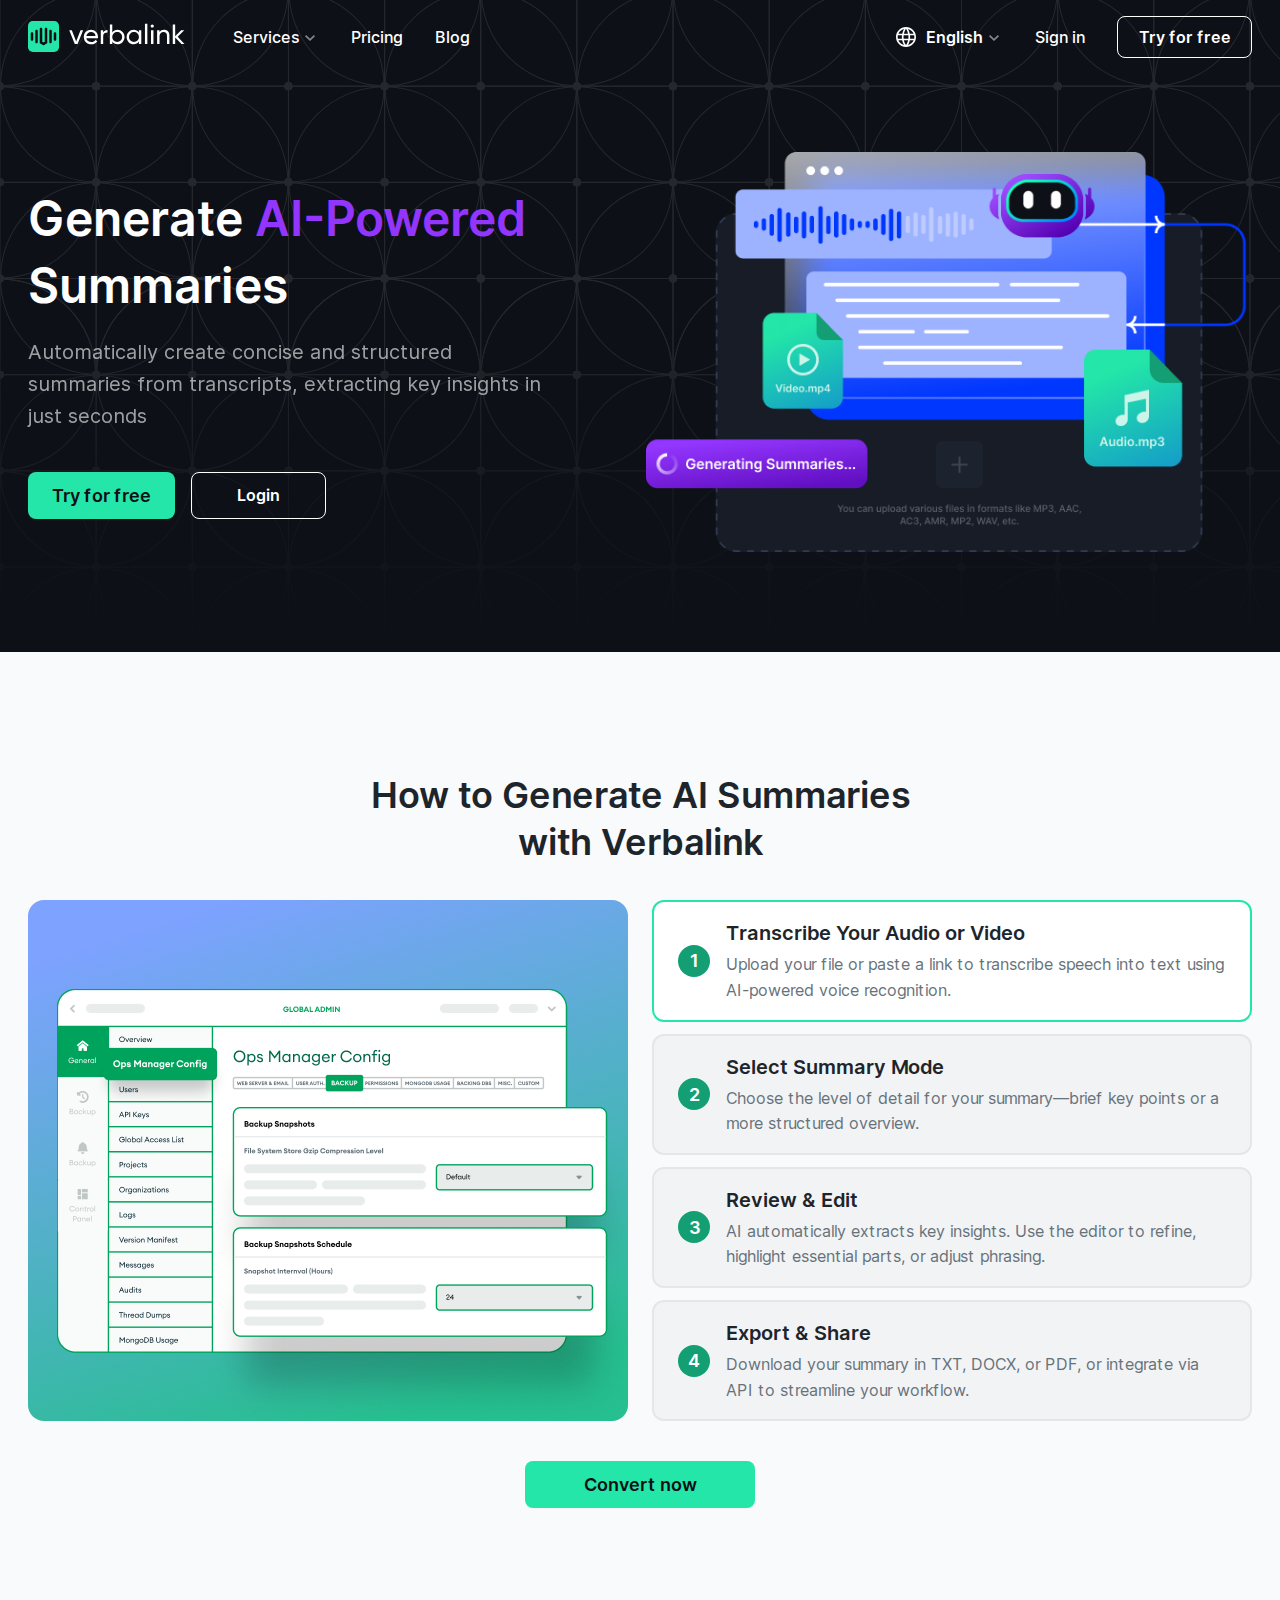
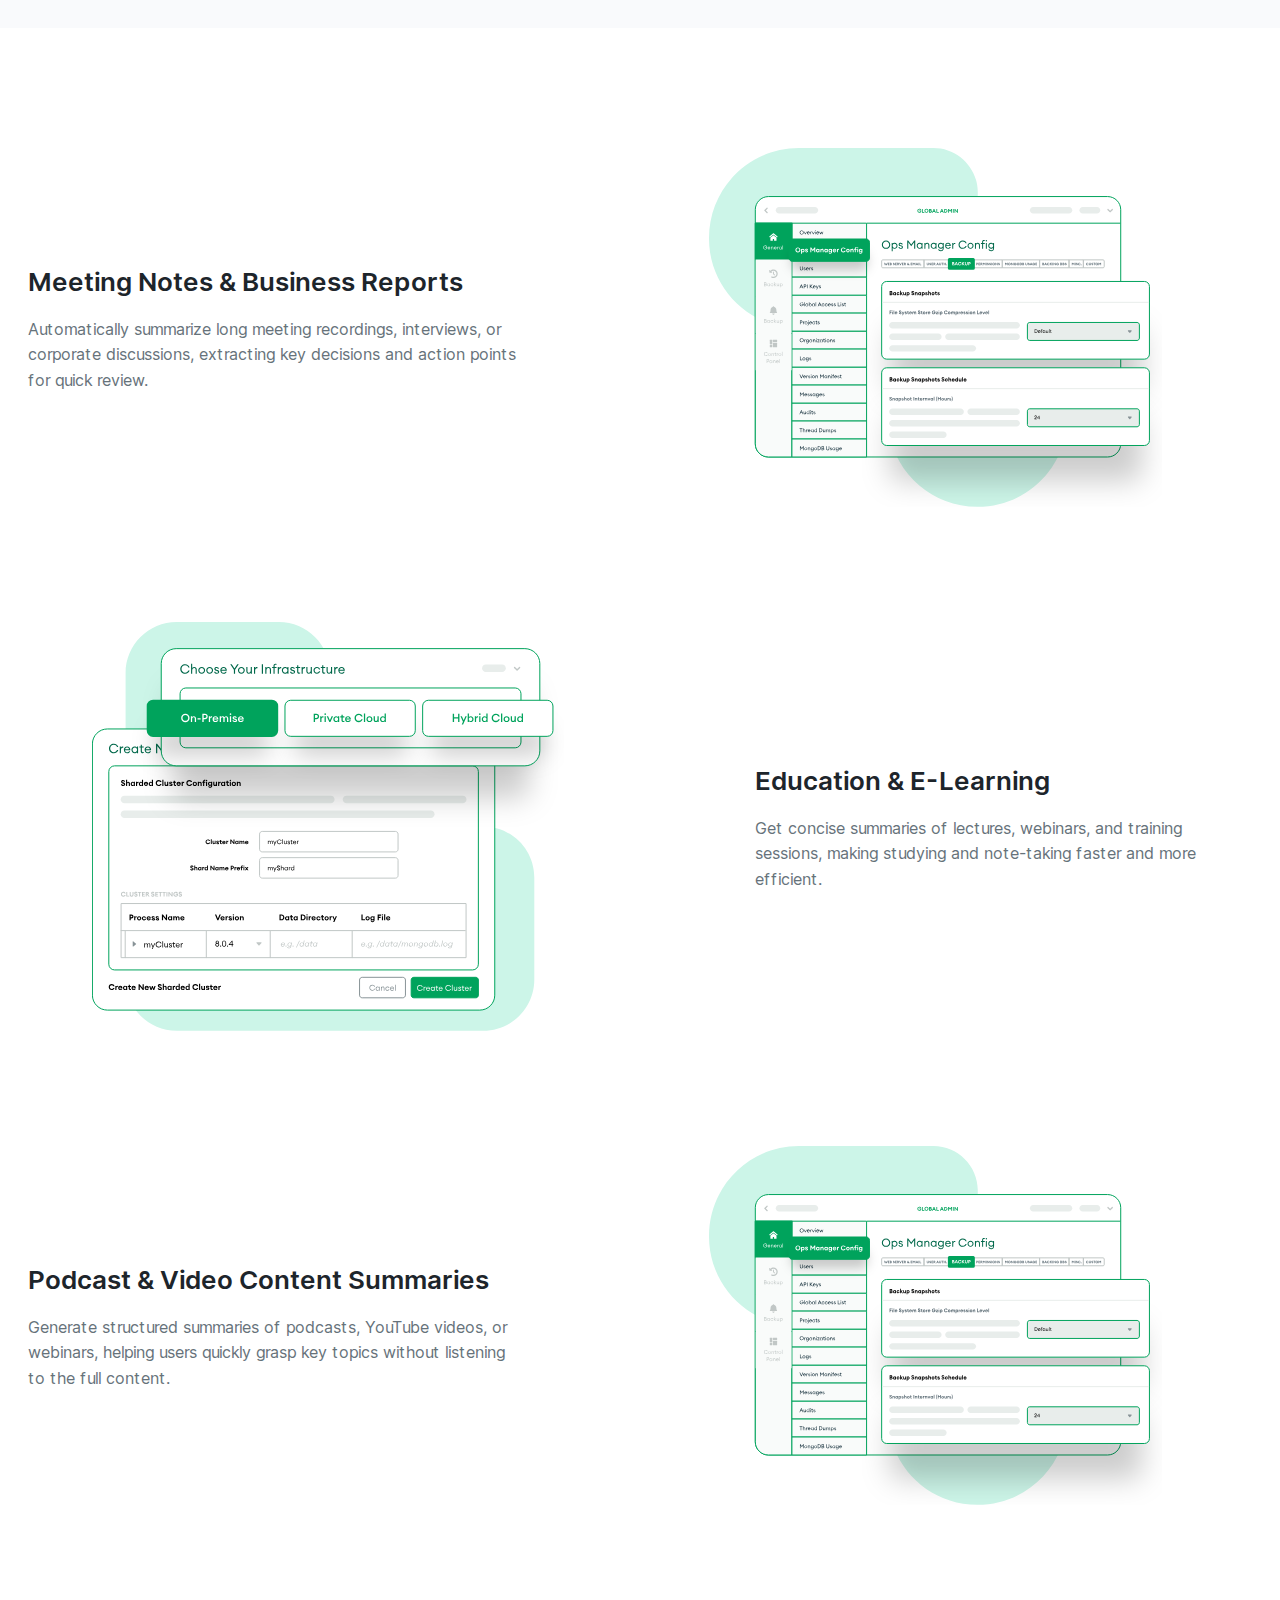
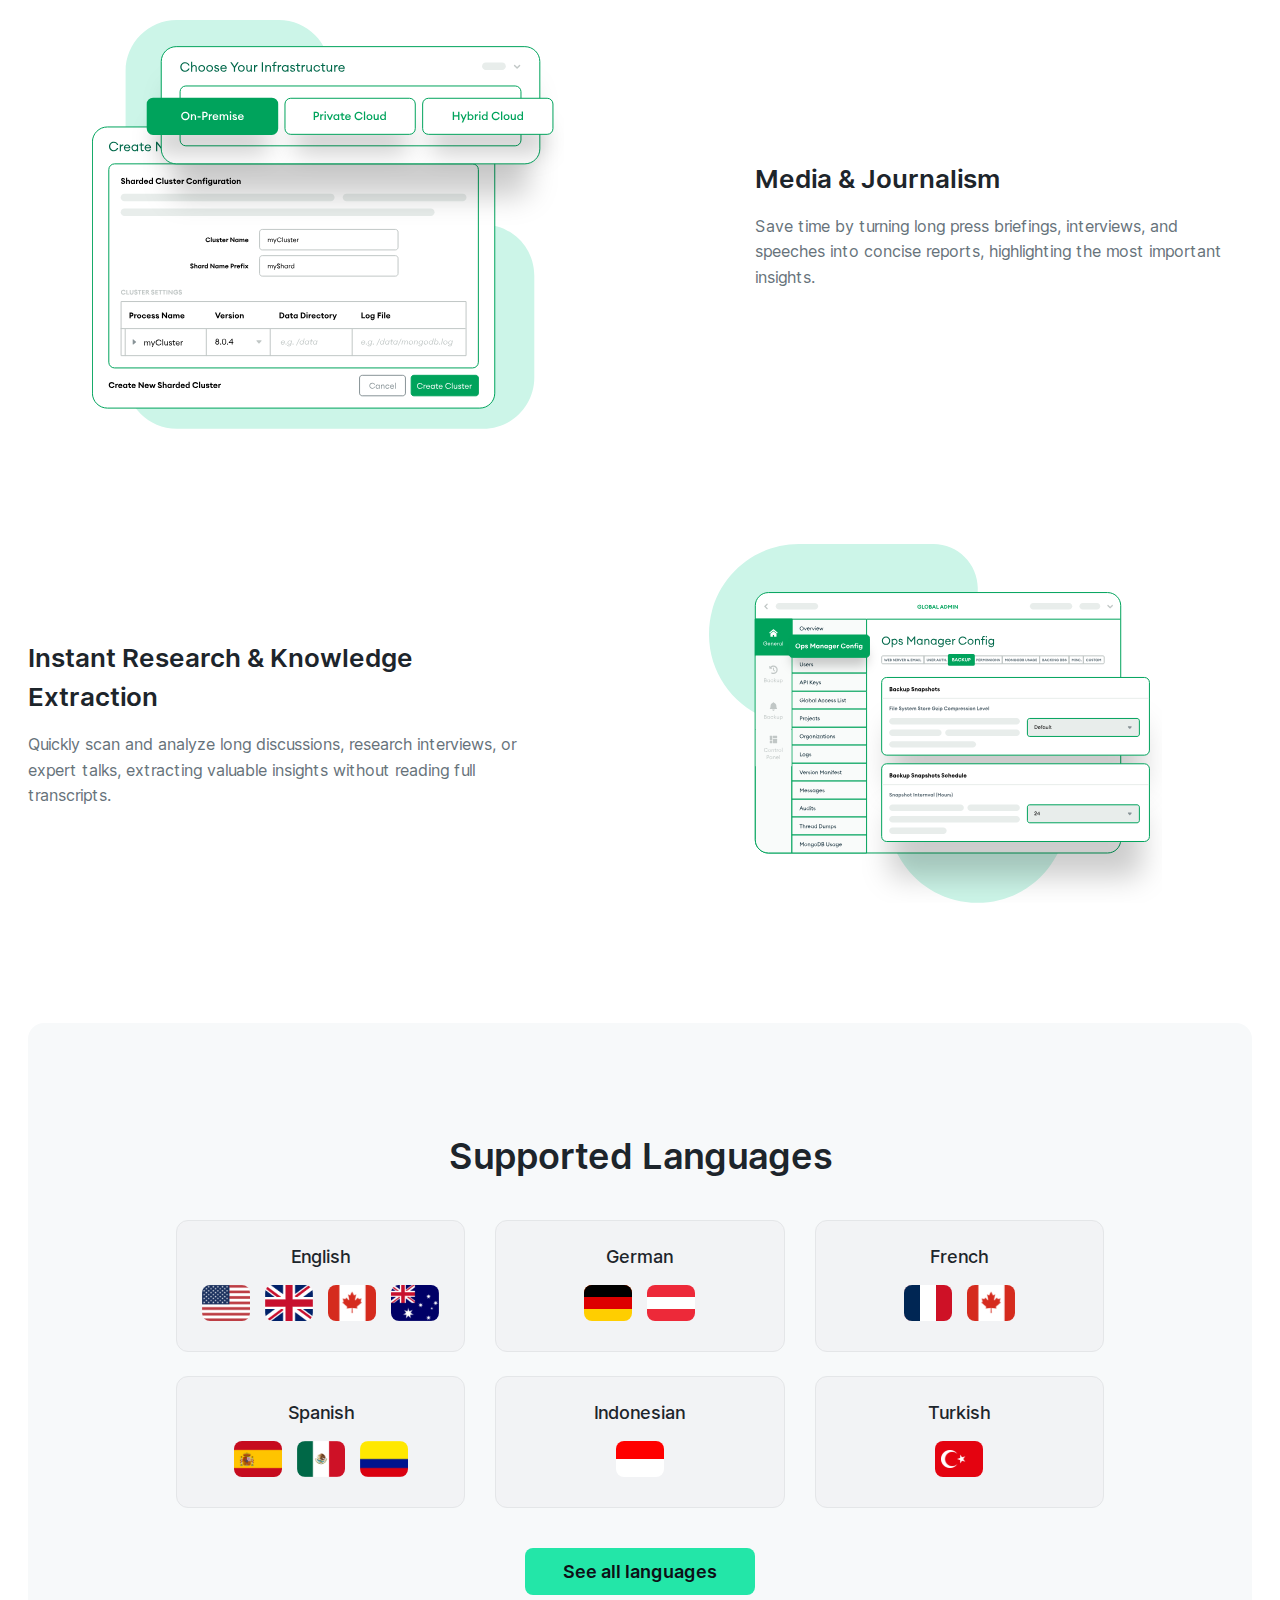
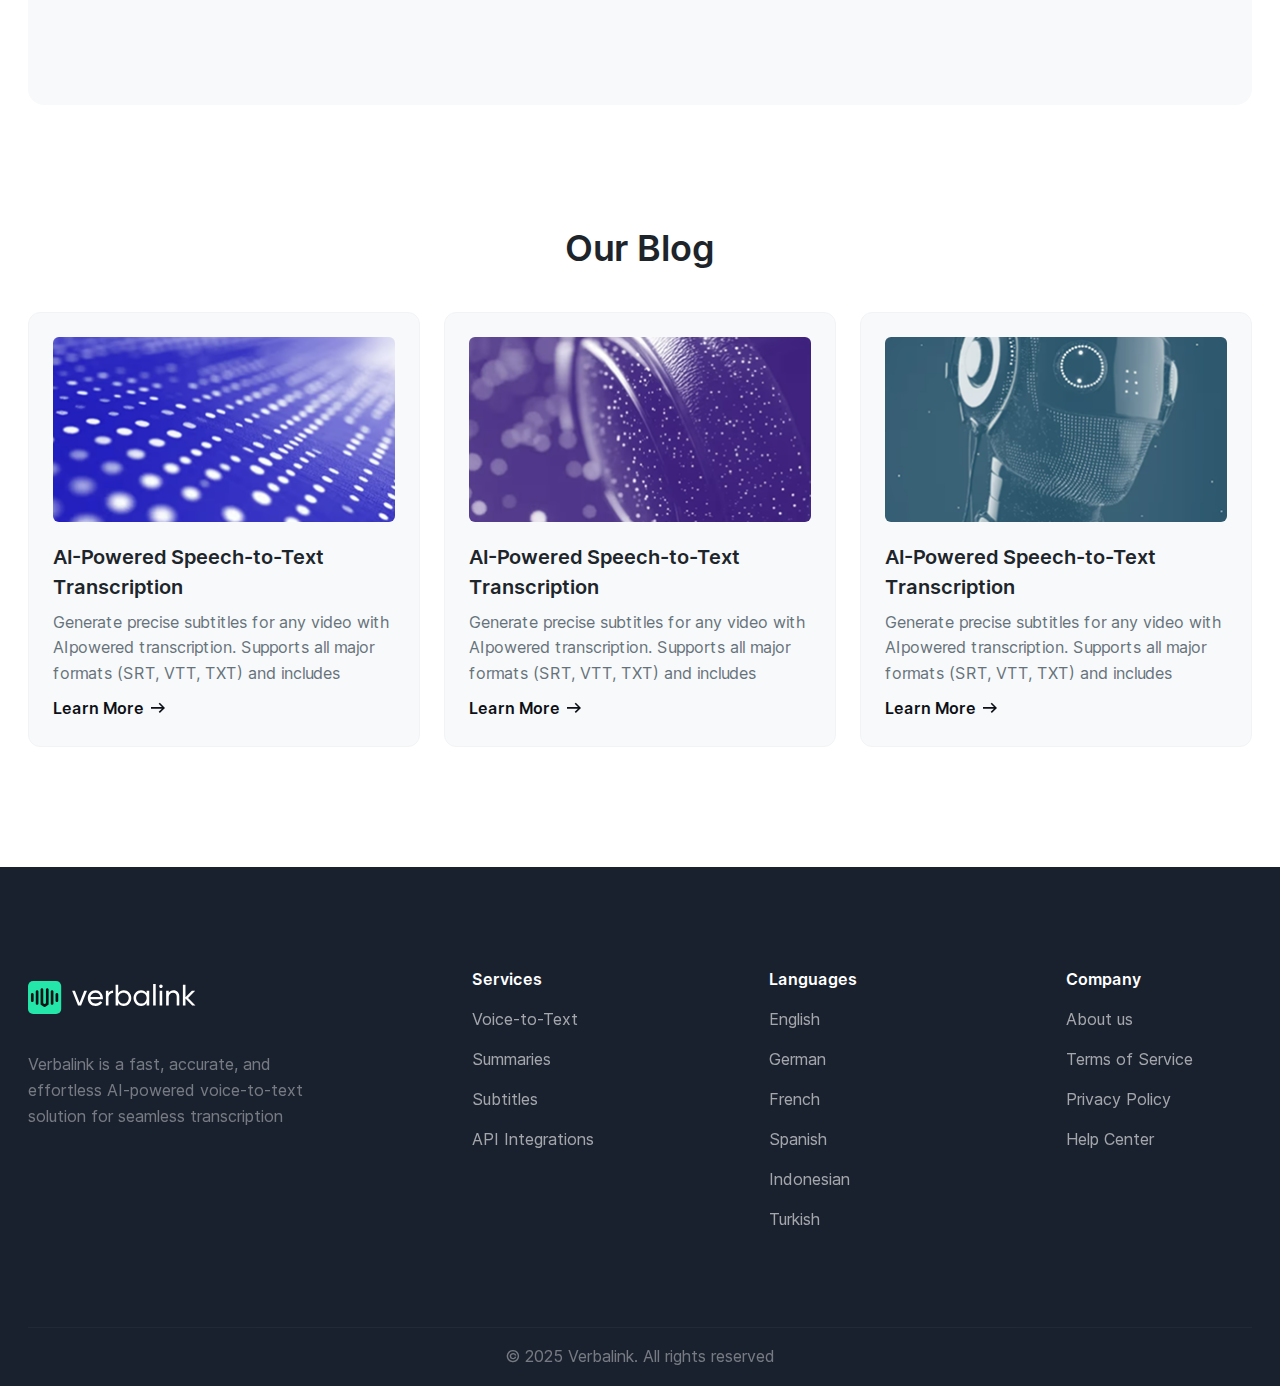
<file: summaries.html>
<!DOCTYPE html>
<html lang="en">
<head>
	<meta charset="UTF-8">
	<meta name="viewport" content="width=device-width, initial-scale=1.0, shrink-to-fit=no, user-scalable=no">
	<meta content="telephone=no" name="format-detection"/>
	<link rel="stylesheet" href="assets/css/swiper-bundle.min.css">
	<link rel="stylesheet" href="assets/css/style.css">
	<title>Summaries</title>
</head>
<body>
	<!--Sprite-->
	<svg style="display: none;">
		<symbol id="globe-icon" viewBox="0 0 24 24">
			<g>
				<path fill-rule="evenodd" clip-rule="evenodd" d="M12 2C17.5192 2 22 6.48083 22 12C22 17.5192 17.5192 22 12 22C6.48083 22 2 17.5192 2 12C2 6.48083 6.48083 2 12 2ZM14.1308 15.3333H9.86833C10.3233 17.3833 11.0692 18.7617 12 20.12C12.995 18.6692 13.7008 17.2783 14.1308 15.3333ZM8.16667 15.3333H4.36083C5.39083 17.6875 7.4475 19.4767 9.99 20.0967C9.11667 18.6525 8.50417 17.0483 8.16667 15.3333ZM19.6392 15.3333H15.8333C15.5075 16.99 14.9208 18.5725 14.0208 20.0783C16.5308 19.4425 18.6183 17.6658 19.6392 15.3333ZM7.96833 10.3333H3.83333C3.61083 11.4275 3.61083 12.5708 3.83333 13.6667H7.92917C7.83 12.5592 7.845 11.44 7.96833 10.3333ZM14.3525 10.3333H9.64667C9.50917 11.4383 9.4925 12.56 9.6025 13.6667H14.3967C14.5075 12.56 14.4892 11.4392 14.3525 10.3333ZM20.1667 10.3333H16.0308C16.1542 11.44 16.1692 12.5592 16.0708 13.6667H20.1667C20.3833 12.5958 20.3942 11.46 20.1667 10.3333ZM10.0367 3.8925C7.4725 4.5025 5.3975 6.2975 4.36083 8.66667H8.23833C8.60083 6.965 9.22 5.34583 10.0367 3.8925ZM11.9992 3.8525C11.0917 5.3275 10.4075 6.73 9.94667 8.66667H14.0525C13.6075 6.795 12.9383 5.37667 11.9992 3.8525ZM13.9725 3.91C14.8167 5.42 15.4167 7.04333 15.7608 8.66667H19.6392C18.6125 6.32 16.5042 4.535 13.9725 3.91Z"/>
			</g>
		</symbol>
	</svg>

	<div class="wrapper">
		<header class="header">
			<div class="container">
				<div class="header__inner">
					<a href="/" class="header__logo">
						<img src="assets/images/logo.svg" alt="">
					</a>
					<nav class="header__nav">
						<div class="header__col">
							<div class="header__link header__link_drop">
								<span>Services</span>
								<div class="header__menu menu">
									<div class="menu__wrapper">
										<div class="menu__inner">
											<a href="voice-to-text.html" class="menu__item">
												<div class="menu__icon">
													<img src="assets/images/voice-icon.svg" alt="">
												</div>
												<div class="menu__info">
													<div class="menu__title">Voice-to-Text</div>
													<div class="menu__description">Speak directly, and we’ll instantly convert your voice into written text</div>
												</div>
											</a><!--/menu__item-->
											<a href="summaries.html" class="menu__item">
												<div class="menu__icon">
													<img src="assets/images/drop-icon.svg" alt="">
												</div>
												<div class="menu__info">
													<div class="menu__title">Summaries</div>
													<div class="menu__description">Drop an audio or video file, and we’ll turn it into accurate text in no time</div>
												</div>
											</a><!--/menu__item-->
											<a href="subtitles.html" class="menu__item">
												<div class="menu__icon">
													<img src="assets/images/video-icon.svg" alt="">
												</div>
												<div class="menu__info">
													<div class="menu__title">Subtitles</div>
													<div class="menu__description">Paste a video link, and we’ll instantly convert its audio into text</div>
												</div>
											</a><!--/menu__item-->
											<a href="api.html" class="menu__item">
												<div class="menu__icon">
													<img src="assets/images/setting-icon.svg" alt="">
												</div>
												<div class="menu__info">
													<div class="menu__title">API</div>
													<div class="menu__description">Effortlessly connect Verbalink with your favorite tools and platforms.</div>
												</div>
											</a><!--/menu__item-->
										</div>
									</div>
								</div><!--/menu-->
							</div>
							<a href="#" class="header__link">
								<span>Pricing</span>
							</a>
							<a href="#" class="header__link">
								<span>Blog</span>
							</a>
						</div>
						<div class="header__col">
							<div class="header__lang lang">
								<div class="lang__select">
									<svg>
										<use xlink:href="#globe-icon"></use>
									</svg>
									<span>English</span>
								</div>
								<div class="lang__dropdown">
									<div class="lang__inner">
										<div class="lang__option selected">
											<div class="lang__icon">
												<img src="assets/images/en-icon.svg" alt="">
											</div>
											<span class="lang__name">English</span>
										</div><!--/lang__option-->
										<div class="lang__option">
											<div class="lang__icon">
												<img src="assets/images/spain-icon.svg" alt="">
											</div>
											<span class="lang__name">Spanish</span>
										</div><!--/lang__option-->
										<div class="lang__option">
											<div class="lang__icon">
												<img src="assets/images/brazil-icon.svg" alt="">
											</div>
											<span class="lang__name">Portuguese</span>
										</div><!--/lang__option-->
									</div>
								</div>
							</div><!--/lang-->
							<a href="#" class="header__sign">
								<span>Sign in</span>
							</a>
							<a href="#" class="btn btn_wh">Try for free</a>
						</div>
					</nav>
					<div class="header__burger burger">
						<span class="burger__item"></span>
					</div>
				</div>
			</div>
		</header><!--/header-->
		<main class="main">
			<section class="page-intro">
				<div class="container">
					<div class="page-intro__inner">
						<div class="page-intro__info">
							<h1 class="page-intro__title">Generate <span>AI-Powered</span> Summaries</h1>
							<div class="page-intro__description">Automatically create concise and structured summaries from transcripts, extracting key insights in just seconds</div>
							<div class="page-intro__buttons">
								<a href="#" class="btn-green">Try for free</a>
								<a href="#" class="btn btn_wh">Login</a>
							</div>
						</div>
						<div class="page-intro__photo">
							<img src="assets/images/graphica_summaries.png" alt="">
						</div>
					</div>
				</div>
			</section><!--/page-intro-->
			<section class="steps section">
				<div class="container">
					<h2 class="title">How to Generate AI Summaries<br> with Verbalink</h2>
					<div class="steps__inner">
						<div class="steps__visual"></div>
						<div class="steps__list">
							<div class="steps__item active">
								<div class="steps__info">
									<div class="steps__number">1</div>
									<div class="steps__text">
										<div class="steps__title">Transcribe Your Audio or Video</div>
										<div class="steps__description">Upload your file or paste a link to transcribe speech into text using AI-powered voice recognition.</div>
									</div>
								</div>
								<div class="steps__photo show">
									<div class="steps__photo-inner">
										<img src="assets/images/steps_1.png" alt="">
									</div>
								</div>
							</div><!--/steps__item-->
							<div class="steps__item">
								<div class="steps__info">
									<div class="steps__number">2</div>
									<div class="steps__text">
										<div class="steps__title">Select Summary Mode</div>
										<div class="steps__description">Choose the level of detail for your summary—brief key points or a more structured overview.</div>
									</div>
								</div>
								<div class="steps__photo">
									<div class="steps__photo-inner">
										<img src="assets/images/steps_1.png" alt="">
									</div>
								</div>
							</div><!--/steps__item-->
							<div class="steps__item">
								<div class="steps__info">
									<div class="steps__number">3</div>
									<div class="steps__text">
										<div class="steps__title">Review & Edit</div>
										<div class="steps__description">AI automatically extracts key insights. Use the editor to refine, highlight essential parts, or adjust phrasing.</div>
									</div>
								</div>
								<div class="steps__photo">
									<div class="steps__photo-inner">
										<img src="assets/images/steps_1.png" alt="">
									</div>
								</div>
							</div><!--/steps__item-->
							<div class="steps__item">
								<div class="steps__info">
									<div class="steps__number">4</div>
									<div class="steps__text">
										<div class="steps__title">Export & Share</div>
										<div class="steps__description">Download your summary in TXT, DOCX, or PDF, or integrate via API to streamline your workflow.</div>
									</div>
								</div>
								<div class="steps__photo">
									<div class="steps__photo-inner">
										<img src="assets/images/steps_1.png" alt="">
									</div>
								</div>
							</div><!--/steps__item-->
						</div>
					</div>
					<div class="steps__btn">
						<a href="#" class="btn-green">Convert now</a>
					</div>
				</div>
			</section><!--/steps-->
			<section class="services section">
				<div class="container">
					<div class="services__item">
						<div class="services__info">
							<h3 class="services__title">Meeting Notes & Business Reports</h3>
							<div class="services__description">Automatically summarize long meeting recordings, interviews, or corporate discussions, extracting key decisions and action points for quick review.</div>
						</div>
						<div class="services__photo">
							<img src="assets/images/services_1.svg" alt="">
						</div>
					</div><!--/services__item-->
					<div class="services__item">
						<div class="services__photo">
							<img src="assets/images/services_2.svg" alt="">
						</div>
						<div class="services__info">
							<h3 class="services__title">Education & E-Learning</h3>
							<div class="services__description">Get concise summaries of lectures, webinars, and training sessions, making studying and note-taking faster and more efficient.</div>
						</div>
					</div><!--/services__item-->
					<div class="services__item">
						<div class="services__info">
							<h3 class="services__title">Podcast & Video Content Summaries</h3>
							<div class="services__description">Generate structured summaries of podcasts, YouTube videos, or webinars, helping users quickly grasp key topics without listening to the full content.</div>
						</div>
						<div class="services__photo">
							<img src="assets/images/services_1.svg" alt="">
						</div>
					</div><!--/services__item-->
					<div class="services__item">
						<div class="services__photo">
							<img src="assets/images/services_2.svg" alt="">
						</div>
						<div class="services__info">
							<h3 class="services__title">Media & Journalism</h3>
							<div class="services__description">Save time by turning long press briefings, interviews, and speeches into concise reports, highlighting the most important insights.</div>
						</div>
					</div><!--/services__item-->
					<div class="services__item">
						<div class="services__info">
							<h3 class="services__title">Instant Research & Knowledge Extraction</h3>
							<div class="services__description">Quickly scan and analyze long discussions, research interviews, or expert talks, extracting valuable insights without reading full transcripts.</div>
						</div>
						<div class="services__photo">
							<img src="assets/images/services_1.svg" alt="">
						</div>
					</div><!--/services__item-->
				</div>
			</section><!--/services-->
			<section class="languages section">
				<div class="container">
					<div class="languages__box">
						<h2 class="title">Supported Languages</h2>
						<div class="languages__wrapper">
							<div class="languages__inner">
								<a href="#" class="languages__item">
									<div class="languages__name">English</div>
									<div class="languages__country">
										<div class="languages__icon">
											<img src="assets/images/country_1.svg" alt="">
										</div>
										<div class="languages__icon">
											<img src="assets/images/country_2.svg" alt="">
										</div>
										<div class="languages__icon">
											<img src="assets/images/country_3.svg" alt="">
										</div>
										<div class="languages__icon">
											<img src="assets/images/country_4.svg" alt="">
										</div>
									</div>
								</a><!--/languages__item-->
								<a href="#" class="languages__item">
									<div class="languages__name">German</div>
									<div class="languages__country">
										<div class="languages__icon">
											<img src="assets/images/country_5.svg" alt="">
										</div>
										<div class="languages__icon">
											<img src="assets/images/country_6.svg" alt="">
										</div>
									</div>
								</a><!--/languages__item-->
								<a href="#" class="languages__item">
									<div class="languages__name">French</div>
									<div class="languages__country">
										<div class="languages__icon">
											<img src="assets/images/country_7.svg" alt="">
										</div>
										<div class="languages__icon">
											<img src="assets/images/country_8.svg" alt="">
										</div>
									</div>
								</a><!--/languages__item-->
								<a href="#" class="languages__item">
									<div class="languages__name">Spanish</div>
									<div class="languages__country">
										<div class="languages__icon">
											<img src="assets/images/country_9.svg" alt="">
										</div>
										<div class="languages__icon">
											<img src="assets/images/country_10.svg" alt="">
										</div>
										<div class="languages__icon">
											<img src="assets/images/country_11.svg" alt="">
										</div>
									</div>
								</a><!--/languages__item-->
								<a href="#" class="languages__item">
									<div class="languages__name">Indonesian</div>
									<div class="languages__country">
										<div class="languages__icon">
											<img src="assets/images/country_12.svg" alt="">
										</div>
									</div>
								</a><!--/languages__item-->
								<a href="#" class="languages__item">
									<div class="languages__name">Turkish</div>
									<div class="languages__country">
										<div class="languages__icon">
											<img src="assets/images/country_13.svg" alt="">
										</div>
									</div>
								</a><!--/languages__item-->
							</div>
						</div>
						<a href="#" class="btn-green">See all languages</a>
					</div>
				</div>
			</section><!--/languages-->
			<section class="blog section">
				<div class="container">
					<h2 class="title"> Our Blog</h2>
					<div class="blog__content">
						<div class="blog__slider swiper">
							<div class="blog__wrapper swiper-wrapper">
								<div class="blog__slide swiper-slide">
									<div class="blog__box">
										<div class="blog__block">
											<div class="blog__photo">
												<img src="assets/images/blog-photo_1.png" alt="">
											</div>
											<h4 class="blog__title">AI-Powered Speech-to-Text Transcription</h4>
											<div class="blog__description">Generate precise subtitles for any video with AIpowered transcription. Supports all major formats (SRT, VTT, TXT) and includes</div>
										</div>
										<a href="#" class="link">Learn More</a>
									</div><!--/blog__box-->
								</div><!--/blog__slide-->
								<div class="blog__slide swiper-slide">
									<div class="blog__box">
										<div class="blog__block">
											<div class="blog__photo">
												<img src="assets/images/blog-photo_2.png" alt="">
											</div>
											<h4 class="blog__title">AI-Powered Speech-to-Text Transcription</h4>
											<div class="blog__description">Generate precise subtitles for any video with AIpowered transcription. Supports all major formats (SRT, VTT, TXT) and includes </div>
										</div>
										<a href="#" class="link">Learn More</a>
									</div><!--/blog__box-->
								</div><!--/blog__slide-->
								<div class="blog__slide swiper-slide">
									<div class="blog__box">
										<div class="blog__block">
											<div class="blog__photo">
												<img src="assets/images/blog-photo_3.png" alt="">
											</div>
											<h4 class="blog__title">AI-Powered Speech-to-Text Transcription</h4>
											<div class="blog__description">Generate precise subtitles for any video with AIpowered transcription. Supports all major formats (SRT, VTT, TXT) and includes </div>
										</div>
										<a href="#" class="link">Learn More</a>
									</div><!--/blog__box-->
								</div><!--/blog__slide-->
							</div>
						</div><!--/blog__slider-->
						<div class="slider-arrows">
							<div class="slider-arrow slider-arrow_prev">
								<img src="assets/images/slider-arrow_bl.svg" alt="">
							</div>
							<div class="slider-arrow slider-arrow_next">
								<img src="assets/images/slider-arrow_bl.svg" alt="">
							</div>
						</div><!--/slider-arrows-->
					</div>
				</div>
			</section><!--/blog--->
		</main>
		<footer class="footer">
			<div class="container">
				<div class="footer__menu">
					<div class="footer__col">
						<a href="#" class="footer__logo">
							<img src="assets/images/logo.svg" alt="">
						</a>
						<div class="footer__description">Verbalink is a fast, accurate, and effortless AI-powered voice-to-text solution for seamless transcription</div>
					</div>
					<div class="footer__col">
						<div class="footer__title">Services</div>
						<ul class="footer__list">
							<li>
								<a href="#" class="footer__link">Voice-to-Text</a>
							</li>
							<li>
								<a href="#" class="footer__link">Summaries</a>
							</li>
							<li>
								<a href="#" class="footer__link">Subtitles</a>
							</li>
							<li>
								<a href="#" class="footer__link">API Integrations</a>
							</li>
						</ul>
					</div>
					<div class="footer__col">
						<div class="footer__title">Languages</div>
						<ul class="footer__list">
							<li>
								<a href="#" class="footer__link">English</a>
							</li>
							<li>
								<a href="#" class="footer__link">German</a>
							</li>
							<li>
								<a href="#" class="footer__link">French</a>
							</li>
							<li>
								<a href="#" class="footer__link">Spanish</a>
							</li>
							<li>
								<a href="#" class="footer__link">Indonesian</a>
							</li>
							<li>
								<a href="#" class="footer__link">Turkish</a>
							</li>
						</ul>
					</div>
					<div class="footer__col">
						<div class="footer__title">Company</div>
						<ul class="footer__list">
							<li>
								<a href="#" class="footer__link">About us</a>
							</li>
							<li>
								<a href="#" class="footer__link">Terms of Service</a>
							</li>
							<li>
								<a href="#" class="footer__link">Privacy Policy</a>
							</li>
							<li>
								<a href="#" class="footer__link">Help Center</a>
							</li>
						</ul>
					</div>
				</div>
				<div class="footer__copyright">© 2025 Verbalink. All rights reserved</div>
			</div>
		</footer><!--/footer-->
	</div>

	<script src="assets/js/jquery-3.6.0.min.js"></script>
	<script src="assets/js/swiper-bundle.min.js"></script>
	<script src="assets/js/script.js"></script>
</body>
</html>
</file>
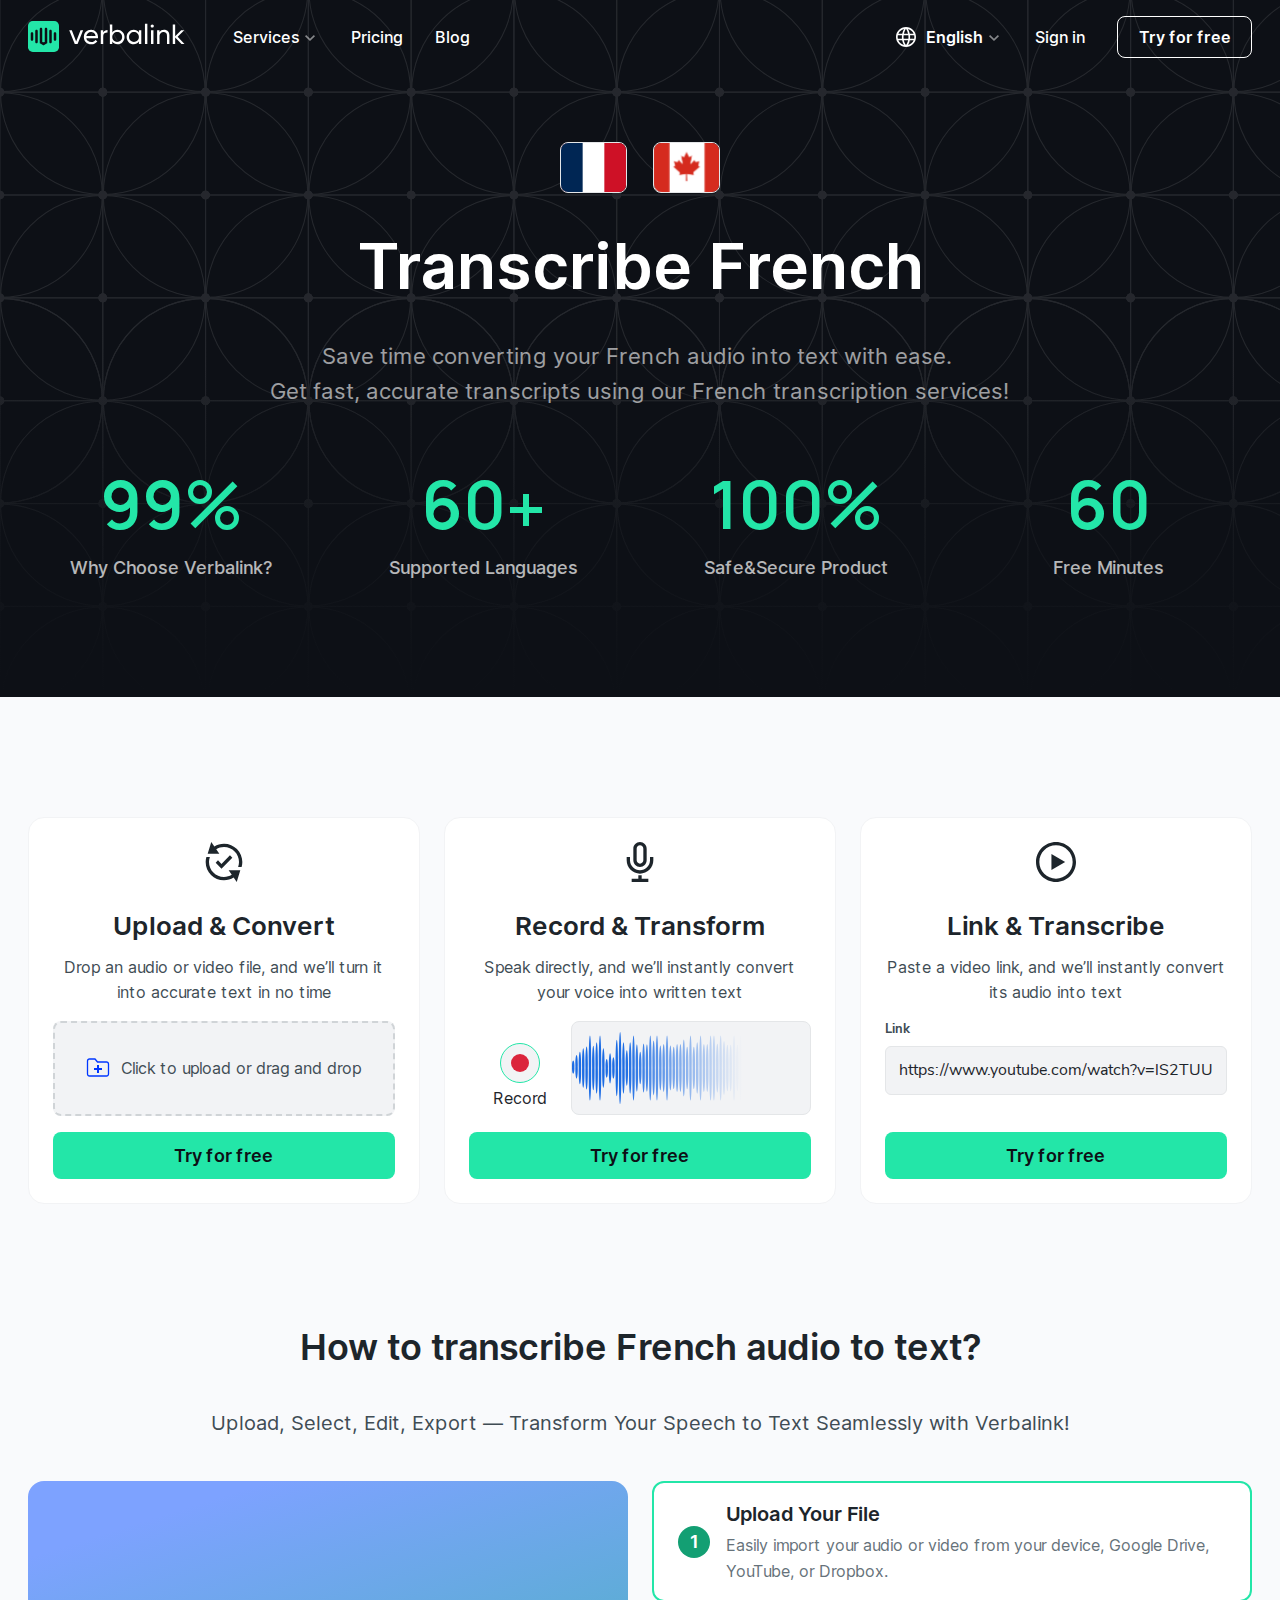
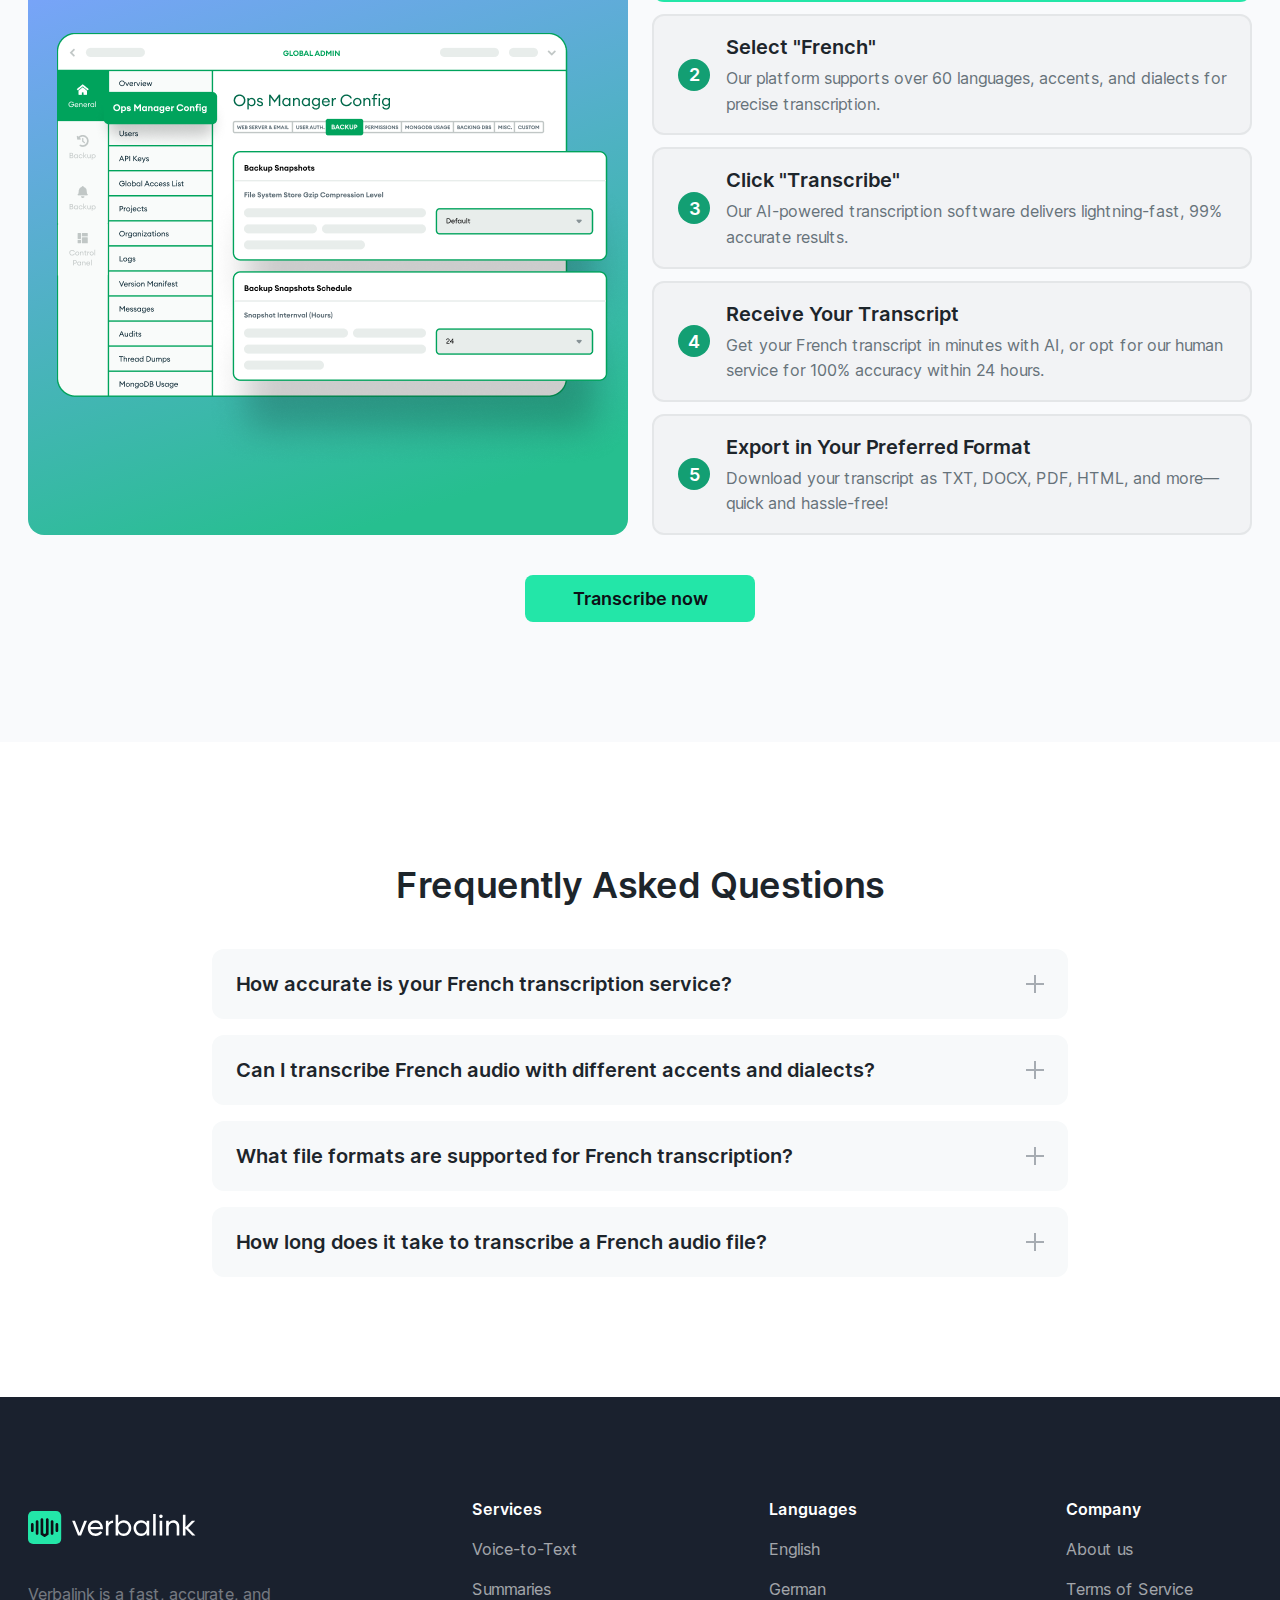
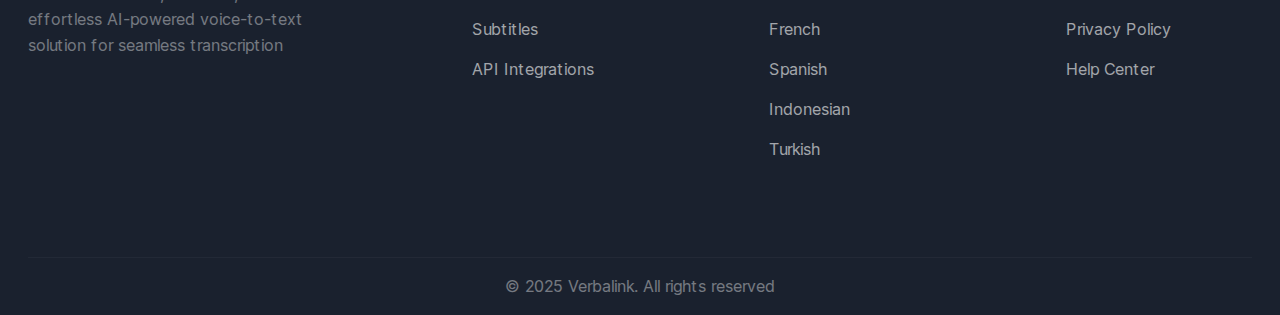
<file: transcribe.html>
<!DOCTYPE html>
<html lang="en">
<head>
	<meta charset="UTF-8">
	<meta name="viewport" content="width=device-width, initial-scale=1.0, shrink-to-fit=no, user-scalable=no">
	<meta content="telephone=no" name="format-detection"/>
	<link rel="stylesheet" href="assets/css/swiper-bundle.min.css">
	<link rel="stylesheet" href="assets/css/style.css">
	<title>Transcribe</title>
</head>
<body>
	<!--Sprite-->
	<svg style="display: none;">
		<symbol id="globe-icon" viewBox="0 0 24 24">
			<g>
				<path fill-rule="evenodd" clip-rule="evenodd" d="M12 2C17.5192 2 22 6.48083 22 12C22 17.5192 17.5192 22 12 22C6.48083 22 2 17.5192 2 12C2 6.48083 6.48083 2 12 2ZM14.1308 15.3333H9.86833C10.3233 17.3833 11.0692 18.7617 12 20.12C12.995 18.6692 13.7008 17.2783 14.1308 15.3333ZM8.16667 15.3333H4.36083C5.39083 17.6875 7.4475 19.4767 9.99 20.0967C9.11667 18.6525 8.50417 17.0483 8.16667 15.3333ZM19.6392 15.3333H15.8333C15.5075 16.99 14.9208 18.5725 14.0208 20.0783C16.5308 19.4425 18.6183 17.6658 19.6392 15.3333ZM7.96833 10.3333H3.83333C3.61083 11.4275 3.61083 12.5708 3.83333 13.6667H7.92917C7.83 12.5592 7.845 11.44 7.96833 10.3333ZM14.3525 10.3333H9.64667C9.50917 11.4383 9.4925 12.56 9.6025 13.6667H14.3967C14.5075 12.56 14.4892 11.4392 14.3525 10.3333ZM20.1667 10.3333H16.0308C16.1542 11.44 16.1692 12.5592 16.0708 13.6667H20.1667C20.3833 12.5958 20.3942 11.46 20.1667 10.3333ZM10.0367 3.8925C7.4725 4.5025 5.3975 6.2975 4.36083 8.66667H8.23833C8.60083 6.965 9.22 5.34583 10.0367 3.8925ZM11.9992 3.8525C11.0917 5.3275 10.4075 6.73 9.94667 8.66667H14.0525C13.6075 6.795 12.9383 5.37667 11.9992 3.8525ZM13.9725 3.91C14.8167 5.42 15.4167 7.04333 15.7608 8.66667H19.6392C18.6125 6.32 16.5042 4.535 13.9725 3.91Z"/>
			</g>
		</symbol>
	</svg>

	<div class="wrapper">
		<header class="header">
			<div class="container">
				<div class="header__inner">
					<a href="/" class="header__logo">
						<img src="assets/images/logo.svg" alt="">
					</a>
					<nav class="header__nav">
						<div class="header__col">
							<div class="header__link header__link_drop">
								<span>Services</span>
								<div class="header__menu menu">
									<div class="menu__wrapper">
										<div class="menu__inner">
											<a href="voice-to-text.html" class="menu__item">
												<div class="menu__icon">
													<img src="assets/images/voice-icon.svg" alt="">
												</div>
												<div class="menu__info">
													<div class="menu__title">Voice-to-Text</div>
													<div class="menu__description">Speak directly, and we’ll instantly convert your voice into written text</div>
												</div>
											</a><!--/menu__item-->
											<a href="summaries.html" class="menu__item">
												<div class="menu__icon">
													<img src="assets/images/drop-icon.svg" alt="">
												</div>
												<div class="menu__info">
													<div class="menu__title">Summaries</div>
													<div class="menu__description">Drop an audio or video file, and we’ll turn it into accurate text in no time</div>
												</div>
											</a><!--/menu__item-->
											<a href="subtitles.html" class="menu__item">
												<div class="menu__icon">
													<img src="assets/images/video-icon.svg" alt="">
												</div>
												<div class="menu__info">
													<div class="menu__title">Subtitles</div>
													<div class="menu__description">Paste a video link, and we’ll instantly convert its audio into text</div>
												</div>
											</a><!--/menu__item-->
											<a href="api.html" class="menu__item">
												<div class="menu__icon">
													<img src="assets/images/setting-icon.svg" alt="">
												</div>
												<div class="menu__info">
													<div class="menu__title">API</div>
													<div class="menu__description">Effortlessly connect Verbalink with your favorite tools and platforms.</div>
												</div>
											</a><!--/menu__item-->
										</div>
									</div>
								</div><!--/menu-->
							</div>
							<a href="#" class="header__link">
								<span>Pricing</span>
							</a>
							<a href="#" class="header__link">
								<span>Blog</span>
							</a>
						</div>
						<div class="header__col">
							<div class="header__lang lang">
								<div class="lang__select">
									<svg>
										<use xlink:href="#globe-icon"></use>
									</svg>
									<span>English</span>
								</div>
								<div class="lang__dropdown">
									<div class="lang__inner">
										<div class="lang__option selected">
											<div class="lang__icon">
												<img src="assets/images/en-icon.svg" alt="">
											</div>
											<span class="lang__name">English</span>
										</div><!--/lang__option-->
										<div class="lang__option">
											<div class="lang__icon">
												<img src="assets/images/spain-icon.svg" alt="">
											</div>
											<span class="lang__name">Spanish</span>
										</div><!--/lang__option-->
										<div class="lang__option">
											<div class="lang__icon">
												<img src="assets/images/brazil-icon.svg" alt="">
											</div>
											<span class="lang__name">Portuguese</span>
										</div><!--/lang__option-->
									</div>
								</div>
							</div><!--/lang-->
							<a href="#" class="header__sign">
								<span>Sign in</span>
							</a>
							<a href="#" class="btn btn_wh">Try for free</a>
						</div>
					</nav>
					<div class="header__burger burger">
						<span class="burger__item"></span>
					</div>
				</div>
			</div>
		</header><!--/header-->
		<main class="main">
			<section class="intro intro_transcribe">
				<div class="container">
					<div class="intro__icons">
						<img src="assets/images/country_7.svg" alt="">
						<img src="assets/images/country_3.svg" alt="">
					</div>
					<h1 class="intro__title">Transcribe French</h1>
					<div class="intro__subtitle">Save time converting your French audio into text with ease. <br> Get fast, accurate transcripts using our French transcription services!</div>
					<div class="intro__stat stat">
						<div class="stat__inner">
							<div class="stat__item">
								<div class="stat__number">99%</div>
								<div class="stat__description">Why Choose Verbalink?</div>
							</div>
							<div class="stat__item">
								<div class="stat__number">60+</div>
								<div class="stat__description">Supported Languages</div>
							</div>
							<div class="stat__item">
								<div class="stat__number">100%</div>
								<div class="stat__description">Safe&Secure Product</div>
							</div>
							<div class="stat__item">
								<div class="stat__number">60</div>
								<div class="stat__description">Free Minutes</div>
							</div>
						</div>
					</div><!--/stat-->
				</div>
			</section><!--/intro-->
			<div class="function function_bg">
				<div class="container">
					<div class="function__inner">
						<div class="function__box">
							<div class="function__content">
								<div class="function__icon">
									<img src="assets/images/convert-icon_bl.svg" alt="">
								</div>
								<div class="function__title">Upload & Convert</div>
								<div class="function__description">Drop an audio or video file, and we’ll turn it into accurate text in no time</div>
								<div class="function__add add">
									<form action="#" class="add-container">
										<div class="add-file">
											<input id="file-input" type="file" name="file" multiple>
					             				 <label for="file-input">
					             				 	<img src="assets/images/file-icon_blue.svg" alt="">
					             				 	<span>Click to upload or drag and drop</span>
					             				 </label>
										</div>	
									</form>
								</div>
							</div>
							<a href="#" class="btn-green">Try for free</a>
						</div><!--/function__box-->
						<div class="function__box">
							<div class="function__content">
								<div class="function__icon">
									<img src="assets/images/record-icon_bl.svg" alt="">
								</div>
								<div class="function__title">Record & Transform</div>
								<div class="function__description">Speak directly, and we’ll instantly convert your voice into written text</div>
								<div class="function__record record">
									<div class="record__btn">
										<div class="record__icon"></div>
										<div class="record__description">Record</div>
									</div>
									<div class="record__signal">
										<img src="assets/images/signal_blue.svg" alt="">
									</div>
								</div>
							</div>
							<a href="#" class="btn-green">Try for free</a>
						</div><!--/function__box-->
						<div class="function__box">
							<div class="function__content">
								<div class="function__icon">
									<img src="assets/images/play-icon_bl.svg" alt="">
								</div>
								<div class="function__title">Link & Transcribe</div>
								<div class="function__description">Paste a video link, and we’ll instantly convert its audio into text</div>
								<div class="function__link">
									<div class="function__link-description">Link</div>
									<div class="function__link-input">
										<input type="text" value="https://www.youtube.com/watch?v=lS2TUU">
									</div>
								</div>
							</div>
							<a href="#" class="btn-green">Try for free</a>
						</div><!--/function__box-->
					</div>
					</div>
			</div><!--/function-->
			<section class="steps section">
				<div class="container">
					<h2 class="title">How to transcribe French audio to text?</h2>
					<div class="steps__subtitle">Upload, Select, Edit, Export — Transform Your Speech to Text Seamlessly with Verbalink!</div>
					<div class="steps__inner steps__inner_big">
						<div class="steps__visual"></div>
						<div class="steps__list">
							<div class="steps__item active">
								<div class="steps__info">
									<div class="steps__number">1</div>
									<div class="steps__text">
										<div class="steps__title">Upload Your File</div>
										<div class="steps__description">Easily import your audio or video from your device, Google Drive, YouTube, or Dropbox.</div>
									</div>
								</div>
								<div class="steps__photo show">
									<div class="steps__photo-inner">
										<img src="assets/images/steps_1.png" alt="">
									</div>
								</div>
							</div><!--/steps__item-->
							<div class="steps__item">
								<div class="steps__info">
									<div class="steps__number">2</div>
									<div class="steps__text">
										<div class="steps__title">Select "French"</div>
										<div class="steps__description">Our platform supports over 60 languages, accents, and dialects for precise transcription.</div>
									</div>
								</div>
								<div class="steps__photo">
									<div class="steps__photo-inner">
										<img src="assets/images/steps_1.png" alt="">
									</div>
								</div>
							</div><!--/steps__item-->
							<div class="steps__item">
								<div class="steps__info">
									<div class="steps__number">3</div>
									<div class="steps__text">
										<div class="steps__title">Click "Transcribe"</div>
										<div class="steps__description">Our AI-powered transcription software delivers lightning-fast, 99% accurate results.</div>
									</div>
								</div>
								<div class="steps__photo">
									<div class="steps__photo-inner">
										<img src="assets/images/steps_1.png" alt="">
									</div>
								</div>
							</div><!--/steps__item-->
							<div class="steps__item">
								<div class="steps__info">
									<div class="steps__number">4</div>
									<div class="steps__text">
										<div class="steps__title">Receive Your Transcript</div>
										<div class="steps__description">Get your French transcript in minutes with AI, or opt for our human service for 100% accuracy within 24 hours.</div>
									</div>
								</div>
								<div class="steps__photo">
									<div class="steps__photo-inner">
										<img src="assets/images/steps_1.png" alt="">
									</div>
								</div>
							</div><!--/steps__item-->
							<div class="steps__item">
								<div class="steps__info">
									<div class="steps__number">5</div>
									<div class="steps__text">
										<div class="steps__title">Export in Your Preferred Format</div>
										<div class="steps__description">Download your transcript as TXT, DOCX, PDF, HTML, and more—quick and hassle-free!</div>
									</div>
								</div>
								<div class="steps__photo">
									<div class="steps__photo-inner">
										<img src="assets/images/steps_1.png" alt="">
									</div>
								</div>
							</div><!--/steps__item-->
						</div>
					</div>
					<div class="steps__btn">
						<a href="#" class="btn-green">Transcribe now</a>
					</div>
				</div>
			</section><!--/steps-->
			<section class="faq section">
				<div class="container">
					<h2 class="title">Frequently Asked Questions</h2>
					<div class="faq__inner">
						<div class="faq__item">
							<div class="faq__question">How accurate is your French transcription service?</div>
							<div class="faq__answer">Automatically create highly accurate subtitles using advanced AI technology. Whether for social media, educational content, or professional videos, our tool ensures your captions are precise and seamlessly integrated.</div>
						</div><!--/faq__item-->
						<div class="faq__item">
							<div class="faq__question">Can I transcribe French audio with different accents and dialects?</div>
							<div class="faq__answer">Automatically create highly accurate subtitles using advanced AI technology. Whether for social media, educational content, or professional videos, our tool ensures your captions are precise and seamlessly integrated.</div>
						</div><!--/faq__item-->
						<div class="faq__item">
							<div class="faq__question">What file formats are supported for French transcription?</div>
							<div class="faq__answer">Automatically create highly accurate subtitles using advanced AI technology. Whether for social media, educational content, or professional videos, our tool ensures your captions are precise and seamlessly integrated.</div>
						</div><!--/faq__item-->
						<div class="faq__item">
							<div class="faq__question">How long does it take to transcribe a French audio file?</div>
							<div class="faq__answer">Automatically create highly accurate subtitles using advanced AI technology. Whether for social media, educational content, or professional videos, our tool ensures your captions are precise and seamlessly integrated.</div>
						</div><!--/faq__item-->
					</div>
				</div>
			</section><!--/faq-->
		</main>
		<footer class="footer">
			<div class="container">
				<div class="footer__menu">
					<div class="footer__col">
						<a href="#" class="footer__logo">
							<img src="assets/images/logo.svg" alt="">
						</a>
						<div class="footer__description">Verbalink is a fast, accurate, and effortless AI-powered voice-to-text solution for seamless transcription</div>
					</div>
					<div class="footer__col">
						<div class="footer__title">Services</div>
						<ul class="footer__list">
							<li>
								<a href="#" class="footer__link">Voice-to-Text</a>
							</li>
							<li>
								<a href="#" class="footer__link">Summaries</a>
							</li>
							<li>
								<a href="#" class="footer__link">Subtitles</a>
							</li>
							<li>
								<a href="#" class="footer__link">API Integrations</a>
							</li>
						</ul>
					</div>
					<div class="footer__col">
						<div class="footer__title">Languages</div>
						<ul class="footer__list">
							<li>
								<a href="#" class="footer__link">English</a>
							</li>
							<li>
								<a href="#" class="footer__link">German</a>
							</li>
							<li>
								<a href="#" class="footer__link">French</a>
							</li>
							<li>
								<a href="#" class="footer__link">Spanish</a>
							</li>
							<li>
								<a href="#" class="footer__link">Indonesian</a>
							</li>
							<li>
								<a href="#" class="footer__link">Turkish</a>
							</li>
						</ul>
					</div>
					<div class="footer__col">
						<div class="footer__title">Company</div>
						<ul class="footer__list">
							<li>
								<a href="#" class="footer__link">About us</a>
							</li>
							<li>
								<a href="#" class="footer__link">Terms of Service</a>
							</li>
							<li>
								<a href="#" class="footer__link">Privacy Policy</a>
							</li>
							<li>
								<a href="#" class="footer__link">Help Center</a>
							</li>
						</ul>
					</div>
				</div>
				<div class="footer__copyright">© 2025 Verbalink. All rights reserved</div>
			</div>
		</footer><!--/footer-->
	</div>

	<script src="assets/js/jquery-3.6.0.min.js"></script>
	<script src="assets/js/swiper-bundle.min.js"></script>
	<script src="assets/js/script.js"></script>
</body>
</html>
</file>
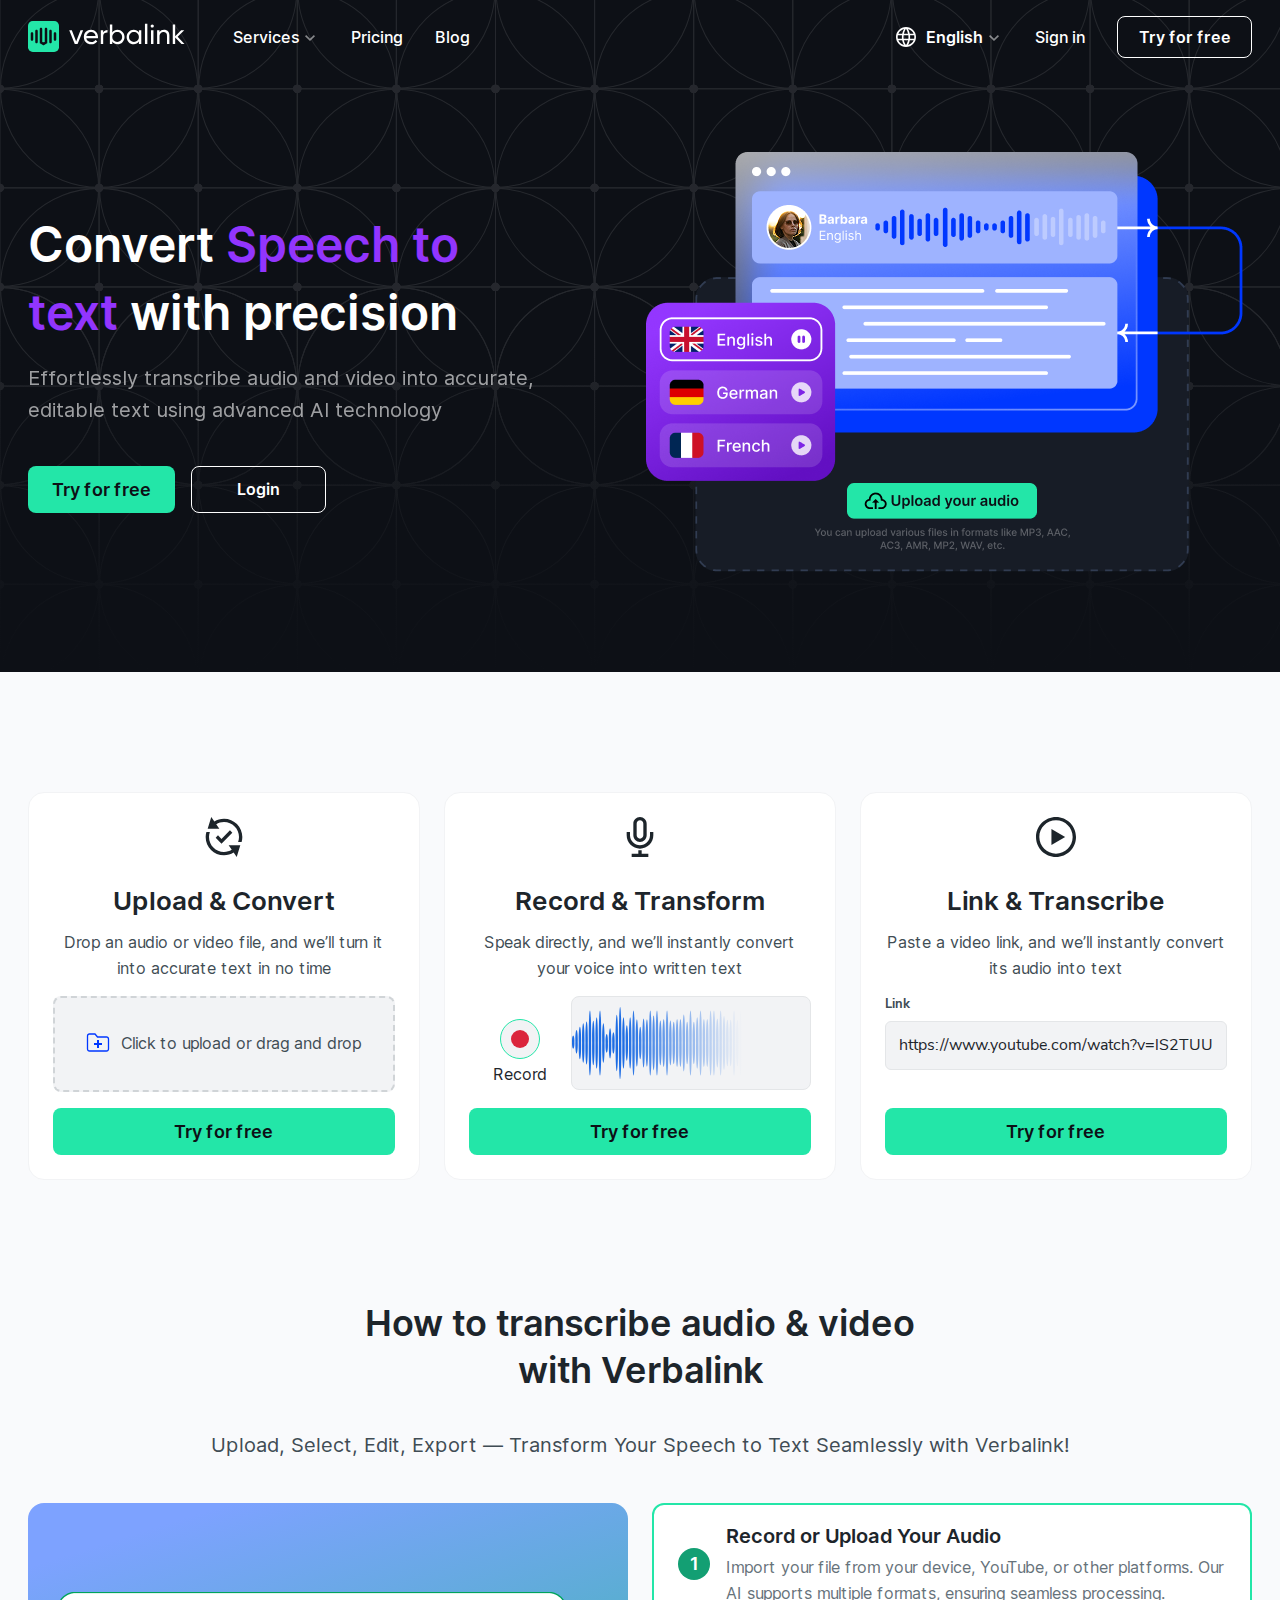
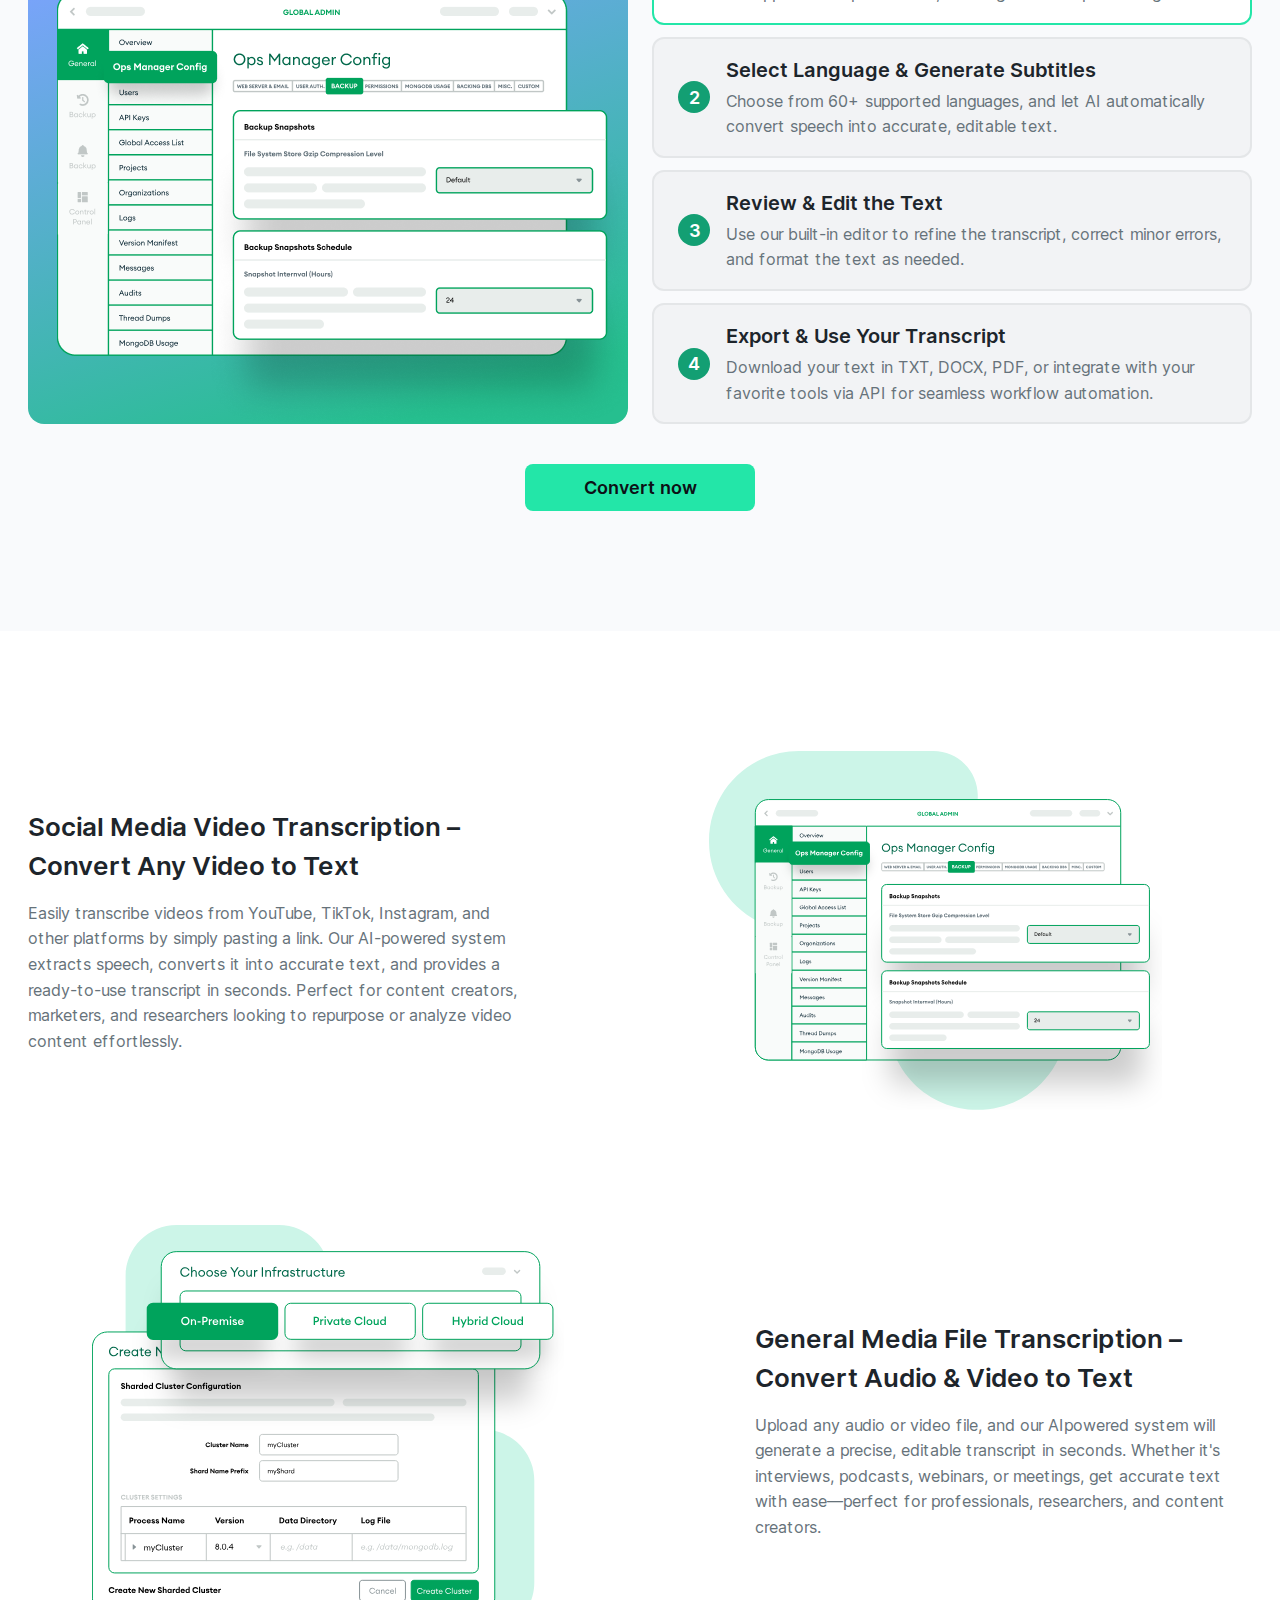
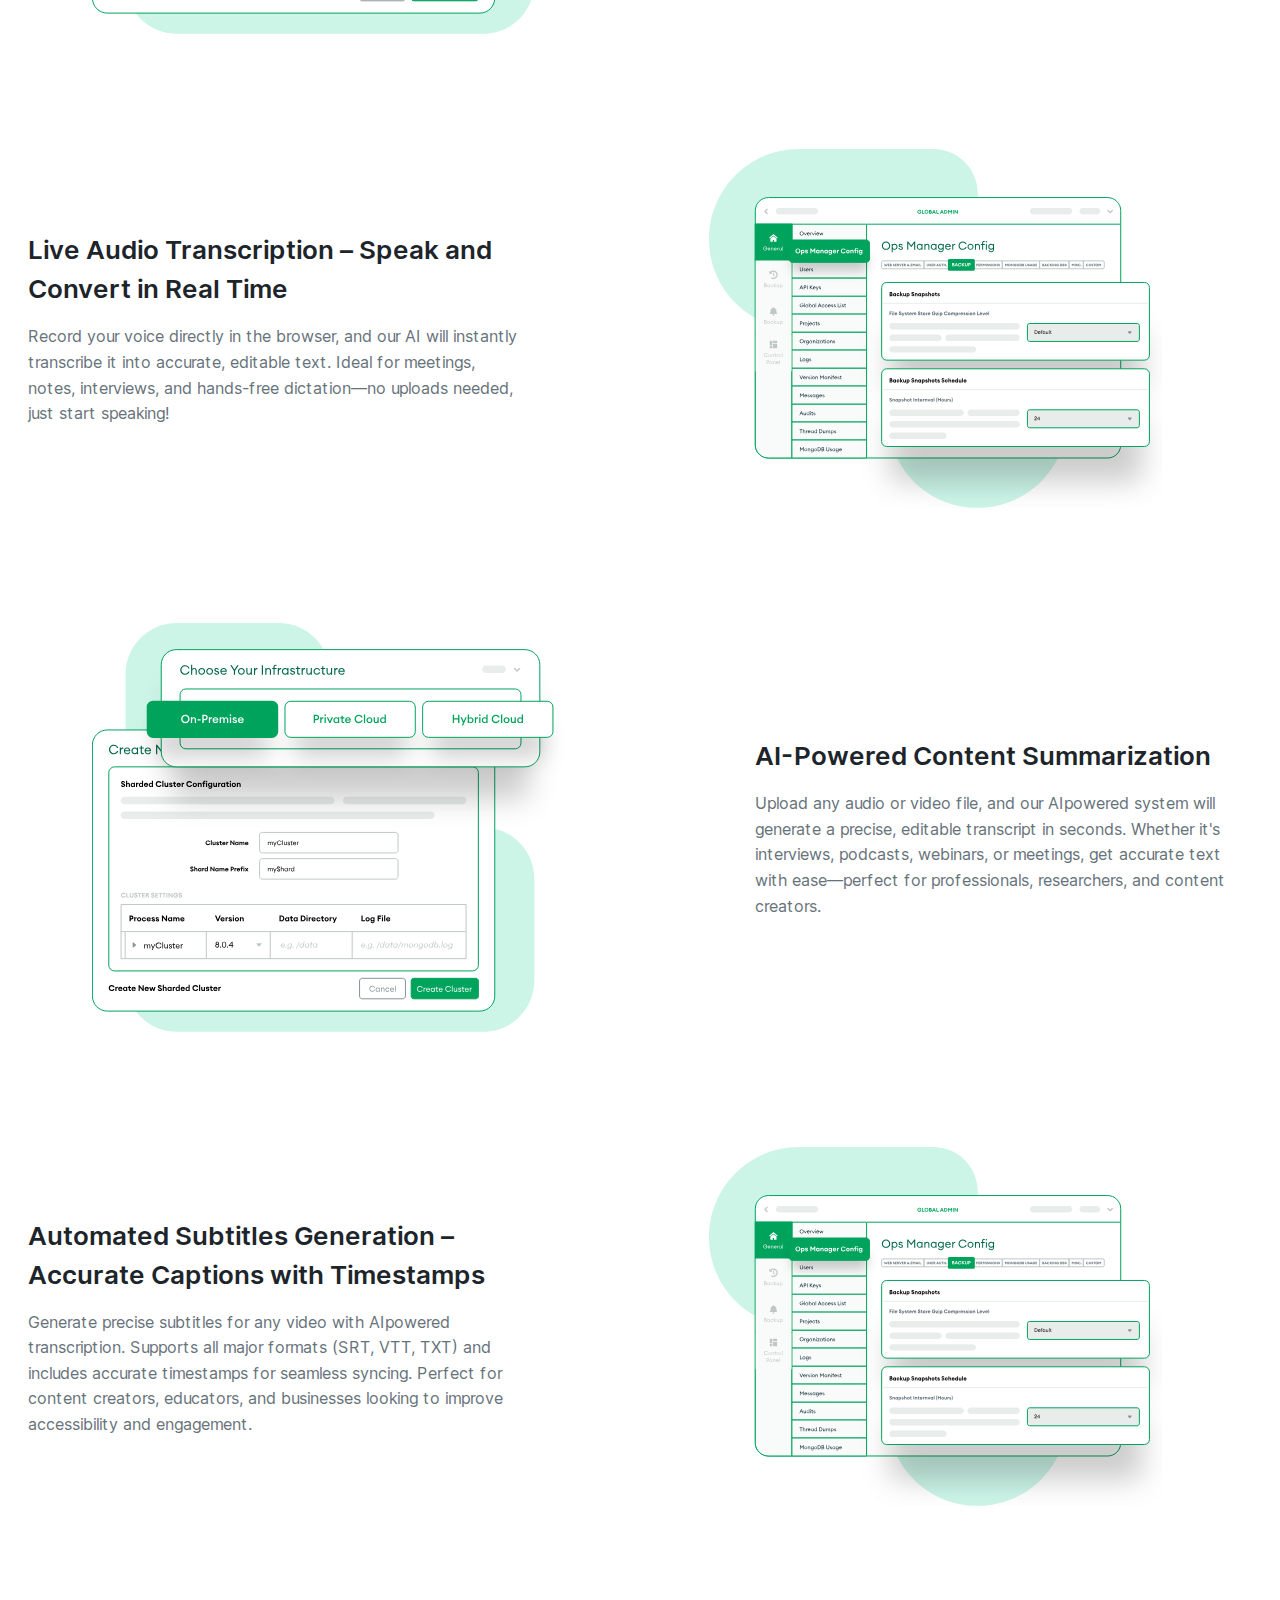
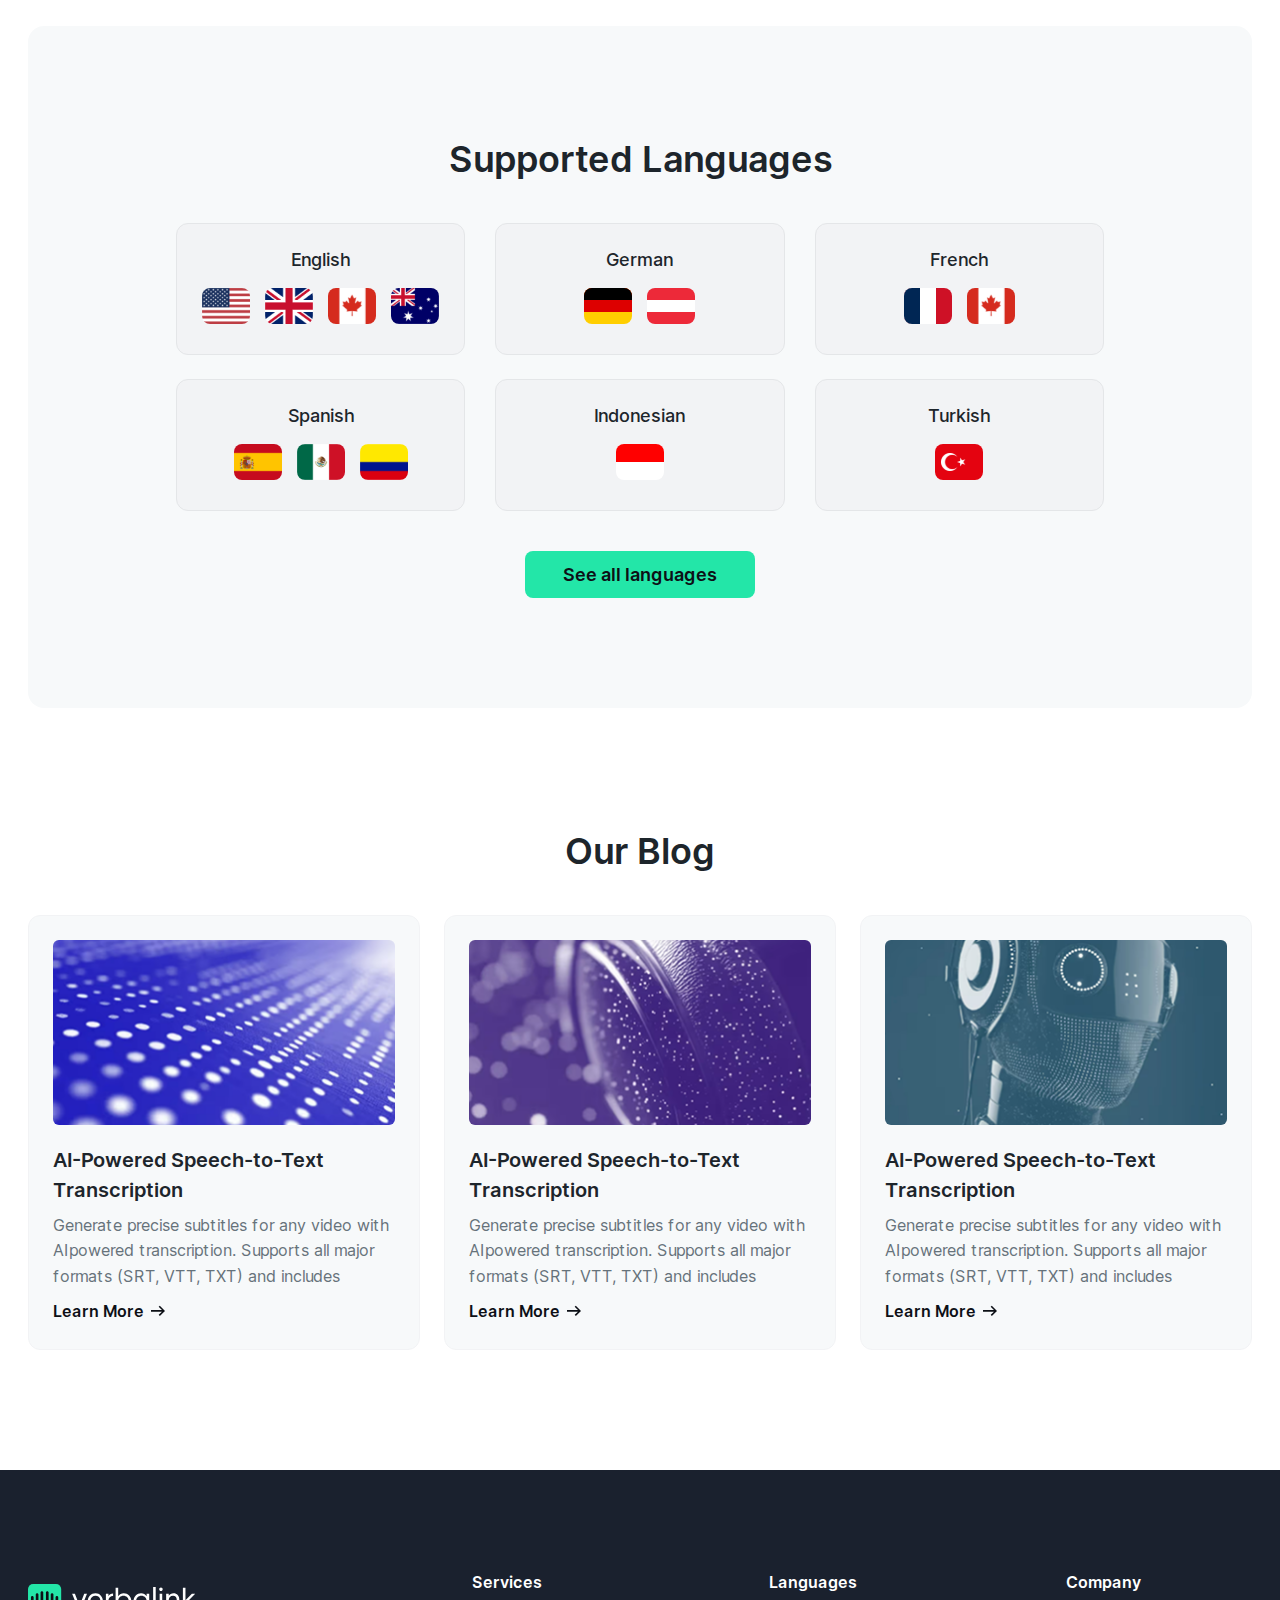
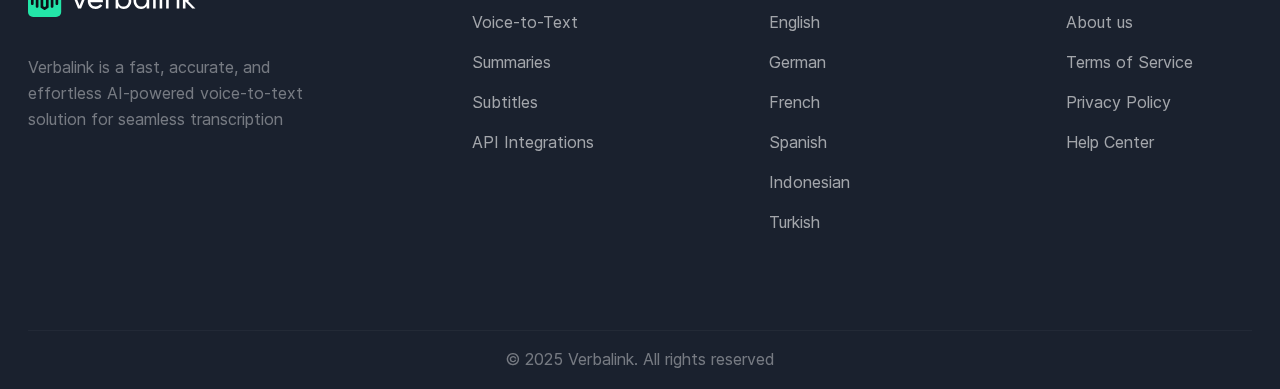
<file: voice-to-text.html>
<!DOCTYPE html>
<html lang="en">
<head>
	<meta charset="UTF-8">
	<meta name="viewport" content="width=device-width, initial-scale=1.0, shrink-to-fit=no, user-scalable=no">
	<meta content="telephone=no" name="format-detection"/>
	<link rel="stylesheet" href="assets/css/swiper-bundle.min.css">
	<link rel="stylesheet" href="assets/css/style.css">
	<title>Voice-to-Text</title>
</head>
<body>
	<!--Sprite-->
	<svg style="display: none;">
		<symbol id="globe-icon" viewBox="0 0 24 24">
			<g>
				<path fill-rule="evenodd" clip-rule="evenodd" d="M12 2C17.5192 2 22 6.48083 22 12C22 17.5192 17.5192 22 12 22C6.48083 22 2 17.5192 2 12C2 6.48083 6.48083 2 12 2ZM14.1308 15.3333H9.86833C10.3233 17.3833 11.0692 18.7617 12 20.12C12.995 18.6692 13.7008 17.2783 14.1308 15.3333ZM8.16667 15.3333H4.36083C5.39083 17.6875 7.4475 19.4767 9.99 20.0967C9.11667 18.6525 8.50417 17.0483 8.16667 15.3333ZM19.6392 15.3333H15.8333C15.5075 16.99 14.9208 18.5725 14.0208 20.0783C16.5308 19.4425 18.6183 17.6658 19.6392 15.3333ZM7.96833 10.3333H3.83333C3.61083 11.4275 3.61083 12.5708 3.83333 13.6667H7.92917C7.83 12.5592 7.845 11.44 7.96833 10.3333ZM14.3525 10.3333H9.64667C9.50917 11.4383 9.4925 12.56 9.6025 13.6667H14.3967C14.5075 12.56 14.4892 11.4392 14.3525 10.3333ZM20.1667 10.3333H16.0308C16.1542 11.44 16.1692 12.5592 16.0708 13.6667H20.1667C20.3833 12.5958 20.3942 11.46 20.1667 10.3333ZM10.0367 3.8925C7.4725 4.5025 5.3975 6.2975 4.36083 8.66667H8.23833C8.60083 6.965 9.22 5.34583 10.0367 3.8925ZM11.9992 3.8525C11.0917 5.3275 10.4075 6.73 9.94667 8.66667H14.0525C13.6075 6.795 12.9383 5.37667 11.9992 3.8525ZM13.9725 3.91C14.8167 5.42 15.4167 7.04333 15.7608 8.66667H19.6392C18.6125 6.32 16.5042 4.535 13.9725 3.91Z"/>
			</g>
		</symbol>
	</svg>

	<div class="wrapper">
		<header class="header">
			<div class="container">
				<div class="header__inner">
					<a href="/" class="header__logo">
						<img src="assets/images/logo.svg" alt="">
					</a>
					<nav class="header__nav">
						<div class="header__col">
							<div class="header__link header__link_drop">
								<span>Services</span>
								<div class="header__menu menu">
									<div class="menu__wrapper">
										<div class="menu__inner">
											<a href="voice-to-text.html" class="menu__item">
												<div class="menu__icon">
													<img src="assets/images/voice-icon.svg" alt="">
												</div>
												<div class="menu__info">
													<div class="menu__title">Voice-to-Text</div>
													<div class="menu__description">Speak directly, and we’ll instantly convert your voice into written text</div>
												</div>
											</a><!--/menu__item-->
											<a href="summaries.html" class="menu__item">
												<div class="menu__icon">
													<img src="assets/images/drop-icon.svg" alt="">
												</div>
												<div class="menu__info">
													<div class="menu__title">Summaries</div>
													<div class="menu__description">Drop an audio or video file, and we’ll turn it into accurate text in no time</div>
												</div>
											</a><!--/menu__item-->
											<a href="subtitles.html" class="menu__item">
												<div class="menu__icon">
													<img src="assets/images/video-icon.svg" alt="">
												</div>
												<div class="menu__info">
													<div class="menu__title">Subtitles</div>
													<div class="menu__description">Paste a video link, and we’ll instantly convert its audio into text</div>
												</div>
											</a><!--/menu__item-->
											<a href="api.html" class="menu__item">
												<div class="menu__icon">
													<img src="assets/images/setting-icon.svg" alt="">
												</div>
												<div class="menu__info">
													<div class="menu__title">API</div>
													<div class="menu__description">Effortlessly connect Verbalink with your favorite tools and platforms.</div>
												</div>
											</a><!--/menu__item-->
										</div>
									</div>
								</div><!--/menu-->
							</div>
							<a href="#" class="header__link">
								<span>Pricing</span>
							</a>
							<a href="#" class="header__link">
								<span>Blog</span>
							</a>
						</div>
						<div class="header__col">
							<div class="header__lang lang">
								<div class="lang__select">
									<svg>
										<use xlink:href="#globe-icon"></use>
									</svg>
									<span>English</span>
								</div>
								<div class="lang__dropdown">
									<div class="lang__inner">
										<div class="lang__option selected">
											<div class="lang__icon">
												<img src="assets/images/en-icon.svg" alt="">
											</div>
											<span class="lang__name">English</span>
										</div><!--/lang__option-->
										<div class="lang__option">
											<div class="lang__icon">
												<img src="assets/images/spain-icon.svg" alt="">
											</div>
											<span class="lang__name">Spanish</span>
										</div><!--/lang__option-->
										<div class="lang__option">
											<div class="lang__icon">
												<img src="assets/images/brazil-icon.svg" alt="">
											</div>
											<span class="lang__name">Portuguese</span>
										</div><!--/lang__option-->
									</div>
								</div>
							</div><!--/lang-->
							<a href="#" class="header__sign">
								<span>Sign in</span>
							</a>
							<a href="#" class="btn btn_wh">Try for free</a>
						</div>
					</nav>
					<div class="header__burger burger">
						<span class="burger__item"></span>
					</div>
				</div>
			</div>
		</header><!--/header-->
		<main class="main">
			<section class="page-intro">
				<div class="container">
					<div class="page-intro__inner">
						<div class="page-intro__info">
							<h1 class="page-intro__title">Convert <span>Speech to text</span> with precision</h1>
							<div class="page-intro__description">Effortlessly transcribe audio and video into accurate, editable text using advanced AI technology</div>
							<div class="page-intro__buttons">
								<a href="#" class="btn-green">Try for free</a>
								<a href="#" class="btn btn_wh">Login</a>
							</div>
						</div>
						<div class="page-intro__photo">
							<img src="assets/images/graphica_voice-to-text.png" alt="">
						</div>
					</div>
				</div>
			</section><!--/page-intro-->
			<div class="function function_bg">
				<div class="container">
					<div class="function__inner">
						<div class="function__box">
							<div class="function__content">
								<div class="function__icon">
									<img src="assets/images/convert-icon_bl.svg" alt="">
								</div>
								<div class="function__title">Upload & Convert</div>
								<div class="function__description">Drop an audio or video file, and we’ll turn it into accurate text in no time</div>
								<div class="function__add add">
									<form action="#" class="add-container">
										<div class="add-file">
											<input id="file-input" type="file" name="file" multiple>
					             				 <label for="file-input">
					             				 	<img src="assets/images/file-icon_blue.svg" alt="">
					             				 	<span>Click to upload or drag and drop</span>
					             				 </label>
										</div>	
									</form>
								</div>
							</div>
							<a href="#" class="btn-green">Try for free</a>
						</div><!--/function__box-->
						<div class="function__box">
							<div class="function__content">
								<div class="function__icon">
									<img src="assets/images/record-icon_bl.svg" alt="">
								</div>
								<div class="function__title">Record & Transform</div>
								<div class="function__description">Speak directly, and we’ll instantly convert your voice into written text</div>
								<div class="function__record record">
									<div class="record__btn">
										<div class="record__icon"></div>
										<div class="record__description">Record</div>
									</div>
									<div class="record__signal">
										<img src="assets/images/signal_blue.svg" alt="">
									</div>
								</div>
							</div>
							<a href="#" class="btn-green">Try for free</a>
						</div><!--/function__box-->
						<div class="function__box">
							<div class="function__content">
								<div class="function__icon">
									<img src="assets/images/play-icon_bl.svg" alt="">
								</div>
								<div class="function__title">Link & Transcribe</div>
								<div class="function__description">Paste a video link, and we’ll instantly convert its audio into text</div>
								<div class="function__link">
									<div class="function__link-description">Link</div>
									<div class="function__link-input">
										<input type="text" value="https://www.youtube.com/watch?v=lS2TUU">
									</div>
								</div>
							</div>
							<a href="#" class="btn-green">Try for free</a>
						</div><!--/function__box-->
					</div>
					</div>
			</div><!--/function-->
			<section class="steps section">
				<div class="container">
					<h2 class="title">How to transcribe audio & video<br> with Verbalink</h2>
					<div class="steps__subtitle">Upload, Select, Edit, Export — Transform Your Speech to Text Seamlessly with Verbalink!</div>
					<div class="steps__inner">
						<div class="steps__visual"></div>
						<div class="steps__list">
							<div class="steps__item active">
								<div class="steps__info">
									<div class="steps__number">1</div>
									<div class="steps__text">
										<div class="steps__title">Record or Upload Your Audio</div>
										<div class="steps__description">Import your file from your device, YouTube, or other platforms. Our AI supports multiple formats, ensuring seamless processing.</div>
									</div>
								</div>
								<div class="steps__photo show">
									<div class="steps__photo-inner">
										<img src="assets/images/steps_1.png" alt="">
									</div>
								</div>
							</div><!--/steps__item-->
							<div class="steps__item">
								<div class="steps__info">
									<div class="steps__number">2</div>
									<div class="steps__text">
										<div class="steps__title">Select Language & Generate Subtitles</div>
										<div class="steps__description">Choose from 60+ supported languages, and let AI automatically convert speech into accurate, editable text.</div>
									</div>
								</div>
								<div class="steps__photo">
									<div class="steps__photo-inner">
										<img src="assets/images/steps_1.png" alt="">
									</div>
								</div>
							</div><!--/steps__item-->
							<div class="steps__item">
								<div class="steps__info">
									<div class="steps__number">3</div>
									<div class="steps__text">
										<div class="steps__title">Review & Edit the Text</div>
										<div class="steps__description">Use our built-in editor to refine the transcript, correct minor errors, and format the text as needed.</div>
									</div>
								</div>
								<div class="steps__photo">
									<div class="steps__photo-inner">
										<img src="assets/images/steps_1.png" alt="">
									</div>
								</div>
							</div><!--/steps__item-->
							<div class="steps__item">
								<div class="steps__info">
									<div class="steps__number">4</div>
									<div class="steps__text">
										<div class="steps__title">Export & Use Your Transcript</div>
										<div class="steps__description">Download your text in TXT, DOCX, PDF, or integrate with your favorite tools via API for seamless workflow automation.</div>
									</div>
								</div>
								<div class="steps__photo">
									<div class="steps__photo-inner">
										<img src="assets/images/steps_1.png" alt="">
									</div>
								</div>
							</div><!--/steps__item-->
						</div>
					</div>
					<div class="steps__btn">
						<a href="#" class="btn-green">Convert now</a>
					</div>
				</div>
			</section><!--/steps-->
			<section class="services section">
				<div class="container">
					<div class="services__item">
						<div class="services__info">
							<h3 class="services__title">Social Media Video Transcription – Convert Any Video to Text</h3>
							<div class="services__description">Easily transcribe videos from YouTube, TikTok, Instagram, and other platforms by simply pasting a link. Our AI-powered system extracts speech, converts it into accurate text, and provides a ready-to-use transcript in seconds. Perfect for content creators, marketers, and researchers looking to repurpose or analyze video content effortlessly.</div>
						</div>
						<div class="services__photo">
							<img src="assets/images/services_1.svg" alt="">
						</div>
					</div><!--/services__item-->
					<div class="services__item">
						<div class="services__photo">
							<img src="assets/images/services_2.svg" alt="">
						</div>
						<div class="services__info">
							<h3 class="services__title">General Media File Transcription – Convert Audio & Video to Text</h3>
							<div class="services__description">Upload any audio or video file, and our AIpowered system will generate a precise, editable transcript in seconds. Whether it's interviews, podcasts, webinars, or meetings, get accurate text with ease—perfect for professionals, researchers, and content creators.</div>
						</div>
					</div><!--/services__item-->
					<div class="services__item">
						<div class="services__info">
							<h3 class="services__title">Live Audio Transcription – Speak and Convert in Real Time</h3>
							<div class="services__description">Record your voice directly in the browser, and our AI will instantly transcribe it into accurate, editable text. Ideal for meetings, notes, interviews, and hands-free dictation—no uploads needed, just start speaking!</div>
						</div>
						<div class="services__photo">
							<img src="assets/images/services_1.svg" alt="">
						</div>
					</div><!--/services__item-->
					<div class="services__item">
						<div class="services__photo">
							<img src="assets/images/services_2.svg" alt="">
						</div>
						<div class="services__info">
							<h3 class="services__title">AI-Powered Content Summarization</h3>
							<div class="services__description">Upload any audio or video file, and our AIpowered system will generate a precise, editable transcript in seconds. Whether it's interviews, podcasts, webinars, or meetings, get accurate text with ease—perfect for professionals, researchers, and content creators.</div>
						</div>
					</div><!--/services__item-->
					<div class="services__item">
						<div class="services__info">
							<h3 class="services__title">Automated Subtitles Generation – Accurate Captions with Timestamps</h3>
							<div class="services__description">Generate precise subtitles for any video with AIpowered transcription. Supports all major formats (SRT, VTT, TXT) and includes accurate timestamps for seamless syncing. Perfect for content creators, educators, and businesses looking to improve accessibility and engagement.</div>
						</div>
						<div class="services__photo">
							<img src="assets/images/services_1.svg" alt="">
						</div>
					</div><!--/services__item-->
				</div>
			</section><!--/services-->
			<section class="languages section">
				<div class="container">
					<div class="languages__box">
						<h2 class="title">Supported Languages</h2>
						<div class="languages__wrapper">
							<div class="languages__inner">
								<a href="#" class="languages__item">
									<div class="languages__name">English</div>
									<div class="languages__country">
										<div class="languages__icon">
											<img src="assets/images/country_1.svg" alt="">
										</div>
										<div class="languages__icon">
											<img src="assets/images/country_2.svg" alt="">
										</div>
										<div class="languages__icon">
											<img src="assets/images/country_3.svg" alt="">
										</div>
										<div class="languages__icon">
											<img src="assets/images/country_4.svg" alt="">
										</div>
									</div>
								</a><!--/languages__item-->
								<a href="#" class="languages__item">
									<div class="languages__name">German</div>
									<div class="languages__country">
										<div class="languages__icon">
											<img src="assets/images/country_5.svg" alt="">
										</div>
										<div class="languages__icon">
											<img src="assets/images/country_6.svg" alt="">
										</div>
									</div>
								</a><!--/languages__item-->
								<a href="#" class="languages__item">
									<div class="languages__name">French</div>
									<div class="languages__country">
										<div class="languages__icon">
											<img src="assets/images/country_7.svg" alt="">
										</div>
										<div class="languages__icon">
											<img src="assets/images/country_8.svg" alt="">
										</div>
									</div>
								</a><!--/languages__item-->
								<a href="#" class="languages__item">
									<div class="languages__name">Spanish</div>
									<div class="languages__country">
										<div class="languages__icon">
											<img src="assets/images/country_9.svg" alt="">
										</div>
										<div class="languages__icon">
											<img src="assets/images/country_10.svg" alt="">
										</div>
										<div class="languages__icon">
											<img src="assets/images/country_11.svg" alt="">
										</div>
									</div>
								</a><!--/languages__item-->
								<a href="#" class="languages__item">
									<div class="languages__name">Indonesian</div>
									<div class="languages__country">
										<div class="languages__icon">
											<img src="assets/images/country_12.svg" alt="">
										</div>
									</div>
								</a><!--/languages__item-->
								<a href="#" class="languages__item">
									<div class="languages__name">Turkish</div>
									<div class="languages__country">
										<div class="languages__icon">
											<img src="assets/images/country_13.svg" alt="">
										</div>
									</div>
								</a><!--/languages__item-->
							</div>
						</div>
						<a href="#" class="btn-green">See all languages</a>
					</div>
				</div>
			</section><!--/languages-->
			<section class="blog section">
				<div class="container">
					<h2 class="title"> Our Blog</h2>
					<div class="blog__content">
						<div class="blog__slider swiper">
							<div class="blog__wrapper swiper-wrapper">
								<div class="blog__slide swiper-slide">
									<div class="blog__box">
										<div class="blog__block">
											<div class="blog__photo">
												<img src="assets/images/blog-photo_1.png" alt="">
											</div>
											<h4 class="blog__title">AI-Powered Speech-to-Text Transcription</h4>
											<div class="blog__description">Generate precise subtitles for any video with AIpowered transcription. Supports all major formats (SRT, VTT, TXT) and includes</div>
										</div>
										<a href="#" class="link">Learn More</a>
									</div><!--/blog__box-->
								</div><!--/blog__slide-->
								<div class="blog__slide swiper-slide">
									<div class="blog__box">
										<div class="blog__block">
											<div class="blog__photo">
												<img src="assets/images/blog-photo_2.png" alt="">
											</div>
											<h4 class="blog__title">AI-Powered Speech-to-Text Transcription</h4>
											<div class="blog__description">Generate precise subtitles for any video with AIpowered transcription. Supports all major formats (SRT, VTT, TXT) and includes </div>
										</div>
										<a href="#" class="link">Learn More</a>
									</div><!--/blog__box-->
								</div><!--/blog__slide-->
								<div class="blog__slide swiper-slide">
									<div class="blog__box">
										<div class="blog__block">
											<div class="blog__photo">
												<img src="assets/images/blog-photo_3.png" alt="">
											</div>
											<h4 class="blog__title">AI-Powered Speech-to-Text Transcription</h4>
											<div class="blog__description">Generate precise subtitles for any video with AIpowered transcription. Supports all major formats (SRT, VTT, TXT) and includes </div>
										</div>
										<a href="#" class="link">Learn More</a>
									</div><!--/blog__box-->
								</div><!--/blog__slide-->
							</div>
						</div><!--/blog__slider-->
						<div class="slider-arrows">
							<div class="slider-arrow slider-arrow_prev">
								<img src="assets/images/slider-arrow_bl.svg" alt="">
							</div>
							<div class="slider-arrow slider-arrow_next">
								<img src="assets/images/slider-arrow_bl.svg" alt="">
							</div>
						</div><!--/slider-arrows-->
					</div>
				</div>
			</section><!--/blog--->
		</main>
		<footer class="footer">
			<div class="container">
				<div class="footer__menu">
					<div class="footer__col">
						<a href="#" class="footer__logo">
							<img src="assets/images/logo.svg" alt="">
						</a>
						<div class="footer__description">Verbalink is a fast, accurate, and effortless AI-powered voice-to-text solution for seamless transcription</div>
					</div>
					<div class="footer__col">
						<div class="footer__title">Services</div>
						<ul class="footer__list">
							<li>
								<a href="#" class="footer__link">Voice-to-Text</a>
							</li>
							<li>
								<a href="#" class="footer__link">Summaries</a>
							</li>
							<li>
								<a href="#" class="footer__link">Subtitles</a>
							</li>
							<li>
								<a href="#" class="footer__link">API Integrations</a>
							</li>
						</ul>
					</div>
					<div class="footer__col">
						<div class="footer__title">Languages</div>
						<ul class="footer__list">
							<li>
								<a href="#" class="footer__link">English</a>
							</li>
							<li>
								<a href="#" class="footer__link">German</a>
							</li>
							<li>
								<a href="#" class="footer__link">French</a>
							</li>
							<li>
								<a href="#" class="footer__link">Spanish</a>
							</li>
							<li>
								<a href="#" class="footer__link">Indonesian</a>
							</li>
							<li>
								<a href="#" class="footer__link">Turkish</a>
							</li>
						</ul>
					</div>
					<div class="footer__col">
						<div class="footer__title">Company</div>
						<ul class="footer__list">
							<li>
								<a href="#" class="footer__link">About us</a>
							</li>
							<li>
								<a href="#" class="footer__link">Terms of Service</a>
							</li>
							<li>
								<a href="#" class="footer__link">Privacy Policy</a>
							</li>
							<li>
								<a href="#" class="footer__link">Help Center</a>
							</li>
						</ul>
					</div>
				</div>
				<div class="footer__copyright">© 2025 Verbalink. All rights reserved</div>
			</div>
		</footer><!--/footer-->
	</div>

	<script src="assets/js/jquery-3.6.0.min.js"></script>
	<script src="assets/js/swiper-bundle.min.js"></script>
	<script src="assets/js/script.js"></script>
</body>
</html>
</file>
<file: assets/css/style.css>
@font-face {
  font-family: 'Inter';
  font-style: normal;
  font-weight: 400;
  font-display: swap;
  src: url("../fonts/Inter-Regular.woff2") format("woff2"), url("../fonts/Inter-Regular.woff") format("woff"), url("../fonts/Inter-Regular.ttf") format("truetype"); }

@font-face {
  font-family: 'Inter';
  font-style: normal;
  font-weight: 500;
  font-display: swap;
  src: url("../fonts/Inter-Medium.woff2") format("woff2"), url("../fonts/Inter-Medium.woff") format("woff"), url("../fonts/Inter-Medium.ttf") format("truetype"); }

@font-face {
  font-family: 'Inter';
  font-style: normal;
  font-weight: 600;
  font-display: swap;
  src: url("../fonts/Inter-SemiBold.woff2") format("woff2"), url("../fonts/Inter-SemiBold.woff") format("woff"), url("../fonts/Inter-SemiBold.ttf") format("truetype"); }

@font-face {
  font-family: 'Manrope';
  font-style: normal;
  font-weight: 600;
  font-display: swap;
  src: url("../fonts/Manrope-Semibold.woff2") format("woff2"), url("../fonts/Manrope-Semibold.woff") format("woff"), url("../fonts/Manrope-Semibold.ttf") format("truetype"); }

@font-face {
  font-family: 'NunitoSans';
  font-style: normal;
  font-weight: 400;
  font-display: swap;
  src: url("../fonts/NunitoSans-Regular.woff2") format("woff2"), url("../fonts/NunitoSans-Regular.woff") format("woff"), url("../fonts/NunitoSans-Regular.ttf") format("truetype"); }

@font-face {
  font-family: 'NunitoSans';
  font-style: normal;
  font-weight: 700;
  font-display: swap;
  src: url("../fonts/NunitoSans-Bold.woff2") format("woff2"), url("../fonts/NunitoSans-Bold.woff") format("woff"), url("../fonts/NunitoSans-Bold.ttf") format("truetype"); }

/*==========Header=========*/
.header {
  position: absolute;
  top: 0;
  left: 0;
  width: 100%;
  padding: 8px 0; }
  .header_bg {
    position: relative;
    background-color: #0d1016;
    margin-bottom: 120px; }
  .header__logo {
    margin-right: 48px; }
    .header__logo img {
      width: 157px; }
  .header__inner {
    display: flex;
    justify-content: space-between;
    align-items: center; }
  .header__nav {
    display: flex;
    align-items: center;
    justify-content: space-between;
    flex: 1 1 auto; }
  .header__col {
    display: flex;
    align-items: center;
    margin-right: 32px; }
    .header__col:last-child {
      margin-right: 0; }
  .header__link {
    display: inline-block;
    font-family: "Inter", sans-serif;
    font-size: 16px;
    font-weight: 500;
    color: #ffffff;
    margin-right: 32px;
    line-height: 1;
    transition: all .2s linear;
    cursor: pointer; }
    @media (min-width: 991px) {
      .header__link:hover > span {
        opacity: 0.6; } }
    .header__link_drop {
      position: relative; }
      .header__link_drop > span {
        padding-right: 20px;
        position: relative; }
        .header__link_drop > span:after {
          content: "";
          width: 18px;
          height: 18px;
          background: url("../images/arrow.svg") center no-repeat;
          position: absolute;
          top: 50%;
          right: 0;
          z-index: 1;
          transform: translateY(-50%);
          transition: all .3s linear; }
      .header__link_drop.active > span {
        opacity: 0.6; }
        .header__link_drop.active > span:after {
          transform: translateY(-50%) rotate(180deg); }
  .header__lang {
    margin-right: 32px; }
  .header__sign {
    display: inline-block;
    font-family: "Inter", sans-serif;
    font-size: 16px;
    font-weight: 500;
    color: #ffffff;
    margin-right: 32px;
    line-height: 1;
    transition: all .2s linear;
    cursor: pointer; }
    @media (min-width: 991px) {
      .header__sign:hover > span {
        opacity: 0.6; } }

/*=========/header=========*/
/*===========Menu==========*/
.menu {
  display: none;
  padding-top: 15px;
  position: absolute;
  top: 100%;
  left: -20px;
  z-index: 100;
  width: 668px;
  max-width: 70vw; }
  .menu__wrapper {
    background-color: #ffffff;
    border-radius: 12px;
    box-shadow: 0px 6px 7px -2px rgba(0, 0, 0, 0.08);
    padding: 16px; }
  .menu__inner {
    display: flex;
    flex-wrap: wrap;
    margin-bottom: -8px;
    margin-left: -8px; }
  .menu__item {
    width: calc(50% - 8px);
    padding: 12px;
    margin-bottom: 8px;
    margin-left: 8px;
    display: flex;
    border-radius: 8px;
    transition: all .2s linear; }
    @media (min-width: 991px) {
      .menu__item:hover {
        background-color: #f2f3f5; } }
  .menu__icon {
    margin-right: 16px; }
  .menu__title {
    font-family: "Inter", sans-serif;
    font-size: 16px;
    font-weight: 600;
    line-height: 1.5;
    color: #1d252b;
    margin-bottom: 8px; }
  .menu__description {
    font-family: "Inter", sans-serif;
    font-size: 14px;
    font-weight: 400;
    color: #66727a;
    line-height: 1.6; }

/*==========/menu==========*/
/*=========Burger==========*/
.burger {
  display: none;
  width: 40px;
  height: 40px;
  cursor: pointer;
  position: relative;
  z-index: 200;
  border: 1px solid rgba(255, 255, 255, 0.3);
  border-radius: 8px;
  transition: all .3s linear; }
  .burger:before, .burger:after {
    content: "";
    width: 18px;
    height: 2px;
    background: #ffffff;
    position: absolute;
    left: 50%;
    transform: translate(-50%, -50%);
    z-index: 1;
    transition: all .3s linear; }
  .burger:before {
    top: 13px; }
  .burger:after {
    bottom: 11px; }
  .burger.active {
    border: 1px solid #0d1016; }
    .burger.active:before {
      background: #1d252b;
      transform: translate(-50%, -50%) rotate(45deg);
      top: 19px; }
    .burger.active:after {
      background: #1d252b;
      transform: translate(-50%, -50%) rotate(-45deg);
      bottom: 17px; }
    .burger.active .burger__item {
      opacity: 0; }
  .burger__item {
    width: 18px;
    height: 2px;
    background-color: #ffffff;
    position: absolute;
    top: 50%;
    left: 50%;
    z-index: 1;
    transform: translate(-50%, -50%); }

/*=========/burger=========*/
/*===========Lang==========*/
.lang {
  cursor: pointer;
  position: relative; }
  .lang__select {
    display: flex;
    align-items: center;
    position: relative;
    padding-right: 20px; }
    .lang__select svg {
      fill: #ffffff;
      width: 24px;
      height: 24px;
      margin-right: 8px; }
    .lang__select span {
      font-family: "Inter", sans-serif;
      font-size: 16px;
      font-weight: 600;
      line-height: 1;
      color: #ffffff;
      transition: all .2s linear; }
    @media (min-width: 991px) {
      .lang__select:hover > span {
        opacity: 0.6; } }
    .lang__select:after {
      content: "";
      width: 18px;
      height: 18px;
      background: url("../images/arrow.svg") center no-repeat;
      position: absolute;
      top: 50%;
      right: 0;
      z-index: 1;
      transform: translateY(-50%);
      transition: all .3s linear; }
    .lang__select.active > span {
      opacity: 0.6; }
    .lang__select.active:after {
      transform: translateY(-50%) rotate(180deg); }
  .lang__dropdown {
    display: none;
    position: absolute;
    top: 100%;
    left: -20px;
    z-index: 100;
    padding-top: 15px; }
  .lang__inner {
    padding: 16px;
    width: 247px;
    background-color: #ffffff;
    border-radius: 12px;
    box-shadow: 0px 6px 7px -2px rgba(0, 0, 0, 0.08); }
  .lang__icon {
    margin-right: 8px; }
    .lang__icon img {
      border-radius: 3.56px; }
  .lang__name {
    font-family: "Inter", sans-serif;
    font-size: 16px;
    font-weight: 400;
    color: #1d252b;
    line-height: 1.6; }
  .lang__option {
    cursor: pointer;
    display: flex;
    align-items: center;
    padding: 7px 8px;
    margin-bottom: 4px;
    position: relative;
    padding-right: 30px; }
    .lang__option:after {
      opacity: 0;
      content: "";
      width: 24px;
      height: 24px;
      position: absolute;
      top: 50%;
      right: 11px;
      z-index: 1;
      transform: translateY(-50%);
      background: url("../images/check.svg") center no-repeat;
      transition: all .2s linear; }
    .lang__option:last-child {
      margin-bottom: 0; }
    .lang__option:hover {
      background-color: #f7f9fa; }
    .lang__option.selected {
      background-color: #f7f9fa; }
      .lang__option.selected:after {
        opacity: 1; }

/*==========/lang==========*/
/*==========Footer=========*/
.footer {
  background-color: #1a212e; }
  .footer__menu {
    padding: 100px 0;
    display: flex; }
  .footer__col {
    width: 24.26%;
    padding-right: 20px; }
    .footer__col:first-child {
      width: 36.3%; }
    .footer__col:last-child {
      width: 15.18%;
      padding-right: 0; }
  .footer__logo {
    display: inline-block;
    margin-bottom: 24px; }
    .footer__logo img {
      width: 168px; }
  .footer__description {
    font-family: "Inter", sans-serif;
    font-size: 16px;
    font-weight: 400;
    color: #ffffff;
    opacity: 0.4;
    line-height: 1.6;
    max-width: 288px; }
  .footer__title {
    font-family: "Inter", sans-serif;
    font-size: 16px;
    font-weight: 600;
    line-height: 1.5;
    color: #ffffff;
    margin-bottom: 20px; }
  .footer__link {
    font-family: "Inter", sans-serif;
    font-size: 16px;
    font-weight: 400;
    color: #ffffff;
    line-height: 1;
    opacity: 0.6;
    transition: all .2s linear; }
    .footer__link:hover {
      color: #23e6a8;
      opacity: 1; }
  .footer__list li {
    margin-bottom: 24px; }
    .footer__list li:last-child {
      margin-bottom: 0; }
  .footer__copyright {
    border-top: 1px solid rgba(255, 255, 255, 0.1);
    padding: 16px 0;
    text-align: center;
    font-family: "Inter", sans-serif;
    font-size: 16px;
    font-weight: 400;
    color: #ffffff;
    line-height: 1.6;
    opacity: 0.4; }

/*=========/footer=========*/
/*=========Adaptive========*/
@media (max-width: 990px) {
  .header {
    transition: all .4s linear; }
    .header_bg {
      margin-bottom: 60px; }
    .header.active {
      background-color: #ffffff; }
      .header.active:before {
        content: "";
        width: 100%;
        height: 100%;
        background-color: #ffffff;
        position: absolute;
        top: 0;
        left: 0;
        z-index: 200; }
    .header__nav {
      flex-direction: column;
      align-items: stretch;
      padding: 80px 0;
      position: absolute;
      top: 0;
      left: 0;
      background-color: #ffffff;
      width: 100%;
      height: 100vh;
      z-index: 100;
      transition: all .4s linear;
      transform: translateY(-100%);
      overflow: auto; }
      .header__nav.active {
        transform: translateY(0);
        opacity: 1; }
    .header__logo {
      position: relative;
      z-index: 200;
      transition: all .2s linear; }
      .header__logo img {
        transition: all .2s linear; }
      .header__logo:after {
        content: "";
        width: 100%;
        height: 100%;
        background: url("../images/logo_bl.svg");
        position: absolute;
        top: 0;
        left: 0;
        z-index: 1;
        opacity: 0;
        transition: all .2s linear; }
      .header__logo.active img {
        opacity: 0; }
      .header__logo.active:after {
        opacity: 1; }
    .header__link {
      font-size: 18px;
      color: #1d252b;
      display: block;
      width: 100%;
      padding: 0 24px;
      margin-right: 0; }
      .header__link > span {
        display: block;
        width: 100%;
        padding: 16px 0;
        border-bottom: 1px solid #e4e6e8; }
      .header__link_drop > span:after {
        right: 6px;
        background: url("../images/arrow_bl.svg") center no-repeat; }
      .header__link_drop.active {
        background-color: #f7f9fa; }
        .header__link_drop.active > span {
          opacity: 1;
          border-bottom: none; }
    .header__col {
      flex-wrap: wrap;
      margin-right: 0; }
      .header__col:first-child {
        margin-bottom: 20px; }
      .header__col:last-child {
        padding: 0 24px; }
    .header__sign {
      padding: 11px;
      border: 1px solid #0d1016;
      border-radius: 8px;
      margin-right: 16px;
      width: calc(50% - 8px);
      text-align: center; }
      .header__sign span {
        color: #0d1016;
        font-weight: 600;
        line-height: 1.5; }
    .header__lang {
      order: 1;
      margin-top: 24px; }
    .header .btn {
      background-color: #23e6a8;
      color: #1d252b;
      width: calc(50% - 8px);
      padding: 11px; }
      .header .btn:before {
        display: none; }
  .burger {
    display: block; }
  .lang {
    margin-right: 0;
    width: 100%;
    border-bottom: 1px solid #e4e6e8;
    padding: 16px 0; }
    .lang__select {
      padding-left: 6px;
      padding-right: 40px; }
      .lang__select span {
        font-size: 18px;
        color: #1d252b; }
      .lang__select svg {
        fill: #1d252b; }
      .lang__select:after {
        background: url("../images/arrow_bl.svg") center no-repeat;
        right: 18px; }
      .lang__select.active span {
        opacity: 1;
        color: #1d252b; }
    .lang__dropdown {
      position: static;
      width: 100%;
      padding-top: 16px; }
    .lang__inner {
      box-shadow: none;
      border-radius: 0;
      padding: 0;
      display: flex;
      flex-wrap: wrap;
      width: 100%;
      margin-left: -12px; }
    .lang__option {
      padding: 7px 30px 7px 8px;
      min-width: 190px;
      margin-left: 12px;
      border-radius: 8px;
      background-color: #f7f9fa; }
      .lang__option.selected {
        background-color: #e4e6e8; }
  .menu {
    position: static;
    padding-top: 0;
    padding-bottom: 16px;
    max-width: 100%; }
    .menu__wrapper {
      background-color: transparent;
      box-shadow: none;
      border-radius: 0;
      padding: 0; }
    .menu__inner {
      display: block;
      margin-left: 0; }
    .menu__item {
      width: 100%;
      border-radius: 0;
      padding: 12px 0;
      margin-left: 0;
      align-items: center; }
    .menu__title {
      margin-bottom: 2px; }
    .menu__icon img {
      width: 48px;
      height: 48px; }
  .footer__menu {
    flex-wrap: wrap;
    padding: 70px 0 48px; }
  .footer__col {
    flex: 1 1 auto; }
    .footer__col:first-child {
      width: 100%;
      margin-bottom: 32px;
      padding-right: 0; }
  .footer__description {
    max-width: 100%; }
  .footer__copyright {
    text-align: left;
    border-top: none;
    padding: 0 0 66px; } }

@media (max-width: 500px) {
  .header_bg {
    margin-bottom: 40px; }
  .lang__inner {
    margin-left: 0; }
  .lang__option {
    width: 100%;
    margin-left: 0; }
  .footer__col {
    margin-bottom: 24px; }
    .footer__col:last-child {
      width: 100%;
      margin-bottom: 0; } }

@media (max-width: 360px) {
  .header__sign {
    width: 100%;
    margin-bottom: 12px;
    margin-right: 0; }
  .header .btn {
    width: 100%; } }

/*========/adaptive========*/
/*==========Page-intro==========*/
.page-intro {
  padding: 152px 0 100px;
  background: url("../images/bg.svg") top left no-repeat;
  background-size: cover; }
  .page-intro__inner {
    display: flex;
    align-items: center; }
  .page-intro__info {
    width: 50.5%;
    padding-right: 100px; }
  .page-intro__photo {
    width: 49.5%; }
    .page-intro__photo img {
      max-width: 100%; }
  .page-intro__title {
    font-family: "Inter", sans-serif;
    font-size: 48px;
    font-weight: 600;
    color: #ffffff;
    line-height: 1.4;
    margin-bottom: 16px; }
    .page-intro__title span {
      color: #9235fe; }
  .page-intro__description {
    font-family: "Inter", sans-serif;
    font-size: 20px;
    font-weight: 400;
    color: #ffffff;
    line-height: 1.6;
    opacity: 0.6;
    margin-bottom: 40px; }
  .page-intro__buttons {
    display: flex;
    margin-left: -16px; }
    .page-intro__buttons > * {
      margin-left: 16px; }
    .page-intro__buttons .btn {
      padding: 10.5px; }

/*=========/page-intro==========*/
/*============Steps=============*/
.steps {
  padding: 120px 0;
  background-color: #f9fafc; }
  .steps .title {
    margin-bottom: 35px; }
  .steps__subtitle {
    font-family: "Inter", sans-serif;
    font-size: 20px;
    font-weight: 400;
    color: #404c54;
    margin-bottom: 40px;
    line-height: 1.75;
    text-align: center; }
  .steps__inner {
    display: flex;
    margin-left: -24px;
    position: relative; }
    .steps__inner > * {
      width: calc(50% - 24px);
      margin-left: 24px; }
    .steps__inner_big .steps__photo {
      bottom: 70px; }
  .steps__visual {
    border-radius: 16px;
    background: linear-gradient(162.42deg, #7da2ff 9.079%, #26bf8f 89.26%); }
  .steps__item {
    padding: 16px 24px;
    border-radius: 12px;
    border: 2px solid #e4e6e8;
    background-color: #f2f3f5;
    transition: all .3s linear;
    margin-bottom: 12px;
    cursor: pointer; }
    .steps__item:last-child {
      margin-bottom: 0; }
    @media (min-width: 1025px) {
      .steps__item:hover {
        border: 2px solid #23e6a8; } }
    .steps__item.active {
      background-color: #ffffff;
      border: 2px solid #23e6a8; }
  .steps__info {
    display: flex;
    align-items: center; }
  .steps__number {
    font-family: "Inter", sans-serif;
    font-size: 18px;
    font-weight: 600;
    color: #ffffff;
    line-height: 1.5;
    display: inline-flex;
    align-items: center;
    justify-content: center;
    width: 32px;
    height: 32px;
    border-radius: 50%;
    flex: 0 0 32px;
    background-color: #139f73;
    margin-right: 16px; }
  .steps__title {
    font-family: "Inter", sans-serif;
    font-size: 20px;
    font-weight: 600;
    color: #1d252b;
    line-height: 1.5;
    margin-bottom: 4px; }
  .steps__description {
    font-family: "Inter", sans-serif;
    font-size: 16px;
    font-weight: 400;
    line-height: 1.6;
    color: #66727a; }
  .steps__photo {
    display: none;
    pointer-events: none;
    position: absolute;
    left: 40px;
    bottom: 0;
    z-index: 1;
    width: calc(50% - 40px);
    height: 100%;
    transition: all .3s linear;
    cursor: default; }
    .steps__photo.show {
      display: block; }
    .steps__photo-inner {
      height: 100%;
      display: flex;
      align-items: flex-end;
      justify-content: flex-end; }
    .steps__photo img {
      max-width: 100%;
      max-height: 100%; }
  .steps__btn {
    text-align: center;
    margin-top: 40px; }
    .steps__btn .btn-green {
      min-width: 230px; }

/*===========/steps=============*/
/*============Cards=============*/
.cards_bg {
  padding: 120px 0;
  background-color: #f7f9fa; }
  .cards_bg .cards__box {
    background-color: #ffffff; }

.cards .title {
  margin-bottom: 40px;
  max-width: 800px;
  margin: 0 auto 40px; }

.cards__inner {
  display: flex;
  flex-wrap: wrap;
  margin-left: -23px;
  margin-bottom: -23px; }
  .cards__inner > * {
    width: calc(33.33333% - 23px);
    margin-left: 23px;
    margin-bottom: 23px; }

.cards__box {
  background-color: #f7f9fa;
  border: 1px solid #f2f3f5;
  padding: 24px;
  border-radius: 12px; }

.cards__icon {
  margin-bottom: 16px; }
  .cards__icon img {
    width: 32px; }

.cards__name {
  font-family: "Inter", sans-serif;
  font-size: 20px;
  font-weight: 600;
  color: #1d252b;
  line-height: 1.5;
  margin-bottom: 8px; }

.cards__description {
  font-family: "Inter", sans-serif;
  font-size: 16px;
  font-weight: 400;
  line-height: 1.6;
  color: #66727a;
  color: #66727a; }

.cards__btn {
  text-align: center;
  margin-top: 40px; }
  .cards__btn > * {
    min-width: 230px; }

/*===========/cards=============*/
/*============Faq=============*/
.faq__inner {
  max-width: 856px;
  margin: 0 auto; }

.faq__item {
  background-color: #f7f9fa;
  border-radius: 12px;
  padding: 20px 24px;
  margin-bottom: 16px;
  cursor: pointer;
  transition: all .3s linear; }
  .faq__item:last-child {
    margin-bottom: 0; }
  @media (min-width: 1025px) {
    .faq__item:hover {
      background-color: #f2f3f5; }
      .faq__item:hover .faq__question:before, .faq__item:hover .faq__question:after {
        background-color: #1d252b; } }
  .faq__item.active .faq__question:before, .faq__item.active .faq__question:after {
    background-color: #1d252b; }
  .faq__item.active .faq__question:before {
    transform: translateY(-50%) rotate(45deg); }
  .faq__item.active .faq__question:after {
    transform: translateY(-50%) rotate(135deg); }

.faq__question {
  font-family: "Inter", sans-serif;
  font-size: 20px;
  font-weight: 600;
  color: #1d252b;
  line-height: 1.5;
  position: relative;
  padding-right: 40px; }
  .faq__question:before, .faq__question:after {
    content: "";
    width: 18px;
    height: 2px;
    background-color: #a6acb2;
    position: absolute;
    top: 50%;
    right: 0;
    z-index: 1;
    transform: translateY(-50%);
    transition: all .3s linear; }
  .faq__question:after {
    transform: translateY(-50%) rotate(90deg); }

.faq__answer {
  display: none;
  font-family: "Inter", sans-serif;
  font-size: 16px;
  font-weight: 400;
  line-height: 1.6;
  color: #66727a;
  color: #404c54;
  padding-top: 24px; }

/*===========/faq=============*/
/*============Plan============*/
.plan .tabs-nav {
  border-radius: 50px;
  display: inline-block;
  max-width: 100%;
  margin: 0 12px 0 152px; }
  .plan .tabs-nav a {
    color: #66727a;
    width: auto;
    display: inline-block;
    border-radius: 50px;
    padding: 5px 24px;
    min-width: 180px; }

.plan__switch {
  display: flex;
  align-items: center;
  justify-content: center;
  margin-bottom: 48px; }

.plan__save {
  background: #ccf5e8;
  border-radius: 8px;
  display: inline-block;
  text-align: center;
  font-family: "Inter", sans-serif;
  font-size: 14px;
  font-weight: 600;
  line-height: 1.5;
  color: #10825d;
  padding: 2px 12px;
  text-transform: uppercase; }

.plan__inner {
  display: flex;
  flex-wrap: wrap;
  margin-left: -24px;
  margin-bottom: -24px; }
  .plan__inner > * {
    width: calc(25% - 24px);
    margin-left: 24px;
    margin-bottom: 24px; }

.plan__box {
  border: 1px solid #e4e6e8;
  border-radius: 12px;
  background-color: #ffffff;
  padding: 24px;
  display: flex;
  flex-direction: column;
  justify-content: space-between; }
  .plan__box_green {
    background: rgba(35, 230, 168, 0.05);
    border: 2px solid #23e6a8; }

.plan__title {
  font-family: "Inter", sans-serif;
  font-size: 20px;
  font-weight: 600;
  color: #1d252b;
  line-height: 1.5;
  margin-bottom: 10px; }

.plan__description {
  font-family: "Inter", sans-serif;
  font-size: 14px;
  font-weight: 400;
  color: #1d252b;
  line-height: 1.6;
  margin-bottom: 25px; }

.plan__price {
  margin-bottom: 20px; }
  .plan__price-sum {
    font-family: "Inter", sans-serif;
    font-size: 36px;
    font-weight: 600;
    color: #1d252b;
    line-height: 1;
    margin-bottom: 5px; }
  .plan__price-desc {
    font-family: "Inter", sans-serif;
    font-size: 14px;
    font-weight: 500;
    color: #66727a;
    line-height: 1.5; }

.plan__options {
  margin-bottom: 24px; }

.plan__subtitle {
  font-family: "Inter", sans-serif;
  font-size: 16px;
  font-weight: 700;
  color: #1d252b;
  line-height: 1.6;
  margin-bottom: 12px; }

.plan__list li {
  font-family: "Inter", sans-serif;
  font-size: 16px;
  font-weight: 400;
  color: #1d252b;
  line-height: 1.5;
  margin-bottom: 10px;
  padding-left: 30px;
  position: relative; }
  .plan__list li:before {
    content: "";
    width: 24px;
    height: 24px;
    background: url("../images/check_green.svg") center no-repeat;
    position: absolute;
    top: 0;
    left: 0;
    z-index: 1; }
  .plan__list li:last-child {
    margin-bottom: 0; }

.plan .btn {
  width: 100%;
  padding: 9px; }

.plan .btn-green {
  font-size: 16px;
  padding: 10px; }

/*===========/plan============*/
/*===========Choose===========*/
.choose .title {
  margin-bottom: 32px; }

/*==========/choose===========*/
/*============Table===========*/
.table__header {
  border-bottom: 1px solid #3d4046; }
  .table__header .table__col {
    font-weight: 600;
    border-left: none; }

.table__row {
  display: flex;
  border-radius: 8px; }
  .table__row:nth-child(even) {
    background-color: #f7f9fa; }
  .table__row:last-child .table__col {
    border-left: none; }

.table__col {
  font-family: "Inter", sans-serif;
  font-size: 16px;
  font-weight: 400;
  color: #3d3d3d;
  line-height: 1.6;
  width: 17.5%;
  text-align: center;
  padding: 16px;
  min-width: 140px;
  border-left: 1px solid #f2f3f5;
  display: flex;
  flex-direction: column;
  align-items: center;
  justify-content: center; }
  .table__col:first-child {
    flex: 1 1 auto;
    text-align: left;
    border-left: none;
    align-items: flex-start; }

.table .btn-green {
  font-size: 16px;
  padding: 10px; }

.table .btn {
  padding: 9px; }

/*===========/table===========*/
/*===========Adaptive===========*/
@media (max-width: 1200px) {
  .steps__photo-inner {
    align-items: center; }
  .steps__inner_big .steps__photo {
    bottom: 0; }
  .plan__inner > * {
    width: calc(50% - 24px); }
  .table__content .table__row:last-child {
    display: none; } }

@media (max-width: 990px) {
  .page-intro {
    background: #0d1016;
    padding-bottom: 80px; }
    .page-intro__inner {
      display: block; }
    .page-intro__info {
      width: 100%;
      padding-right: 0;
      margin-bottom: 60px; }
    .page-intro__photo {
      width: 100%;
      text-align: center; }
    .page-intro__buttons > * {
      width: calc(50% - 16px);
      flex: 1 1 auto; }
  .steps {
    padding: 100px 0; }
    .steps__inner {
      display: block;
      margin-left: 0; }
      .steps__inner > * {
        width: 100%;
        margin-left: 0; }
    .steps__visual {
      display: none; }
    .steps__info {
      align-items: flex-start; }
    .steps__photo {
      margin-top: 32px;
      position: static;
      width: 100%;
      height: auto; }
      .steps__photo-inner {
        height: auto;
        display: block;
        text-align: center; }
    .steps__btn {
      margin-top: 32px; }
      .steps__btn > * {
        width: 100%; }
  .cards_bg {
    padding: 100px 0; }
  .cards__inner > * {
    width: calc(50% - 24px); }
  .cards__btn > * {
    width: 100%; } }

@media (max-width: 760px) {
  .plan__inner {
    margin-left: 0; }
    .plan__inner > * {
      width: 100%;
      margin-left: 0; }
  .plan__switch {
    flex-wrap: wrap;
    max-width: 376px;
    margin: 0 auto 48px; }
  .plan .tabs-nav {
    width: 100%;
    margin: 0 0 12px 0; }
    .plan .tabs-nav__inner {
      display: flex;
      padding: 0; }
    .plan .tabs-nav a {
      min-width: auto;
      flex: 1 1 auto;
      padding: 2px 7px; }
  .plan__save {
    margin-right: 24px;
    margin-left: auto; }
  .choose {
    display: none; } }

@media (max-width: 500px) {
  .page-intro__buttons {
    margin-left: 0;
    display: block; }
    .page-intro__buttons > * {
      width: 100%;
      margin-left: 0;
      margin-bottom: 16px; }
      .page-intro__buttons > *:last-child {
        margin-bottom: 0; }
  .cards_bg {
    padding: 80px 0; }
  .cards__inner {
    margin-left: 0; }
    .cards__inner > * {
      width: 100%;
      margin-left: 0; }
  .steps {
    padding: 80px 0; } }

@media (max-width: 400px) {
  .plan__save {
    margin-right: 16px; } }

@media (max-width: 360px) {
  .plan__save {
    margin-right: 0px; } }

/*==========/adaptive===========*/
/*=========Reset==========*/
* {
  padding: 0;
  margin: 0;
  border: 0; }

*, *:before, *:after {
  -moz-box-sizing: border-box;
  -webkit-box-sizing: border-box;
  box-sizing: border-box; }

:focus, :active {
  outline: none; }

a:focus, a:active {
  outline: none; }

nav, footer, header, aside {
  display: block; }

html, body {
  height: 100%;
  width: 100%;
  font-size: 100%;
  font-family: "Inter", sans-serif;
  line-height: 1;
  font-size: 14px;
  font-weight: 500;
  color: #1d252b;
  background-color: #ffffff;
  -ms-text-size-adjust: 100%;
  -moz-text-size-adjust: 100%;
  -webkit-text-size-adjust: 100%; }

input, button, textarea {
  font-family: inherit; }

input::-ms-clear {
  display: none; }

button {
  cursor: pointer; }

button::-moz-focus-inner {
  padding: 0;
  border: 0; }

a, a:visited {
  text-decoration: none; }

a:hover {
  text-decoration: none; }

ul li {
  list-style: none; }

img {
  vertical-align: top; }

h1, h2, h3, h4, h5, h6 {
  font-size: inherit;
  font-weight: 400; }

/*=========/reset==========*/
body.hidden {
  overflow: hidden; }

.wrapper {
  overflow: hidden; }
  .wrapper_gray {
    background-color: #f7f9fa; }

.container {
  width: 100%;
  max-width: 1272px;
  padding: 0 24px;
  margin: 0 auto; }

.section {
  margin-bottom: 120px; }

.title {
  font-family: "Inter", sans-serif;
  font-size: 36px;
  font-weight: 600;
  color: #1d252b;
  line-height: 1.3;
  text-align: center;
  margin-bottom: 40px; }
  .title_wh {
    color: #ffffff; }

.title-main {
  font-family: "Inter", sans-serif;
  font-size: 48px;
  font-weight: 600;
  color: #1d252b;
  line-height: 1.4;
  text-align: center;
  margin-bottom: 48px; }
  .title-main_wh {
    color: #ffffff; }

.title-small {
  font-family: "Inter", sans-serif;
  font-size: 32px;
  font-weight: 600;
  color: #1d252b;
  line-height: 1.5; }
  .title-small_wh {
    color: #ffffff; }

.subtitle {
  font-family: "Inter", sans-serif;
  font-size: 18px;
  font-weight: 400;
  color: #66727a;
  line-height: 1.5;
  margin-bottom: 32px;
  text-align: center; }

.btn {
  display: inline-flex;
  align-items: center;
  justify-content: center;
  text-align: center;
  min-width: 135px;
  border-radius: 8px;
  padding: 8px;
  border: 1px solid #0d1016;
  transition: all .3s linear;
  position: relative;
  font-family: "Inter", sans-serif;
  font-size: 16px;
  font-weight: 600;
  line-height: 1.5;
  color: #0d1016; }
  .btn:before {
    content: "";
    width: calc(100% + 2px);
    height: calc(100% + 2px);
    border: 2px solid #0d1016;
    position: absolute;
    top: -1px;
    left: -1px;
    z-index: 1;
    border-radius: 8px;
    opacity: 0;
    transition: all .2s linear; }
  .btn:hover:before {
    opacity: 1; }
  .btn_wh {
    color: #ffffff;
    border: 1px solid #ffffff; }
    .btn_wh:before {
      border: 2px solid #ffffff; }
  .btn_unborder {
    background-color: #ffffff;
    border: none; }
    .btn_unborder:hover {
      border: none;
      background: rgba(255, 255, 255, 0.85); }
      .btn_unborder:hover:before {
        display: none; }

.btn-green {
  display: inline-flex;
  align-items: center;
  justify-content: center;
  text-align: center;
  border-radius: 8px;
  padding: 10px 24px;
  background-color: #23e6a8;
  transition: all .3s linear;
  position: relative;
  font-family: "Inter", sans-serif;
  font-size: 18px;
  font-weight: 600;
  line-height: 1.5;
  color: #0d1016; }
  .btn-green:hover {
    background-color: #25f5b3; }

.link {
  display: inline-block;
  font-family: "Inter", sans-serif;
  font-size: 16px;
  font-weight: 600;
  color: #0d1016;
  padding-right: 28px;
  position: relative; }
  .link:after {
    content: "";
    width: 20px;
    height: 20px;
    background: url("../images/arrow-tail.svg") center no-repeat;
    background-size: contain;
    position: absolute;
    top: 50%;
    right: 4px;
    z-index: 1;
    transform: translateY(-50%);
    transition: all .2s linear; }
  .link:hover:after {
    right: 0; }

.slider-arrow {
  display: inline-block;
  width: 32px;
  height: 32px;
  background: url("../images/slider-arrow.svg") center no-repeat;
  background-size: contain;
  cursor: pointer;
  position: absolute;
  top: 50%;
  transform: translateY(-50%); }
  .slider-arrow_prev {
    left: -42px; }
  .slider-arrow_next {
    right: -42px;
    transform: translateY(-50%) rotate(180deg); }

.list li {
  font-family: "Inter", sans-serif;
  font-size: 16px;
  font-weight: 400;
  line-height: 1.6;
  color: #66727a;
  color: #404c54;
  padding-left: 20px;
  position: relative; }
  .list li:before {
    content: "";
    width: 5px;
    height: 5px;
    border-radius: 50%;
    background-color: #404c54;
    position: absolute;
    top: 10px;
    left: 7.5px;
    z-index: 1; }

/*===========Search===========*/
.search {
  display: flex;
  justify-content: center;
  margin: 0 auto 60px;
  max-width: 755px; }
  .search__input {
    flex: 1 1 auto;
    position: relative;
    margin-right: 16px; }
    .search__input:before {
      content: "";
      width: 24px;
      height: 24px;
      background: url("../images/search.svg") center no-repeat;
      position: absolute;
      top: 50%;
      left: 12px;
      z-index: 1;
      transform: translateY(-50%); }
    .search__input input {
      width: 100%;
      background-color: #ffffff;
      border: 1px solid #d0d4d7;
      border-radius: 8px;
      padding: 10px 12px 10px 40px;
      font-family: "Inter", sans-serif;
      font-size: 16px;
      font-weight: 400;
      line-height: 1.6;
      color: #1d252b; }
      .search__input input::placeholder {
        color: #929ba2;
        opacity: 1; }

/*==========/search===========*/
/*============Tabs============*/
.tabs-nav {
  background-color: #f2f3f5;
  border-radius: 12px;
  padding: 4px;
  max-width: 860px;
  margin: 0 auto 50px; }
  .tabs-nav__inner {
    display: flex;
    margin-left: -4px; }
  .tabs-nav a {
    width: calc(25% - 4px);
    margin-left: 4px;
    padding: 10px;
    text-align: center;
    font-family: "Inter", sans-serif;
    font-size: 16px;
    font-weight: 600;
    color: #3d3d3d;
    line-height: 1.77;
    border-radius: 8px;
    transition: all .2s linear;
    text-transform: capitalize; }
    @media (min-width: 991px) {
      .tabs-nav a:hover {
        color: #0d1016;
        background: #fbfbfb; } }
    .tabs-nav a.active {
      color: #0d1016;
      background-color: #ffffff;
      box-shadow: 0px 1px 4px 0px rgba(0, 0, 0, 0.12); }
      .tabs-nav a.active:hover {
        background: #fbfbfb; }

.tab_2, .tab_3,
.tab_4, .tab_5, .tab_6,
.tab_7, .tab_8, .tab_9,
.tab_10 {
  display: none; }

/*===========/tabs============*/
/*===========Intro============*/
.intro {
  padding: 172px 0 120px;
  background: url("../images/intro-bg.png") top center no-repeat;
  background-size: cover;
  text-align: center; }
  .intro_transcribe {
    padding: 142px 0 120px;
    background: url("../images/bg.svg") top left no-repeat;
    background-size: cover; }
    .intro_transcribe .intro__subtitle {
      margin-bottom: 56px;
      max-width: 800px; }
  .intro__icons {
    margin-bottom: 32px; }
    .intro__icons img {
      display: inline-block;
      width: 67px;
      border: 1px solid #e4e6e8;
      border-radius: 8px;
      margin-right: 22px; }
      .intro__icons img:last-child {
        margin-right: 0; }
  .intro__title {
    font-family: "Inter", sans-serif;
    font-size: 64px;
    font-weight: 600;
    color: #ffffff;
    line-height: 1.28;
    margin-bottom: 32px; }
    .intro__title span {
      color: #23e6a8; }
  .intro__subtitle {
    font-family: "Inter", sans-serif;
    font-size: 22px;
    font-weight: 400;
    color: #ffffff;
    opacity: .6;
    line-height: 1.59;
    max-width: 705px;
    margin: 0 auto;
    margin-bottom: 62px; }
  .intro__function {
    margin-bottom: 90px; }

/*==========/intro============*/
/*===========Stat=============*/
.stat__title {
  font-family: "Inter", sans-serif;
  font-size: 36px;
  font-weight: 600;
  color: #ffffff;
  line-height: 1.3;
  margin-bottom: 24px; }

.stat__inner {
  display: flex;
  flex-wrap: wrap;
  margin-left: -25px;
  margin-bottom: -40px; }

.stat__item {
  width: calc(25% - 25px);
  margin-left: 25px;
  margin-bottom: 40px;
  text-align: center; }

.stat__number {
  font-family: "Manrope", sans-serif;
  font-size: 64px;
  font-weight: 600;
  line-height: 1.28;
  color: #23e6a8;
  margin-bottom: 12px; }

.stat__description {
  font-family: "Inter", sans-serif;
  font-size: 18px;
  font-weight: 500;
  color: #ffffff;
  opacity: 0.7;
  line-height: 1; }

/*==========/stat=============*/
/*==========Function==========*/
.function__inner {
  display: flex;
  flex-wrap: wrap;
  margin-bottom: -24px;
  margin-left: -24px; }
  .function__inner > * {
    width: calc(33.33333% - 24px);
    margin-left: 24px;
    margin-bottom: 24px; }

.function__box {
  border-radius: 16px;
  background: #ffffff;
  border: 1px solid #f2f3f5;
  padding: 24px;
  text-align: center;
  display: flex;
  flex-direction: column;
  justify-content: space-between; }

.function__icon {
  margin-bottom: 24px; }

.function__title {
  font-family: "Inter", sans-serif;
  font-size: 26px;
  font-weight: 600;
  color: #1d252b;
  line-height: 1.5;
  margin-bottom: 10px; }

.function__description {
  font-family: "Inter", sans-serif;
  font-size: 16px;
  font-weight: 400;
  color: #404c54;
  line-height: 1.6;
  margin-bottom: 15px; }

.function__link {
  text-align: left; }
  .function__link-description {
    font-family: "NunitoSans", sans-serif;
    font-size: 13px;
    font-weight: 700;
    color: #404c54;
    line-height: 1.38;
    margin-bottom: 7px; }
  .function__link-input input {
    width: 100%;
    border-radius: 6px;
    padding: 10px 13px;
    font-family: "NunitoSans", sans-serif;
    font-size: 16px;
    font-weight: 400;
    line-height: 1.7;
    border: 1px solid #e4e6e8;
    background-color: #f2f3f5;
    color: #1d252b; }

.function .btn-green {
  width: 100%;
  margin-top: 16px; }

.function_bg {
  padding: 120px 0 0;
  background-color: #f9fafc; }

.function_dark .function__box {
  background: rgba(26, 32, 43, 0.8);
  border: 1px solid rgba(255, 255, 255, 0.08); }

.function_dark .function__title {
  color: #ffffff; }

.function_dark .function__description {
  color: #ffffff;
  opacity: 0.6; }

.function_dark .function__link-description {
  color: #ffffff; }

.function_dark .function__link-input input {
  background: #1a212e;
  border: 1px solid rgba(255, 255, 255, 0.14);
  color: #ffffff;
  opacity: 0.5; }

.function_dark .record__icon {
  background-color: #202838; }

.function_dark .record__description {
  color: #ffffff; }

.function_dark .record__signal {
  background: #1a212e;
  border: 2px solid rgba(255, 255, 255, 0.14); }

.function_dark .add-container {
  background: #1a212e;
  border: 2px dashed rgba(255, 255, 255, 0.14); }
  .function_dark .add-container.dragover {
    background: #1a212e;
    border: 2px dashed rgba(255, 255, 255, 0.4); }

.function_dark .add-file label {
  color: #ffffff; }

/*=========/function==========*/
/*===========Record===========*/
.record {
  display: flex;
  align-items: flex-end;
  justify-content: flex-end; }
  .record__btn {
    padding: 0 24px;
    display: inline-flex;
    justify-content: center;
    align-items: center;
    flex-direction: column; }
  .record__icon {
    width: 40px;
    height: 40px;
    border-radius: 50%;
    border: 1px solid #23e6a8;
    background-color: #f2f3f5;
    position: relative;
    margin-bottom: 3px; }
    .record__icon:after {
      content: "";
      width: 18px;
      height: 18px;
      border-radius: 50%;
      background-color: #db253c;
      position: absolute;
      top: 50%;
      left: 50%;
      transform: translate(-50%, -50%);
      z-index: 1; }
  .record__description {
    font-family: "Inter", sans-serif;
    font-size: 16px;
    font-weight: 400;
    color: #1d252b;
    line-height: 1.6;
    margin-bottom: 3px; }
  .record__signal {
    flex: 1 1 auto;
    border-radius: 8px;
    background-color: #f2f3f5;
    border: 1px solid #e4e6e8;
    padding: 10px 0;
    text-align: left; }

/*==========/record===========*/
/*=============Add============*/
.add-container {
  padding: 33px 10px;
  transition: all .2s linear;
  border: 2px dashed #d0d4d7;
  background-color: #f2f3f5;
  border-radius: 8px; }
  .add-container.dragover {
    background-color: #e4e6e8; }

.add-file {
  display: flex;
  align-items: center;
  justify-content: center;
  position: relative; }
  .add-file label {
    display: inline-block;
    font-family: "Inter", sans-serif;
    font-size: 16px;
    font-weight: 400;
    color: #404c54;
    line-height: 1.6;
    cursor: pointer;
    transition: all .2s linear; }
    .add-file label:hover {
      opacity: 0.6; }
  .add-file img {
    margin-right: 6px; }
  .add-file input {
    width: 0.1px;
    height: 0.1px;
    opacity: 0;
    position: absolute;
    z-index: -10; }

/*============/add=============*/
/*==========Services===========*/
.services__item {
  display: flex;
  align-items: center;
  margin-left: -120px;
  margin-bottom: 115px; }
  .services__item:last-child {
    margin-bottom: 0; }

.services__info {
  width: 45.5%;
  margin-left: 120px; }

.services__photo {
  width: 54.5%;
  margin-left: 120px;
  padding-left: 64px; }
  .services__photo img {
    max-width: 100%; }

.services__title {
  font-family: "Inter", sans-serif;
  font-size: 26px;
  font-weight: 600;
  line-height: 1.5;
  color: #1d252b;
  margin-bottom: 16px; }

.services__description {
  font-family: "Inter", sans-serif;
  font-size: 16px;
  font-weight: 400;
  line-height: 1.6;
  color: #66727a;
  margin-bottom: 24px; }
  .services__description:last-child {
    margin-bottom: 0; }

/*=========/services===========*/
/*==========Languages==========*/
.languages__box {
  background-color: #f7f9fa;
  border-radius: 16px;
  padding: 110px 25px;
  text-align: center; }

.languages__wrapper {
  max-width: 928px;
  margin: 0 auto; }

.languages__inner {
  display: flex;
  flex-wrap: wrap;
  margin-left: -30px;
  margin-bottom: -24px; }
  .languages__inner > * {
    width: calc(33.33333% - 30px);
    margin-left: 30px;
    margin-bottom: 24px; }
  .languages__inner_four {
    margin-left: -24px; }
    .languages__inner_four > * {
      width: calc(25% - 24px);
      margin-left: 24px; }

.languages__item {
  display: flex;
  flex-direction: column;
  border: 1px solid #e4e6e8;
  border-radius: 12px;
  background: #f2f3f5;
  padding: 22px 15px 30px;
  transition: all .2s linear;
  text-align: center; }
  .languages__item:hover {
    background-color: #e4e6e8; }

.languages__name {
  font-family: "Inter", sans-serif;
  font-size: 18px;
  font-weight: 500;
  color: #1d252b;
  line-height: 1.5;
  margin-bottom: 15px; }

.languages__country {
  flex: 1 1 auto;
  display: flex;
  flex-wrap: wrap;
  justify-content: center;
  align-items: center;
  margin-left: -15px;
  margin-bottom: -15px; }

.languages__icon {
  width: 48px;
  flex: 0 0 48px;
  margin-left: 15px;
  margin-bottom: 15px; }
  .languages__icon img {
    max-width: 100%;
    border-radius: 8px; }

.languages .btn-green {
  margin-top: 40px;
  min-width: 230px; }

.languages .search .btn-green {
  margin-top: 0;
  min-width: 105px; }

.languages .subtitle {
  font-size: 20px;
  color: #404c54; }

/*=========/languages==========*/
/*===========Reviews===========*/
.reviews {
  background: url("../images/bg-reviews.svg") center no-repeat, linear-gradient(0deg, #0d1016, rgba(13, 16, 22, 0) 47.465%);
  background-size: cover;
  padding: 120px 0; }
  .reviews__content {
    position: relative; }
  .reviews__wrapper {
    align-items: stretch; }
  .reviews__slide {
    height: auto; }
    .reviews__slide .reviews__box {
      height: 100%; }
  .reviews__box {
    border: 1px solid rgba(255, 255, 255, 0.08);
    border-radius: 12px;
    background: #212a33;
    padding: 24px;
    display: flex;
    flex-direction: column;
    justify-content: space-between; }
  .reviews__text {
    font-family: "Inter", sans-serif;
    font-size: 16px;
    font-weight: 400;
    color: #ffffff;
    line-height: 1.6;
    margin-bottom: 15px; }
  .reviews__row {
    display: flex;
    align-items: center;
    justify-content: space-between; }
  .reviews__autor {
    display: flex;
    align-items: center;
    margin-right: 8px; }
    .reviews__autor-photo {
      margin-right: 8px; }
      .reviews__autor-photo img {
        width: 40px;
        height: 40px;
        border-radius: 50%; }
    .reviews__autor-name {
      font-family: "Inter", sans-serif;
      font-size: 16px;
      font-weight: 600;
      color: #ffffff;
      line-height: 1.5; }
  .reviews__rating {
    width: 100px;
    height: 18px;
    background: url("../images/star.svg") left center; }
    .reviews__rating-fill {
      width: 100%;
      height: 18px;
      background: url("../images/star_fill.svg") left center; }
      .reviews__rating-fill_45 {
        width: 90%; }

/*==========/reviews===========*/
/*============Banner===========*/
.banner__box {
  border-radius: 12px;
  background: linear-gradient(224.17deg, #9e52f0 -0.807%, #3260f0 100.831%);
  position: relative;
  padding: 44px;
  overflow: hidden; }
  .banner__box:before {
    content: "";
    width: 525px;
    height: 526px;
    background: url("../images/decor_1.svg") center no-repeat;
    position: absolute;
    top: -130px;
    left: -8px;
    z-index: 1; }
  .banner__box:after {
    content: "";
    width: 408px;
    height: 408px;
    background: url("../images/decor_2.svg") center no-repeat;
    position: absolute;
    top: -130px;
    right: 277px;
    z-index: 1; }
  .banner__box_tiny {
    padding: 30px 32px; }
  .banner__box .title-small {
    margin-right: 15px; }
  .banner__box .btn {
    min-width: 205px;
    font-size: 18px; }

.banner__inner {
  display: flex;
  align-items: center;
  justify-content: space-between;
  position: relative;
  z-index: 2; }

/*===========/banner===========*/
/*=============Blog============*/
.blog__content {
  position: relative; }

.blog__wrapper {
  align-items: stretch; }

.blog__slide {
  height: auto; }
  .blog__slide .blog__box {
    height: 100%; }

.blog__box {
  background-color: #f7f9fa;
  border-radius: 12px;
  border: 1px solid #f2f3f5;
  padding: 24px 24px 30px;
  display: flex;
  flex-direction: column;
  justify-content: space-between;
  align-items: flex-start; }

.blog__photo {
  margin-bottom: 20px; }
  .blog__photo img {
    border-radius: 6px;
    width: 100%; }

.blog__title {
  font-family: "Inter", sans-serif;
  font-size: 20px;
  font-weight: 600;
  line-height: 1.5;
  color: #1d252b;
  margin-bottom: 8px; }

.blog__description {
  font-family: "Inter", sans-serif;
  font-size: 16px;
  font-weight: 400;
  line-height: 1.6;
  color: #66727a;
  margin-bottom: 14px; }

.blog .slider-arrow {
  display: none; }

/*============/blog============*/
/*===========Adaptive==========*/
@media (max-width: 1300px) {
  .slider-arrows {
    text-align: center;
    margin-top: 32px; }
  .slider-arrow {
    position: static;
    transform: translateY(0); }
    .slider-arrow_next {
      transform: rotate(180deg);
      margin-left: 24px; } }

@media (max-width: 990px) {
  .section {
    margin-bottom: 100px; }
  .intro {
    background: #0d1016;
    padding: 133px 0 110px;
    text-align: left; }
    .intro_transcribe {
      text-align: center; }
      .intro_transcribe .intro__subtitle {
        margin-bottom: 50px; }
    .intro__icons {
      margin-bottom: 24px; }
    .intro__title {
      font-size: 56px;
      margin-bottom: 24px; }
    .intro__subtitle {
      max-width: 100%;
      margin-bottom: 48px; }
  .function_bg {
    padding-top: 100px; }
  .function__inner {
    display: block;
    margin-left: 0;
    margin-bottom: 0; }
  .function__box {
    width: 100%;
    margin-left: 0; }
    .function__box:last-child {
      margin-bottom: 0; }
  .stat__title {
    text-align: center; }
  .stat__item {
    width: calc(50% - 25px); }
  .services__item {
    display: block;
    margin-bottom: 60px;
    margin-left: 0; }
    .services__item:last-child {
      margin-bottom: -40px; }
  .services__info {
    width: 100%;
    margin-bottom: 40px;
    margin-left: 0; }
  .services__photo {
    width: 100%;
    margin-bottom: 40px;
    padding-left: 0;
    margin-left: 0; }
  .languages__box {
    padding: 90px 25px; }
  .languages__inner {
    margin-left: -24px; }
    .languages__inner > * {
      width: calc(50% - 24px);
      margin-left: 24px; }
  .languages .btn-green {
    width: 100%; }
  .languages .search {
    margin-bottom: 40px;
    max-width: 100%; }
    .languages .search .btn-green {
      width: auto;
      min-width: 200px; }
  .reviews {
    padding: 110px 0; }
  .banner__box .title-small {
    margin-right: 0;
    margin-bottom: 30px; }
  .banner__box:after {
    top: -90px;
    right: -18px; }
  .banner__inner {
    display: block;
    text-align: center; }
  .blog .slider-arrow {
    display: inline-block; } }

@media (max-width: 760px) {
  .container {
    padding: 0 16px; }
  .tabs-nav__inner {
    display: block;
    margin-left: 0;
    padding: 4px; }
  .tabs-nav a {
    display: block;
    width: 100%;
    margin-left: 0;
    padding: 7px; }
  .languages__box {
    padding: 80px 25px; }
  .languages__inner {
    margin-left: 0; }
  .languages__item {
    width: 100%;
    margin-left: 0; }
  .banner__box {
    padding: 50px 24px; }
    .banner__box:before {
      left: -170px; }
    .banner__box:after {
      right: -123px; }
    .banner__box .title-small {
      font-size: 26px;
      margin-bottom: 24px; } }

@media (max-width: 500px) {
  .section {
    margin-bottom: 80px; }
  .title {
    margin-bottom: 40px; }
  .btn, .btn-green {
    width: 100%; }
  .search {
    display: block; }
    .search__input {
      margin-right: 0;
      margin-bottom: 24px; }
    .search .btn-green {
      width: 100%; }
  .languages .search {
    display: block; }
    .languages .search .btn-green {
      width: 100%; }
  .intro {
    padding: 123px 0 90px; }
    .intro__title {
      font-size: 48px; }
    .intro__function {
      margin-bottom: 56px; }
  .stat__item {
    width: 100%; }
  .function_bg {
    padding-top: 80px; }
  .reviews {
    padding: 90px 0; } }

/*==========/adaptive==========*/
</file>
